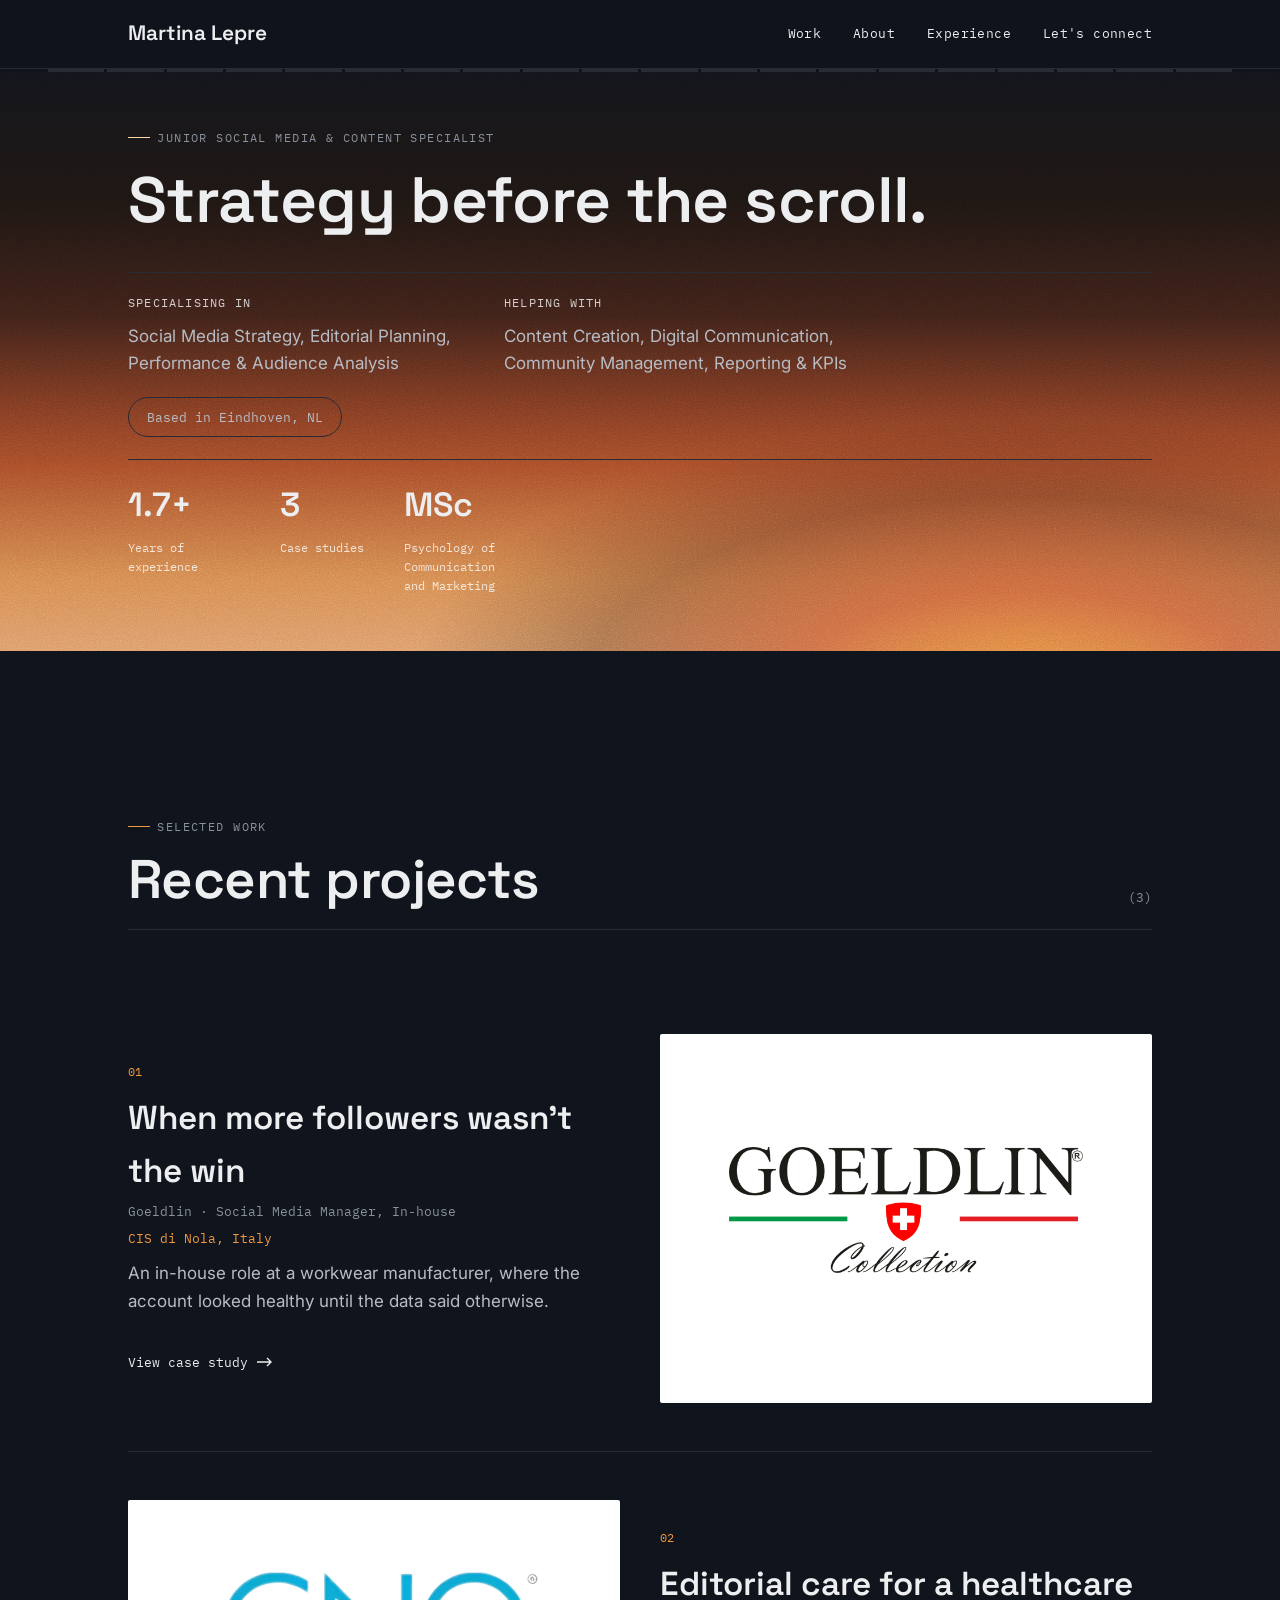
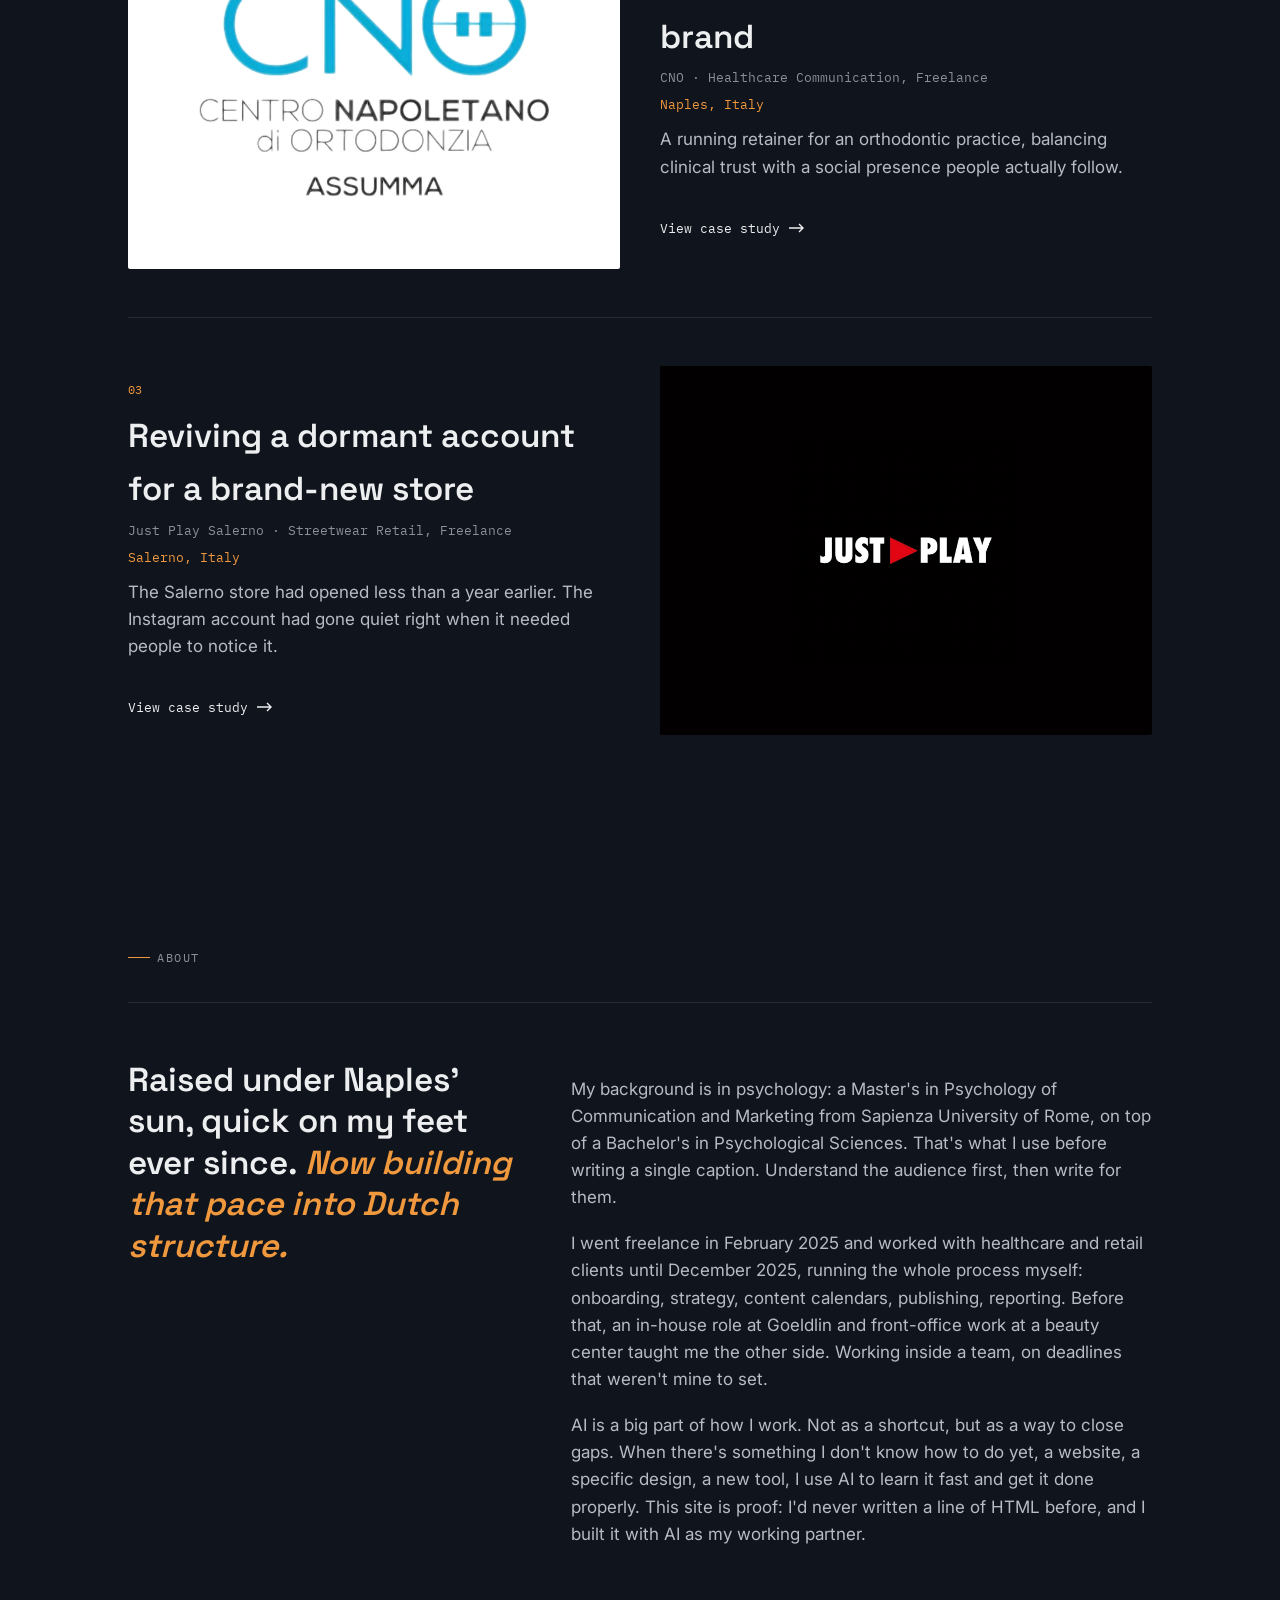
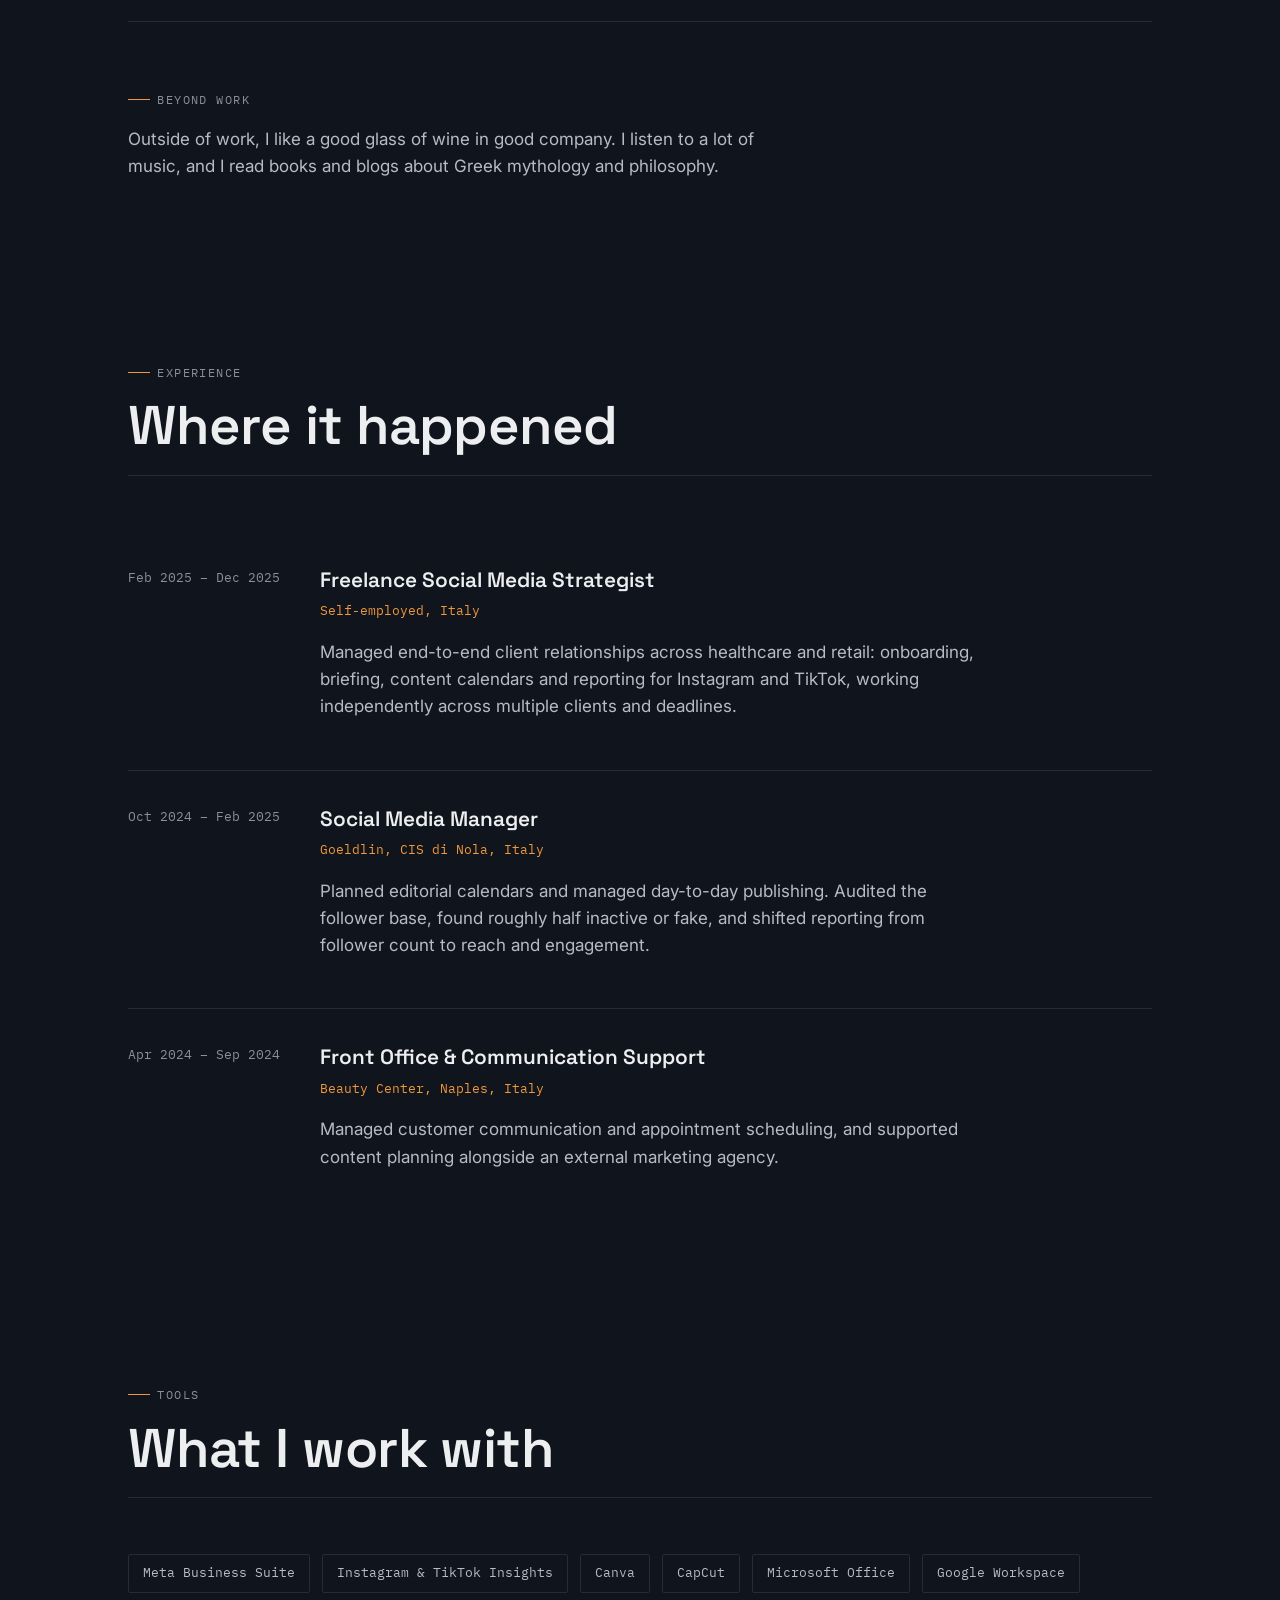
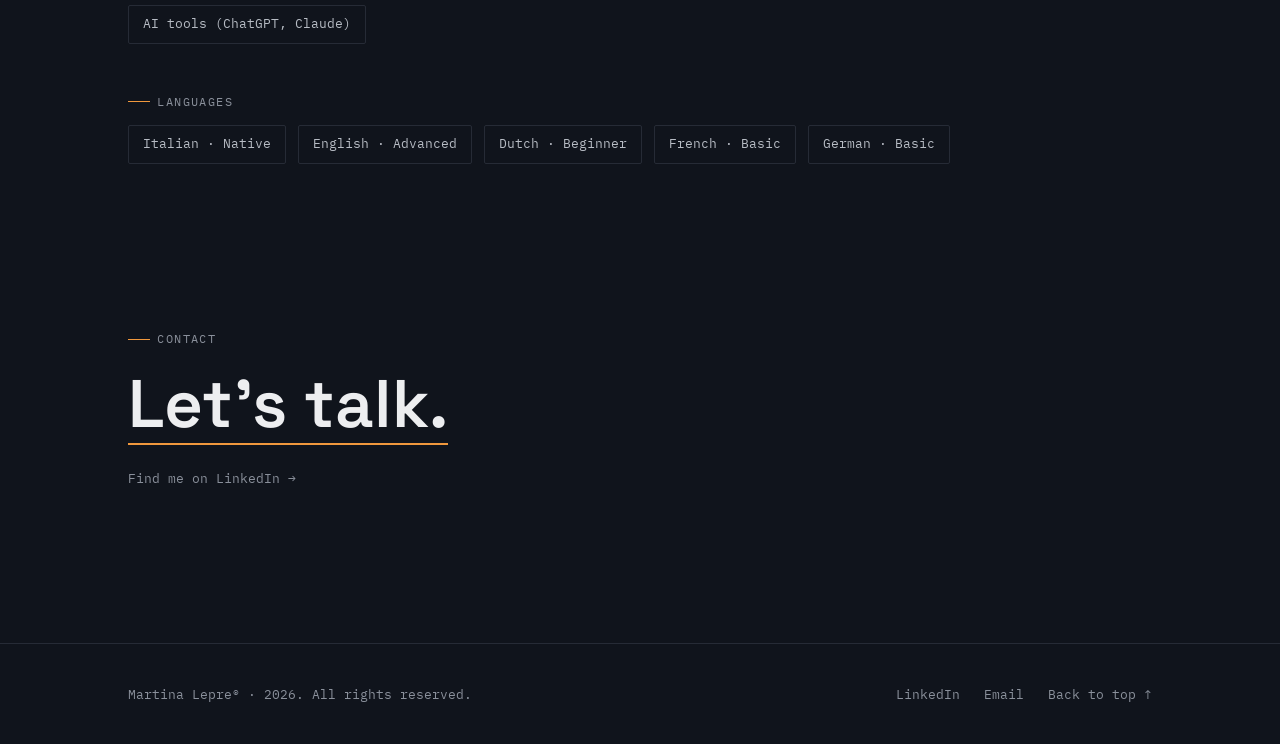
<file: index.html>
<!doctype html>
<html lang="en">
<head>
<meta charset="UTF-8">
<meta name="viewport" content="width=device-width, initial-scale=1">
<title>Martina Lepre · Junior Social Media & Content Specialist</title>
<meta name="description" content="Martina Lepre is a Junior Social Media & Content Specialist based in Eindhoven. Editorial planning, content strategy and audience analysis for healthcare and retail brands.">
<meta property="og:title" content="Martina Lepre · Junior Social Media & Content Specialist">
<meta property="og:description" content="Content that's planned like a system and written like a person.">
<meta property="og:type" content="website">
<link rel="stylesheet" href="css/style.css">
</head>
<body>

<nav class="nav" aria-label="Main">
  <div class="container">
      <a href="#hero" class="nav-name">Martina Lepre</a>
          <ul class="nav-links" id="navLinks">
                <li><a href="#work">Work</a></li>
                      <li><a href="#about">About</a></li>
                            <li><a href="#experience">Experience</a></li>
                                  <li><a href="mailto:martinalepre.smm@gmail.com">Let's connect</a></li>
                                      </ul>
                                          <button class="nav-toggle" aria-expanded="false" aria-controls="navLinks">Menu</button>
                                            </div>
                                            </nav>

                                            <div class="cadence" aria-hidden="true">
                                              <i></i><i></i><i></i><i></i><i></i><i></i><i></i><i></i><i></i><i></i>
                                                <i></i><i></i><i></i><i></i><i></i><i></i><i></i><i></i><i></i><i></i>
                                                </div>

                                                <main>


                                                    <header class="hero" id="hero">
                                                        <div class="container">
                                                              <p class="eyebrow reveal is-visible">Junior Social Media &amp; Content Specialist</p>
                                                                    <h1 class="display-xl reveal is-visible" style="margin-top:18px;">Strategy before the scroll.</h1>

                                                                          <div class="hero-divider reveal is-visible" style="margin-top:38px;"></div>

                                                                                <div class="hero-specs reveal is-visible">
                                                                                        <div class="spec-col">
                                                                                                  <p class="spec-label">Specialising in</p>
                                                                                                            <p class="spec-value">Social Media Strategy, Editorial Planning, Performance &amp; Audience Analysis</p>
                                                                                                                    </div>
                                                                                                                            <div class="spec-col">
                                                                                                                                      <p class="spec-label">Helping with</p>
                                                                                                                                                <p class="spec-value">Content Creation, Digital Communication, Community Management, Reporting &amp; KPIs</p>
                                                                                                                                                        </div>
                                                                                                                                                              </div>
                                                                                                                                                              
                                                                                                                                                                    <span class="hero-pill reveal is-visible">Based in Eindhoven, NL</span>
                                                                                                                                                                    
                                                                                                                                                                          <div class="hero-stats reveal is-visible">
                                                                                                                                                                                  <div class="stat"><span class="stat-num">1.7+</span><span class="stat-label">Years of experience</span></div>
                                                                                                                                                                                          <div class="stat"><span class="stat-num">3</span><span class="stat-label">Case studies</span></div>
                                                                                                                                                                                                  <div class="stat"><span class="stat-num">MSc</span><span class="stat-label">Psychology of Communication and Marketing</span></div>
                                                                                                                                                                                                        </div>
                                                                                                                                                                                                            </div>
                                                                                                                                                                                                              </header>
                                                                                                                                                                                                              
                                                                                                                                                                                                                <section id="work">
                                                                                                                                                                                                                    <div class="container">
                                                                                                                                                                                                                          <div class="section-head reveal">
                                                                                                                                                                                                                                  <div>
                                                                                                                                                                                                                                            <p class="eyebrow" style="margin-bottom:14px;">Selected Work</p>
                                                                                                                                                                                                                                                      <h2 class="display-lg">Recent projects</h2>
                                                                                                                                                                                                                                                              </div>
                                                                                                                                                                                                                                                                      <span class="section-count">(3)</span>
                                                                                                                                                                                                                                                                            </div>
                                                                                                                                                                                                                                                                            
                                                                                                                                                                                                                                                                                  <a href="work/goeldlin.html" class="work-row reveal">
                                                                                                                                                                                                                                                                                          <div class="work-visual on-white"><img src="images/logo-goeldlin.png" alt="Goeldlin logo"></div>
                                                                                                                                                                                                                                                                                                  <div>
                                                                                                                                                                                                                                                                                                            <span class="work-index">01</span>
                                                                                                                                                                                                                                                                                                                      <h3 class="work-title">When more followers wasn't the win</h3>
                                                                                                                                                                                                                                                                                                                                <span class="work-cat">Goeldlin · Social Media Manager, In-house</span>
                                                                                                                                                                                                                                                                                                                                          <span class="work-location">CIS di Nola, Italy</span>
                                                                                                                                                                                                                                                                                                                                                    <p class="work-desc">An in-house role at a workwear manufacturer, where the account looked healthy until the data said otherwise.</p>
                                                                                                                                                                                                                                                                                                                                                              <span class="work-arrow">View case study
                                                                                                                                                                                                                                                                                                                                                                          <svg width="16" height="10" viewBox="0 0 16 10" fill="none"><path d="M11 1L15 5L11 9M15 5H1" stroke="currentColor" stroke-width="1.4"/></svg>
                                                                                                                                                                                                                                                                                                                                                                                    </span>
                                                                                                                                                                                                                                                                                                                                                                                            </div>
                                                                                                                                                                                                                                                                                                                                                                                                  </a>
                                                                                                                                                                                                                                                                                                                                                                                                  
                                                                                                                                                                                                                                                                                                                                                                                                        <a href="work/cno.html" class="work-row reveal">
                                                                                                                                                                                                                                                                                                                                                                                                                <div class="work-visual on-white"><img src="images/logo-cno.png" alt="CNO logo"></div>
                                                                                                                                                                                                                                                                                                                                                                                                                        <div>
                                                                                                                                                                                                                                                                                                                                                                                                                                  <span class="work-index">02</span>
                                                                                                                                                                                                                                                                                                                                                                                                                                            <h3 class="work-title">Editorial care for a healthcare brand</h3>
                                                                                                                                                                                                                                                                                                                                                                                                                                                      <span class="work-cat">CNO · Healthcare Communication, Freelance</span>
                                                                                                                                                                                                                                                                                                                                                                                                                                                                <span class="work-location">Naples, Italy</span>
                                                                                                                                                                                                                                                                                                                                                                                                                                                                          <p class="work-desc">A running retainer for an orthodontic practice, balancing clinical trust with a social presence people actually follow.</p>
                                                                                                                                                                                                                                                                                                                                                                                                                                                                                    <span class="work-arrow">View case study
                                                                                                                                                                                                                                                                                                                                                                                                                                                                                                <svg width="16" height="10" viewBox="0 0 16 10" fill="none"><path d="M11 1L15 5L11 9M15 5H1" stroke="currentColor" stroke-width="1.4"/></svg>
                                                                                                                                                                                                                                                                                                                                                                                                                                                                                                          </span>
                                                                                                                                                                                                                                                                                                                                                                                                                                                                                                                  </div>
                                                                                                                                                                                                                                                                                                                                                                                                                                                                                                                        </a>
                                                                                                                                                                                                                                                                                                                                                                                                                                                                                                                        
                                                                                                                                                                                                                                                                                                                                                                                                                                                                                                                              <a href="work/just-play-salerno.html" class="work-row reveal">
                                                                                                                                                                                                                                                                                                                                                                                                                                                                                                                                      <div class="work-visual on-black"><img src="images/logo-justplay.png" alt="Just Play Salerno logo"></div>
                                                                                                                                                                                                                                                                                                                                                                                                                                                                                                                                              <div>
                                                                                                                                                                                                                                                                                                                                                                                                                                                                                                                                                        <span class="work-index">03</span>
                                                                                                                                                                                                                                                                                                                                                                                                                                                                                                                                                                  <h3 class="work-title">Reviving a dormant account for a brand-new store</h3>
                                                                                                                                                                                                                                                                                                                                                                                                                                                                                                                                                                            <span class="work-cat">Just Play Salerno · Streetwear Retail, Freelance</span>
                                                                                                                                                                                                                                                                                                                                                                                                                                                                                                                                                                                      <span class="work-location">Salerno, Italy</span>
                                                                                                                                                                                                                                                                                                                                                                                                                                                                                                                                                                                                <p class="work-desc">The Salerno store had opened less than a year earlier. The Instagram account had gone quiet right when it needed people to notice it.</p>
                                                                                                                                                                                                                                                                                                                                                                                                                                                                                                                                                                                                          <span class="work-arrow">View case study
                                                                                                                                                                                                                                                                                                                                                                                                                                                                                                                                                                                                                      <svg width="16" height="10" viewBox="0 0 16 10" fill="none"><path d="M11 1L15 5L11 9M15 5H1" stroke="currentColor" stroke-width="1.4"/></svg>
                                                                                                                                                                                                                                                                                                                                                                                                                                                                                                                                                                                                                                </span>
                                                                                                                                                                                                                                                                                                                                                                                                                                                                                                                                                                                                                                        </div>
                                                                                                                                                                                                                                                                                                                                                                                                                                                                                                                                                                                                                                              </a>
                                                                                                                                                                                                                                                                                                                                                                                                                                                                                                                                                                                                                                                  </div>
                                                                                                                                                                                                                                                                                                                                                                                                                                                                                                                                                                                                                                                    </section>
                                                                                                                                                                                                                                                                                                                                                                                                                                                                                                                                                                                                                                                    
                                                                                                                                                                                                                                                                                                                                                                                                                                                                                                                                                                                                                                                      <section id="about">
                                                                                                                                                                                                                                                                                                                                                                                                                                                                                                                                                                                                                                                          <div class="container">
                                                                                                                                                                                                                                                                                                                                                                                                                                                                                                                                                                                                                                                                <div class="section-head reveal">
                                                                                                                                                                                                                                                                                                                                                                                                                                                                                                                                                                                                                                                                        <div>
                                                                                                                                                                                                                                                                                                                                                                                                                                                                                                                                                                                                                                                                                  <p class="eyebrow" style="margin-bottom:14px;">About</p>
                                                                                                                                                                                                                                                                                                                                                                                                                                                                                                                                                                                                                                                                                          </div>
                                                                                                                                                                                                                                                                                                                                                                                                                                                                                                                                                                                                                                                                                                </div>
                                                                                                                                                                                                                                                                                                                                                                                                                                                                                                                                                                                                                                                                                                
                                                                                                                                                                                                                                                                                                                                                                                                                                                                                                                                                                                                                                                                                                      <div class="about-grid reveal">
                                                                                                                                                                                                                                                                                                                                                                                                                                                                                                                                                                                                                                                                                                              <div class="about-quote">Raised under Naples' sun, quick on my feet ever since. <em class="accent-text">Now building that pace into Dutch structure.</em></div>
                                                                                                                                                                                                                                                                                                                                                                                                                                                                                                                                                                                                                                                                                                                      <div class="about-body">
                                                                                                                                                                                                                                                                                                                                                                                                                                                                                                                                                                                                                                                                                                                                <p>My background is in psychology: a Master's in Psychology of Communication and Marketing from Sapienza University of Rome, on top of a Bachelor's in Psychological Sciences. That's what I use before writing a single caption. Understand the audience first, then write for them.</p>
                                                                                                                                                                                                                                                                                                                                                                                                                                                                                                                                                                                                                                                                                                                                          <p>I went freelance in February 2025 and worked with healthcare and retail clients until December 2025, running the whole process myself: onboarding, strategy, content calendars, publishing, reporting. Before that, an in-house role at Goeldlin and front-office work at a beauty center taught me the other side. Working inside a team, on deadlines that weren't mine to set.</p>
                                                                                                                                                                                                                                                                                                                                                                                                                                                                                                                                                                                                                                                                                                                                                    <p>AI is a big part of how I work. Not as a shortcut, but as a way to close gaps. When there's something I don't know how to do yet, a website, a specific design, a new tool, I use AI to learn it fast and get it done properly. This site is proof: I'd never written a line of HTML before, and I built it with AI as my working partner.</p>
                                                                                                                                                                                                                                                                                                                                                                                                                                                                                                                                                                                                                                                                                                                                                            </div>
                                                                                                                                                                                                                                                                                                                                                                                                                                                                                                                                                                                                                                                                                                                                                                  </div>
                                                                                                                                                                                                                                                                                                                                                                                                                                                                                                                                                                                                                                                                                                                                                                  
                                                                                                                                                                                                                                                                                                                                                                                                                                                                                                                                                                                                                                                                                                                                                                        <div class="beyond reveal">
                                                                                                                                                                                                                                                                                                                                                                                                                                                                                                                                                                                                                                                                                                                                                                                <p class="eyebrow" style="margin-bottom:14px;">Beyond work</p>
                                                                                                                                                                                                                                                                                                                                                                                                                                                                                                                                                                                                                                                                                                                                                                                        <div class="about-body">
                                                                                                                                                                                                                                                                                                                                                                                                                                                                                                                                                                                                                                                                                                                                                                                                  <p>Outside of work, I like a good glass of wine in good company. I listen to a lot of music, and I read books and blogs about Greek mythology and philosophy.</p>
                                                                                                                                                                                                                                                                                                                                                                                                                                                                                                                                                                                                                                                                                                                                                                                                          </div>
                                                                                                                                                                                                                                                                                                                                                                                                                                                                                                                                                                                                                                                                                                                                                                                                                </div>
                                                                                                                                                                                                                                                                                                                                                                                                                                                                                                                                                                                                                                                                                                                                                                                                                    </div>
                                                                                                                                                                                                                                                                                                                                                                                                                                                                                                                                                                                                                                                                                                                                                                                                                      </section>
                                                                                                                                                                                                                                                                                                                                                                                                                                                                                                                                                                                                                                                                                                                                                                                                                      
                                                                                                                                                                                                                                                                                                                                                                                                                                                                                                                                                                                                                                                                                                                                                                                                                        <section id="experience">
                                                                                                                                                                                                                                                                                                                                                                                                                                                                                                                                                                                                                                                                                                                                                                                                                            <div class="container">
                                                                                                                                                                                                                                                                                                                                                                                                                                                                                                                                                                                                                                                                                                                                                                                                                                  <div class="section-head reveal">
                                                                                                                                                                                                                                                                                                                                                                                                                                                                                                                                                                                                                                                                                                                                                                                                                                          <div>
                                                                                                                                                                                                                                                                                                                                                                                                                                                                                                                                                                                                                                                                                                                                                                                                                                                    <p class="eyebrow" style="margin-bottom:14px;">Experience</p>
                                                                                                                                                                                                                                                                                                                                                                                                                                                                                                                                                                                                                                                                                                                                                                                                                                                              <h2 class="display-lg">Where it happened</h2>
                                                                                                                                                                                                                                                                                                                                                                                                                                                                                                                                                                                                                                                                                                                                                                                                                                                                      </div>
                                                                                                                                                                                                                                                                                                                                                                                                                                                                                                                                                                                                                                                                                                                                                                                                                                                                            </div>
                                                                                                                                                                                                                                                                                                                                                                                                                                                                                                                                                                                                                                                                                                                                                                                                                                                                            
                                                                                                                                                                                                                                                                                                                                                                                                                                                                                                                                                                                                                                                                                                                                                                                                                                                                                  <div class="exp-row reveal">
                                                                                                                                                                                                                                                                                                                                                                                                                                                                                                                                                                                                                                                                                                                                                                                                                                                                                          <div class="exp-dates">Feb 2025 – Dec 2025</div>
                                                                                                                                                                                                                                                                                                                                                                                                                                                                                                                                                                                                                                                                                                                                                                                                                                                                                                  <div>
                                                                                                                                                                                                                                                                                                                                                                                                                                                                                                                                                                                                                                                                                                                                                                                                                                                                                                            <h3 class="exp-role">Freelance Social Media Strategist</h3>
                                                                                                                                                                                                                                                                                                                                                                                                                                                                                                                                                                                                                                                                                                                                                                                                                                                                                                                      <div class="exp-org">Self-employed, Italy</div>
                                                                                                                                                                                                                                                                                                                                                                                                                                                                                                                                                                                                                                                                                                                                                                                                                                                                                                                                <p class="exp-desc">Managed end-to-end client relationships across healthcare and retail: onboarding, briefing, content calendars and reporting for Instagram and TikTok, working independently across multiple clients and deadlines.</p>
                                                                                                                                                                                                                                                                                                                                                                                                                                                                                                                                                                                                                                                                                                                                                                                                                                                                                                                                        </div>
                                                                                                                                                                                                                                                                                                                                                                                                                                                                                                                                                                                                                                                                                                                                                                                                                                                                                                                                              </div>
                                                                                                                                                                                                                                                                                                                                                                                                                                                                                                                                                                                                                                                                                                                                                                                                                                                                                                                                              
                                                                                                                                                                                                                                                                                                                                                                                                                                                                                                                                                                                                                                                                                                                                                                                                                                                                                                                                                    <div class="exp-row reveal">
                                                                                                                                                                                                                                                                                                                                                                                                                                                                                                                                                                                                                                                                                                                                                                                                                                                                                                                                                            <div class="exp-dates">Oct 2024 – Feb 2025</div>
                                                                                                                                                                                                                                                                                                                                                                                                                                                                                                                                                                                                                                                                                                                                                                                                                                                                                                                                                                    <div>
                                                                                                                                                                                                                                                                                                                                                                                                                                                                                                                                                                                                                                                                                                                                                                                                                                                                                                                                                                              <h3 class="exp-role">Social Media Manager</h3>
                                                                                                                                                                                                                                                                                                                                                                                                                                                                                                                                                                                                                                                                                                                                                                                                                                                                                                                                                                                        <div class="exp-org">Goeldlin, CIS di Nola, Italy</div>
                                                                                                                                                                                                                                                                                                                                                                                                                                                                                                                                                                                                                                                                                                                                                                                                                                                                                                                                                                                                  <p class="exp-desc">Planned editorial calendars and managed day-to-day publishing. Audited the follower base, found roughly half inactive or fake, and shifted reporting from follower count to reach and engagement.</p>
                                                                                                                                                                                                                                                                                                                                                                                                                                                                                                                                                                                                                                                                                                                                                                                                                                                                                                                                                                                                          </div>
                                                                                                                                                                                                                                                                                                                                                                                                                                                                                                                                                                                                                                                                                                                                                                                                                                                                                                                                                                                                                </div>
                                                                                                                                                                                                                                                                                                                                                                                                                                                                                                                                                                                                                                                                                                                                                                                                                                                                                                                                                                                                                
                                                                                                                                                                                                                                                                                                                                                                                                                                                                                                                                                                                                                                                                                                                                                                                                                                                                                                                                                                                                                      <div class="exp-row reveal">
                                                                                                                                                                                                                                                                                                                                                                                                                                                                                                                                                                                                                                                                                                                                                                                                                                                                                                                                                                                                                              <div class="exp-dates">Apr 2024 – Sep 2024</div>
                                                                                                                                                                                                                                                                                                                                                                                                                                                                                                                                                                                                                                                                                                                                                                                                                                                                                                                                                                                                                                      <div>
                                                                                                                                                                                                                                                                                                                                                                                                                                                                                                                                                                                                                                                                                                                                                                                                                                                                                                                                                                                                                                                <h3 class="exp-role">Front Office &amp; Communication Support</h3>
                                                                                                                                                                                                                                                                                                                                                                                                                                                                                                                                                                                                                                                                                                                                                                                                                                                                                                                                                                                                                                                          <div class="exp-org">Beauty Center, Naples, Italy</div>
                                                                                                                                                                                                                                                                                                                                                                                                                                                                                                                                                                                                                                                                                                                                                                                                                                                                                                                                                                                                                                                                    <p class="exp-desc">Managed customer communication and appointment scheduling, and supported content planning alongside an external marketing agency.</p>
                                                                                                                                                                                                                                                                                                                                                                                                                                                                                                                                                                                                                                                                                                                                                                                                                                                                                                                                                                                                                                                                            </div>
                                                                                                                                                                                                                                                                                                                                                                                                                                                                                                                                                                                                                                                                                                                                                                                                                                                                                                                                                                                                                                                                                  </div>
                                                                                                                                                                                                                                                                                                                                                                                                                                                                                                                                                                                                                                                                                                                                                                                                                                                                                                                                                                                                                                                                                      </div>
                                                                                                                                                                                                                                                                                                                                                                                                                                                                                                                                                                                                                                                                                                                                                                                                                                                                                                                                                                                                                                                                                        </section>
                                                                                                                                                                                                                                                                                                                                                                                                                                                                                                                                                                                                                                                                                                                                                                                                                                                                                                                                                                                                                                                                                        
                                                                                                                                                                                                                                                                                                                                                                                                                                                                                                                                                                                                                                                                                                                                                                                                                                                                                                                                                                                                                                                                                          <section id="tools">
                                                                                                                                                                                                                                                                                                                                                                                                                                                                                                                                                                                                                                                                                                                                                                                                                                                                                                                                                                                                                                                                                              <div class="container">
                                                                                                                                                                                                                                                                                                                                                                                                                                                                                                                                                                                                                                                                                                                                                                                                                                                                                                                                                                                                                                                                                                    <div class="section-head reveal">
                                                                                                                                                                                                                                                                                                                                                                                                                                                                                                                                                                                                                                                                                                                                                                                                                                                                                                                                                                                                                                                                                                            <div>
                                                                                                                                                                                                                                                                                                                                                                                                                                                                                                                                                                                                                                                                                                                                                                                                                                                                                                                                                                                                                                                                                                                      <p class="eyebrow" style="margin-bottom:14px;">Tools</p>
                                                                                                                                                                                                                                                                                                                                                                                                                                                                                                                                                                                                                                                                                                                                                                                                                                                                                                                                                                                                                                                                                                                                <h2 class="display-lg">What I work with</h2>
                                                                                                                                                                                                                                                                                                                                                                                                                                                                                                                                                                                                                                                                                                                                                                                                                                                                                                                                                                                                                                                                                                                                        </div>
                                                                                                                                                                                                                                                                                                                                                                                                                                                                                                                                                                                                                                                                                                                                                                                                                                                                                                                                                                                                                                                                                                                                              </div>
                                                                                                                                                                                                                                                                                                                                                                                                                                                                                                                                                                                                                                                                                                                                                                                                                                                                                                                                                                                                                                                                                                                                                    <div class="tools-list reveal">
                                                                                                                                                                                                                                                                                                                                                                                                                                                                                                                                                                                                                                                                                                                                                                                                                                                                                                                                                                                                                                                                                                                                                            <span class="tool-chip">Meta Business Suite</span>
                                                                                                                                                                                                                                                                                                                                                                                                                                                                                                                                                                                                                                                                                                                                                                                                                                                                                                                                                                                                                                                                                                                                                                    <span class="tool-chip">Instagram &amp; TikTok Insights</span>
                                                                                                                                                                                                                                                                                                                                                                                                                                                                                                                                                                                                                                                                                                                                                                                                                                                                                                                                                                                                                                                                                                                                                                            <span class="tool-chip">Canva</span>
                                                                                                                                                                                                                                                                                                                                                                                                                                                                                                                                                                                                                                                                                                                                                                                                                                                                                                                                                                                                                                                                                                                                                                                    <span class="tool-chip">CapCut</span>
                                                                                                                                                                                                                                                                                                                                                                                                                                                                                                                                                                                                                                                                                                                                                                                                                                                                                                                                                                                                                                                                                                                                                                                            <span class="tool-chip">Microsoft Office</span>
                                                                                                                                                                                                                                                                                                                                                                                                                                                                                                                                                                                                                                                                                                                                                                                                                                                                                                                                                                                                                                                                                                                                                                                                    <span class="tool-chip">Google Workspace</span>
                                                                                                                                                                                                                                                                                                                                                                                                                                                                                                                                                                                                                                                                                                                                                                                                                                                                                                                                                                                                                                                                                                                                                                                                            <span class="tool-chip">AI tools (ChatGPT, Claude)</span>
                                                                                                                                                                                                                                                                                                                                                                                                                                                                                                                                                                                                                                                                                                                                                                                                                                                                                                                                                                                                                                                                                                                                                                                                                  </div>
                                                                                                                                                                                                                                                                                                                                                                                                                                                                                                                                                                                                                                                                                                                                                                                                                                                                                                                                                                                                                                                                                                                                                                                                                  
                                                                                                                                                                                                                                                                                                                                                                                                                                                                                                                                                                                                                                                                                                                                                                                                                                                                                                                                                                                                                                                                                                                                                                                                                        <p class="eyebrow reveal" style="margin-top:48px; margin-bottom:14px;">Languages</p>
                                                                                                                                                                                                                                                                                                                                                                                                                                                                                                                                                                                                                                                                                                                                                                                                                                                                                                                                                                                                                                                                                                                                                                                                                              <div class="tools-list reveal">
                                                                                                                                                                                                                                                                                                                                                                                                                                                                                                                                                                                                                                                                                                                                                                                                                                                                                                                                                                                                                                                                                                                                                                                                                                      <span class="tool-chip">Italian · Native</span>
                                                                                                                                                                                                                                                                                                                                                                                                                                                                                                                                                                                                                                                                                                                                                                                                                                                                                                                                                                                                                                                                                                                                                                                                                                              <span class="tool-chip">English · Advanced</span>
                                                                                                                                                                                                                                                                                                                                                                                                                                                                                                                                                                                                                                                                                                                                                                                                                                                                                                                                                                                                                                                                                                                                                                                                                                                      <span class="tool-chip">Dutch · Beginner</span>
                                                                                                                                                                                                                                                                                                                                                                                                                                                                                                                                                                                                                                                                                                                                                                                                                                                                                                                                                                                                                                                                                                                                                                                                                                                              <span class="tool-chip">French · Basic</span>
                                                                                                                                                                                                                                                                                                                                                                                                                                                                                                                                                                                                                                                                                                                                                                                                                                                                                                                                                                                                                                                                                                                                                                                                                                                                      <span class="tool-chip">German · Basic</span>
                                                                                                                                                                                                                                                                                                                                                                                                                                                                                                                                                                                                                                                                                                                                                                                                                                                                                                                                                                                                                                                                                                                                                                                                                                                                            </div>
                                                                                                                                                                                                                                                                                                                                                                                                                                                                                                                                                                                                                                                                                                                                                                                                                                                                                                                                                                                                                                                                                                                                                                                                                                                                                </div>
                                                                                                                                                                                                                                                                                                                                                                                                                                                                                                                                                                                                                                                                                                                                                                                                                                                                                                                                                                                                                                                                                                                                                                                                                                                                                  </section>
                                                                                                                                                                                                                                                                                                                                                                                                                                                                                                                                                                                                                                                                                                                                                                                                                                                                                                                                                                                                                                                                                                                                                                                                                                                                                  
                                                                                                                                                                                                                                                                                                                                                                                                                                                                                                                                                                                                                                                                                                                                                                                                                                                                                                                                                                                                                                                                                                                                                                                                                                                                                    <section id="contact">
                                                                                                                                                                                                                                                                                                                                                                                                                                                                                                                                                                                                                                                                                                                                                                                                                                                                                                                                                                                                                                                                                                                                                                                                                                                                                        <div class="container cta">
                                                                                                                                                                                                                                                                                                                                                                                                                                                                                                                                                                                                                                                                                                                                                                                                                                                                                                                                                                                                                                                                                                                                                                                                                                                                                              <p class="eyebrow reveal" style="margin-bottom:20px;">Contact</p>
                                                                                                                                                                                                                                                                                                                                                                                                                                                                                                                                                                                                                                                                                                                                                                                                                                                                                                                                                                                                                                                                                                                                                                                                                                                                                                    <a href="mailto:martinalepre.smm@gmail.com" class="cta-link reveal">Let's talk.</a>
                                                                                                                                                                                                                                                                                                                                                                                                                                                                                                                                                                                                                                                                                                                                                                                                                                                                                                                                                                                                                                                                                                                                                                                                                                                                                                          <div class="cta-sub reveal">
                                                                                                                                                                                                                                                                                                                                                                                                                                                                                                                                                                                                                                                                                                                                                                                                                                                                                                                                                                                                                                                                                                                                                                                                                                                                                                                  <a href="https://www.linkedin.com/in/martina-lepre-69aa9328b/" target="_blank" rel="noopener">Find me on LinkedIn →</a>
                                                                                                                                                                                                                                                                                                                                                                                                                                                                                                                                                                                                                                                                                                                                                                                                                                                                                                                                                                                                                                                                                                                                                                                                                                                                                                                        </div>
                                                                                                                                                                                                                                                                                                                                                                                                                                                                                                                                                                                                                                                                                                                                                                                                                                                                                                                                                                                                                                                                                                                                                                                                                                                                                                                            </div>
                                                                                                                                                                                                                                                                                                                                                                                                                                                                                                                                                                                                                                                                                                                                                                                                                                                                                                                                                                                                                                                                                                                                                                                                                                                                                                                              </section>
                                                                                                                                                                                                                                                                                                                                                                                                                                                                                                                                                                                                                                                                                                                                                                                                                                                                                                                                                                                                                                                                                                                                                                                                                                                                                                                              
                                                                                                                                                                                                                                                                                                                                                                                                                                                                                                                                                                                                                                                                                                                                                                                                                                                                                                                                                                                                                                                                                                                                                                                                                                                                                                                              </main>
                                                                                                                                                                                                                                                                                                                                                                                                                                                                                                                                                                                                                                                                                                                                                                                                                                                                                                                                                                                                                                                                                                                                                                                                                                                                                                                              
                                                                                                                                                                                                                                                                                                                                                                                                                                                                                                                                                                                                                                                                                                                                                                                                                                                                                                                                                                                                                                                                                                                                                                                                                                                                                                                              <footer>
                                                                                                                                                                                                                                                                                                                                                                                                                                                                                                                                                                                                                                                                                                                                                                                                                                                                                                                                                                                                                                                                                                                                                                                                                                                                                                                                <div class="container footer-row">
                                                                                                                                                                                                                                                                                                                                                                                                                                                                                                                                                                                                                                                                                                                                                                                                                                                                                                                                                                                                                                                                                                                                                                                                                                                                                                                                    <div>Martina Lepre® · <span data-year>2026</span>. All rights reserved.</div>
                                                                                                                                                                                                                                                                                                                                                                                                                                                                                                                                                                                                                                                                                                                                                                                                                                                                                                                                                                                                                                                                                                                                                                                                                                                                                                                                        <div class="footer-links">
                                                                                                                                                                                                                                                                                                                                                                                                                                                                                                                                                                                                                                                                                                                                                                                                                                                                                                                                                                                                                                                                                                                                                                                                                                                                                                                                              <a href="https://www.linkedin.com/in/martina-lepre-69aa9328b/" target="_blank" rel="noopener">LinkedIn</a>
                                                                                                                                                                                                                                                                                                                                                                                                                                                                                                                                                                                                                                                                                                                                                                                                                                                                                                                                                                                                                                                                                                                                                                                                                                                                                                                                                    <a href="mailto:martinalepre.smm@gmail.com">Email</a>
                                                                                                                                                                                                                                                                                                                                                                                                                                                                                                                                                                                                                                                                                                                                                                                                                                                                                                                                                                                                                                                                                                                                                                                                                                                                                                                                                          <span class="back-top">Back to top ↑</span>
                                                                                                                                                                                                                                                                                                                                                                                                                                                                                                                                                                                                                                                                                                                                                                                                                                                                                                                                                                                                                                                                                                                                                                                                                                                                                                                                                              </div>
                                                                                                                                                                                                                                                                                                                                                                                                                                                                                                                                                                                                                                                                                                                                                                                                                                                                                                                                                                                                                                                                                                                                                                                                                                                                                                                                                                </div>
                                                                                                                                                                                                                                                                                                                                                                                                                                                                                                                                                                                                                                                                                                                                                                                                                                                                                                                                                                                                                                                                                                                                                                                                                                                                                                                                                                </footer>
                                                                                                                                                                                                                                                                                                                                                                                                                                                                                                                                                                                                                                                                                                                                                                                                                                                                                                                                                                                                                                                                                                                                                                                                                                                                                                                                                                
                                                                                                                                                                                                                                                                                                                                                                                                                                                                                                                                                                                                                                                                                                                                                                                                                                                                                                                                                                                                                                                                                                                                                                                                                                                                                                                                                                <script src="js/main.js"></script>
                                                                                                                                                                                                                                                                                                                                                                                                                                                                                                                                                                                                                                                                                                                                                                                                                                                                                                                                                                                                                                                                                                                                                                                                                                                                                                                                                                </body>
                                                                                                                                                                                                                                                                                                                                                                                                                                                                                                                                                                                                                                                                                                                                                                                                                                                                                                                                                                                                                                                                                                                                                                                                                                                                                                                                                                </html>
</file>
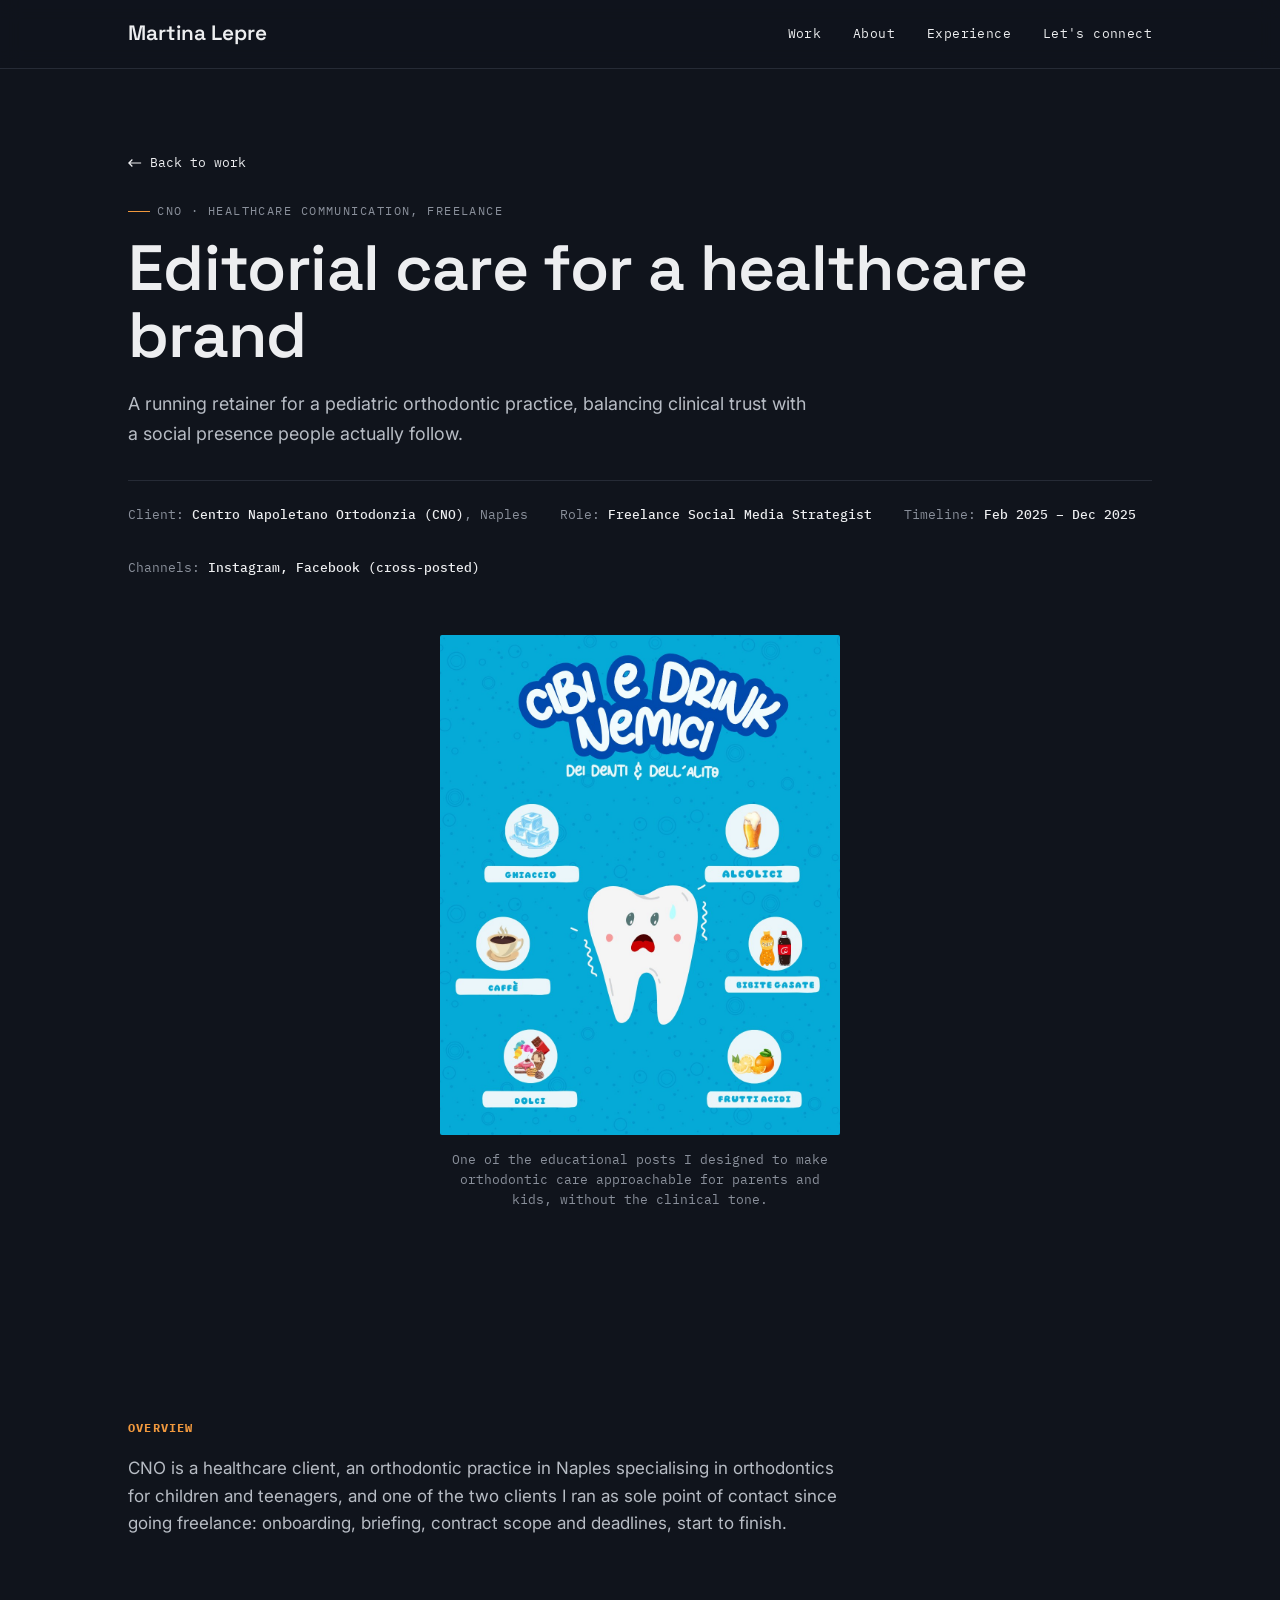
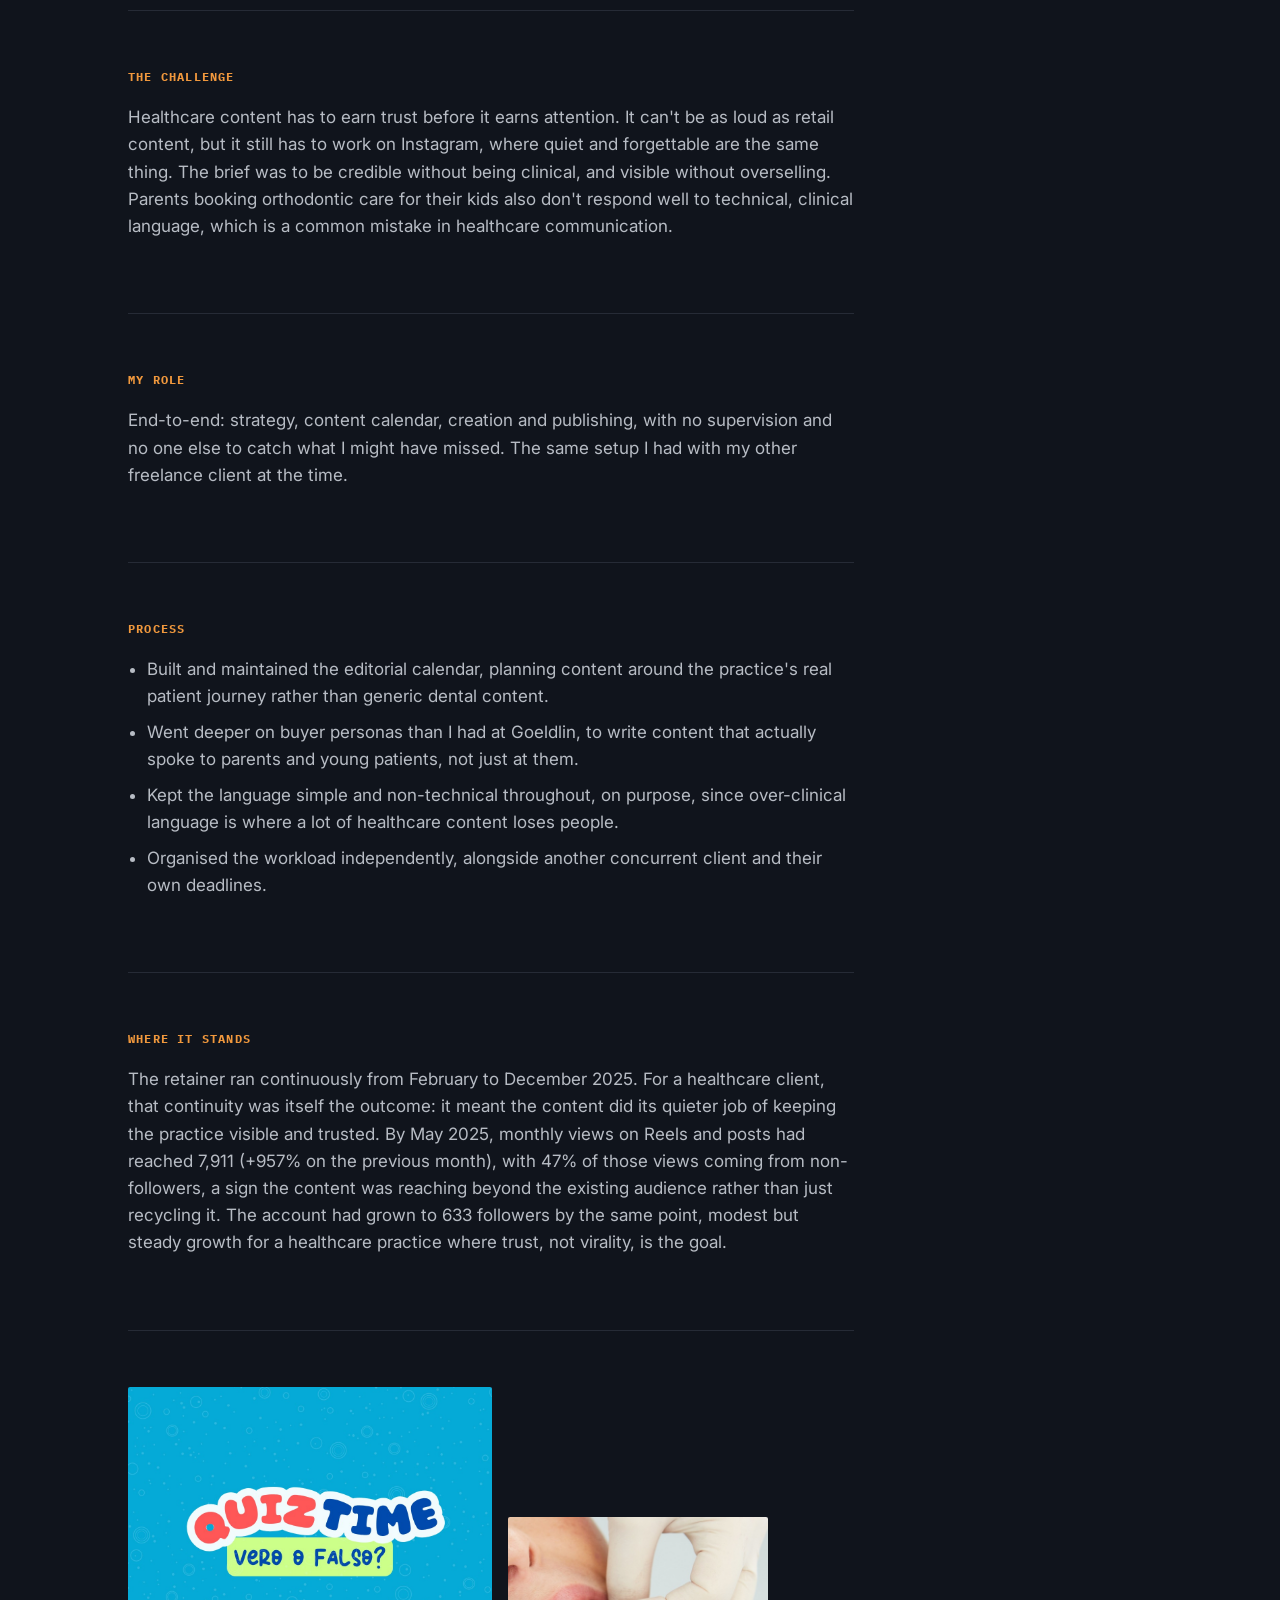
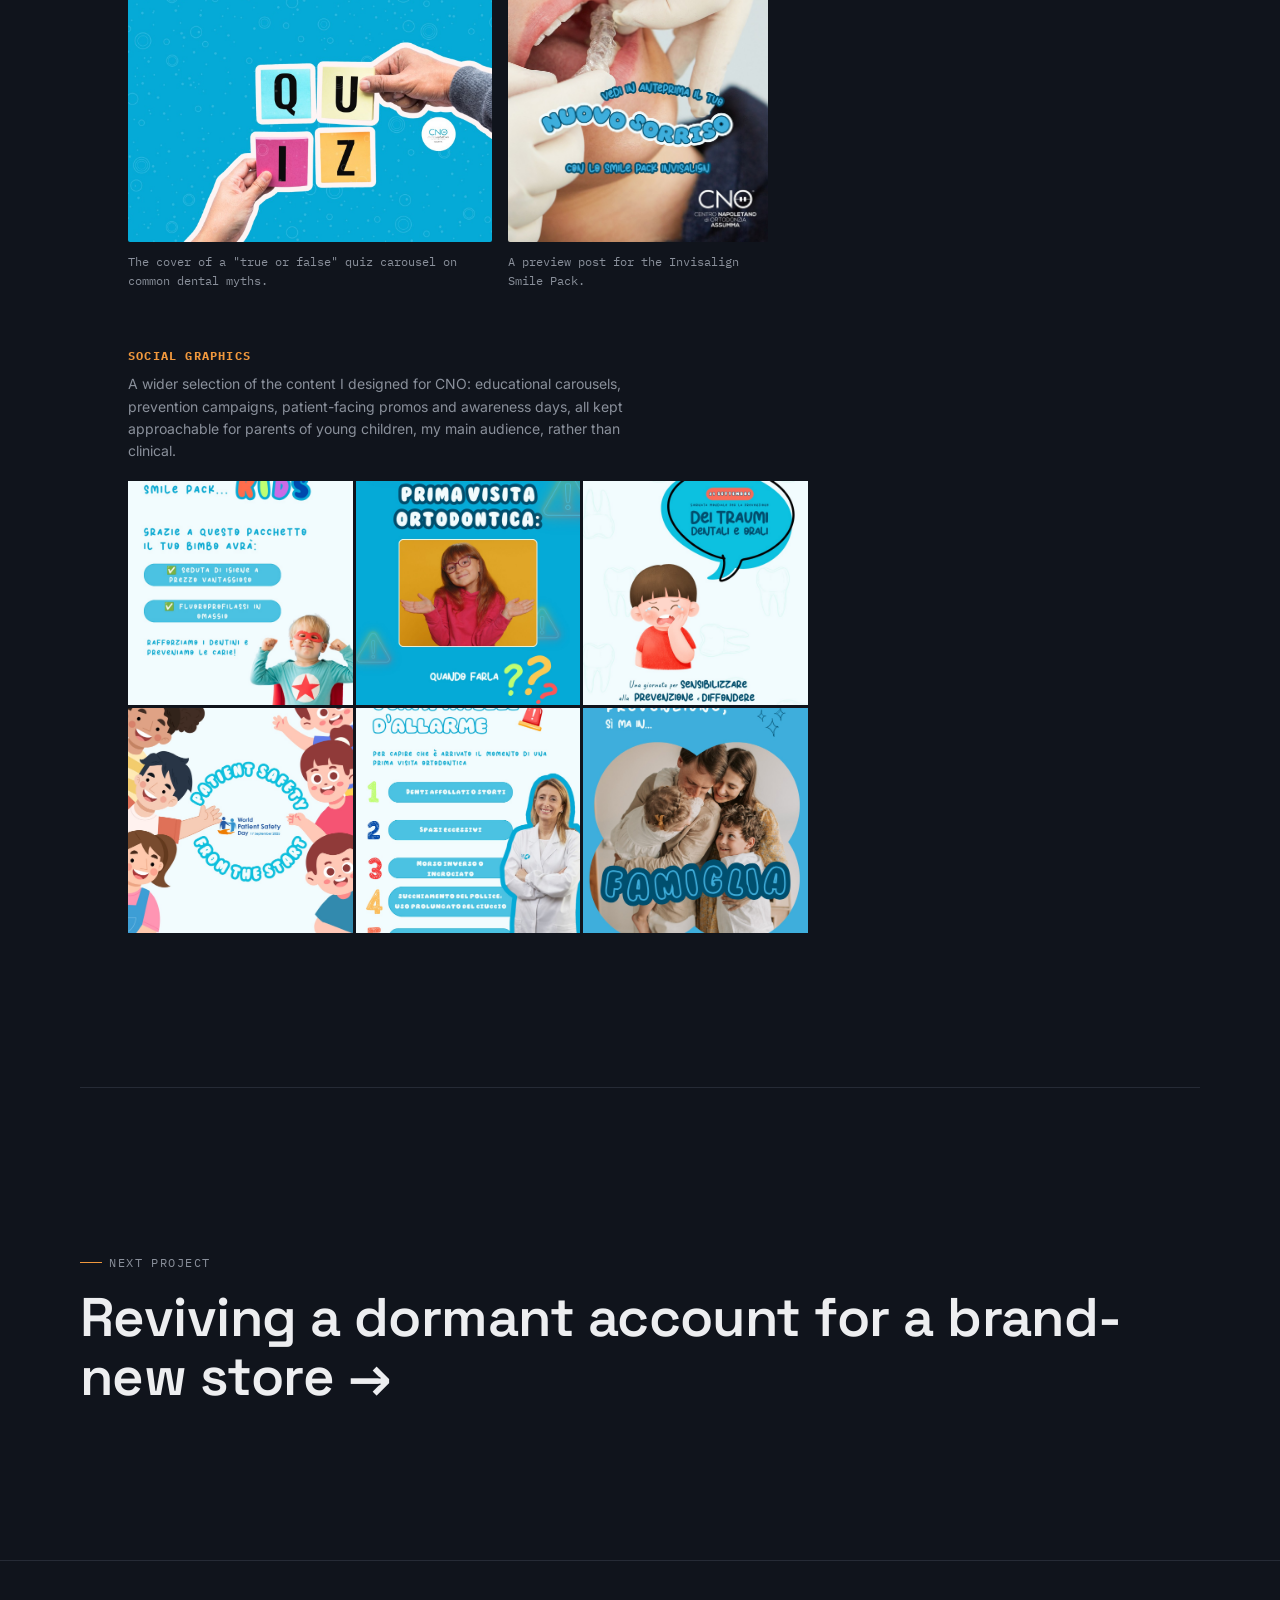
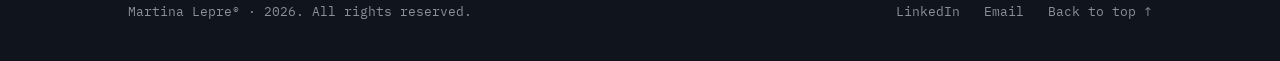
<file: cno.html>
<!doctype html>
<html lang="en">
<head>
<meta charset="UTF-8">
<meta name="viewport" content="width=device-width, initial-scale=1">
<title>CNO · Martina Lepre</title>
<meta name="description" content="Case study: ongoing content and editorial planning for CNO, an orthodontic healthcare practice in Naples.">
<link rel="stylesheet" href="../css/style.css">
</head>
<body>

<nav class="nav" aria-label="Main">
  <div class="container">
    <a href="../index.html" class="nav-name">Martina Lepre</a>
    <ul class="nav-links" id="navLinks">
      <li><a href="../index.html#work">Work</a></li>
      <li><a href="../index.html#about">About</a></li>
      <li><a href="../index.html#experience">Experience</a></li>
      <li><a href="mailto:martinalepre.smm@gmail.com">Let's connect</a></li>
    </ul>
    <button class="nav-toggle" aria-expanded="false" aria-controls="navLinks">Menu</button>
  </div>
</nav>

<main>
  <header class="cs-hero">
    <div class="container">
      <a href="../index.html#work" class="back-link reveal is-visible">
        <svg width="14" height="10" viewBox="0 0 16 10" fill="none"><path d="M5 1L1 5L5 9M1 5H15" stroke="currentColor" stroke-width="1.4"/></svg>
        Back to work
      </a>
      <p class="eyebrow reveal is-visible" style="margin-top:20px;">CNO · Healthcare Communication, Freelance</p>
      <h1 class="display-xl reveal is-visible" style="margin-top:14px;">Editorial care for a healthcare brand</h1>
      <p class="lede reveal is-visible" style="margin-top:20px;">A running retainer for a pediatric orthodontic practice, balancing clinical trust with a social presence people actually follow.</p>

      <div class="cs-meta reveal is-visible">
        <div>Client: <strong>Centro Napoletano Ortodonzia (CNO)</strong>, Naples</div>
        <div>Role: <strong>Freelance Social Media Strategist</strong></div>
        <div>Timeline: <strong>Feb 2025 – Dec 2025</strong></div>
        <div>Channels: <strong>Instagram, Facebook (cross-posted)</strong></div>
      </div>
    </div>
    <div class="container">
      <div class="cs-feature reveal">
        <img src="../images/cno-graphic-2.jpg" alt="CNO educational graphic: foods and drinks that harm teeth and breath">
        <p class="cs-feature-cap">One of the educational posts I designed to make orthodontic care approachable for parents and kids, without the clinical tone.</p>
      </div>
    </div>
  </header>

  <section>
    <div class="container">
      <div class="cs-block reveal">
        <h2>Overview</h2>
        <p>CNO is a healthcare client, an orthodontic practice in Naples specialising in orthodontics for children and teenagers, and one of the two clients I ran as sole point of contact since going freelance: onboarding, briefing, contract scope and deadlines, start to finish.</p>
      </div>

      <div class="cs-block reveal">
        <h2>The Challenge</h2>
        <p>Healthcare content has to earn trust before it earns attention. It can't be as loud as retail content, but it still has to work on Instagram, where quiet and forgettable are the same thing. The brief was to be credible without being clinical, and visible without overselling. Parents booking orthodontic care for their kids also don't respond well to technical, clinical language, which is a common mistake in healthcare communication.</p>
      </div>

      <div class="cs-block reveal">
        <h2>My Role</h2>
        <p>End-to-end: strategy, content calendar, creation and publishing, with no supervision and no one else to catch what I might have missed. The same setup I had with my other freelance client at the time.</p>
      </div>

      <div class="cs-block reveal">
        <h2>Process</h2>
        <ul>
          <li>Built and maintained the editorial calendar, planning content around the practice's real patient journey rather than generic dental content.</li>
          <li>Went deeper on buyer personas than I had at Goeldlin, to write content that actually spoke to parents and young patients, not just at them.</li>
          <li>Kept the language simple and non-technical throughout, on purpose, since over-clinical language is where a lot of healthcare content loses people.</li>
          <li>Organised the workload independently, alongside another concurrent client and their own deadlines.</li>
        </ul>
      </div>


      <div class="cs-block reveal">
        <h2>Where it stands</h2>
        <p>The retainer ran continuously from February to December 2025. For a healthcare client, that continuity was itself the outcome: it meant the content did its quieter job of keeping the practice visible and trusted. By May 2025, monthly views on Reels and posts had reached 7,911 (+957% on the previous month), with 47% of those views coming from non-followers, a sign the content was reaching beyond the existing audience rather than just recycling it. The account had grown to 633 followers by the same point, modest but steady growth for a healthcare practice where trust, not virality, is the goal.</p>
      </div>

      <div class="cs-duo reveal">
        <figure>
          <img src="../images/cno-orig-quiztime.jpg" alt="CNO Instagram carousel cover: dental myths quiz, true or false">
          <figcaption>The cover of a "true or false" quiz carousel on common dental myths.</figcaption>
        </figure>
        <figure>
          <img src="../images/cno-orig-invisalign.jpg" alt="CNO graphic previewing a patient's new smile with Invisalign">
          <figcaption>A preview post for the Invisalign Smile Pack.</figcaption>
        </figure>
      </div>

      <div class="cs-graphics reveal">
        <h2>Social graphics</h2>
        <p class="cs-graphics-note">A wider selection of the content I designed for CNO: educational carousels, prevention campaigns, patient-facing promos and awareness days, all kept approachable for parents of young children, my main audience, rather than clinical.</p>
        <div class="cs-graphics-editorial">
          <img src="../images/cno-orig-smilepackkids.jpg" alt="CNO graphic: Smile Pack Kids promotional offer">
          <img src="../images/cno-orig-primavisita.jpg" alt="CNO graphic: when to book a first orthodontic visit">
          <img src="../images/cno-orig-21settembre.jpg" alt="CNO graphic: World Dental Trauma Day, 21 September">
          <img src="../images/cno-orig-patientsafety.jpg" alt="CNO graphic: World Patient Safety Day, 17 September">
          <img src="../images/cno-orig-campanelli.jpg" alt="CNO graphic: 5 warning signs it's time for a first orthodontic visit">
          <img src="../images/cno-orig-smilepackfamily.jpg" alt="CNO carousel cover: Smile Pack Family prevention offer">
        </div>
      </div>
    </div>
  </section>

  <div class="container cs-next reveal">
    <p class="eyebrow">Next project</p>
    <a href="just-play-salerno.html" class="display-lg">Reviving a dormant account for a brand-new store →</a>
  </div>
</main>

<footer>
  <div class="container footer-row">
    <div>Martina Lepre® · <span data-year>2026</span>. All rights reserved.</div>
    <div class="footer-links">
      <a href="https://www.linkedin.com/in/martina-lepre-69aa9328b/" target="_blank" rel="noopener">LinkedIn</a>
      <a href="mailto:martinalepre.smm@gmail.com">Email</a>
      <span class="back-top">Back to top ↑</span>
    </div>
  </div>
</footer>

<script src="../js/main.js"></script>
</body>
</html>
</file>
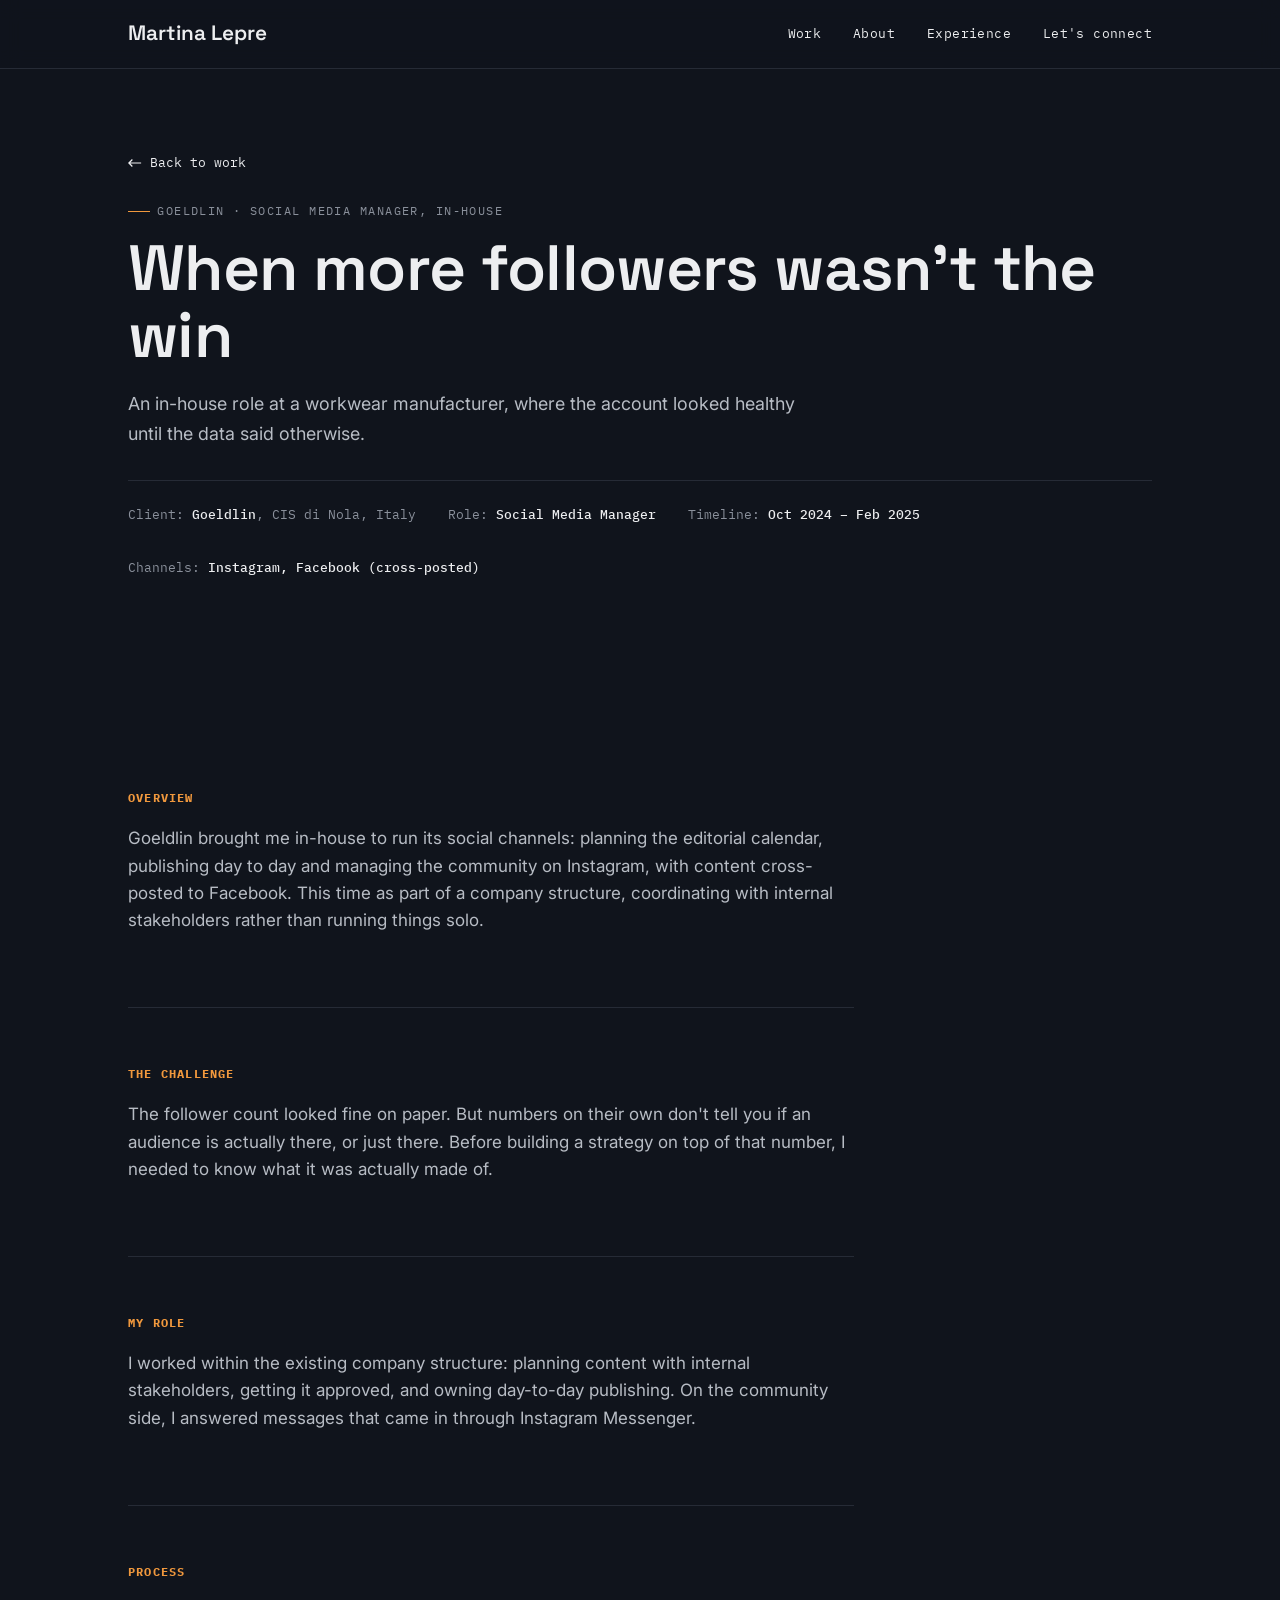
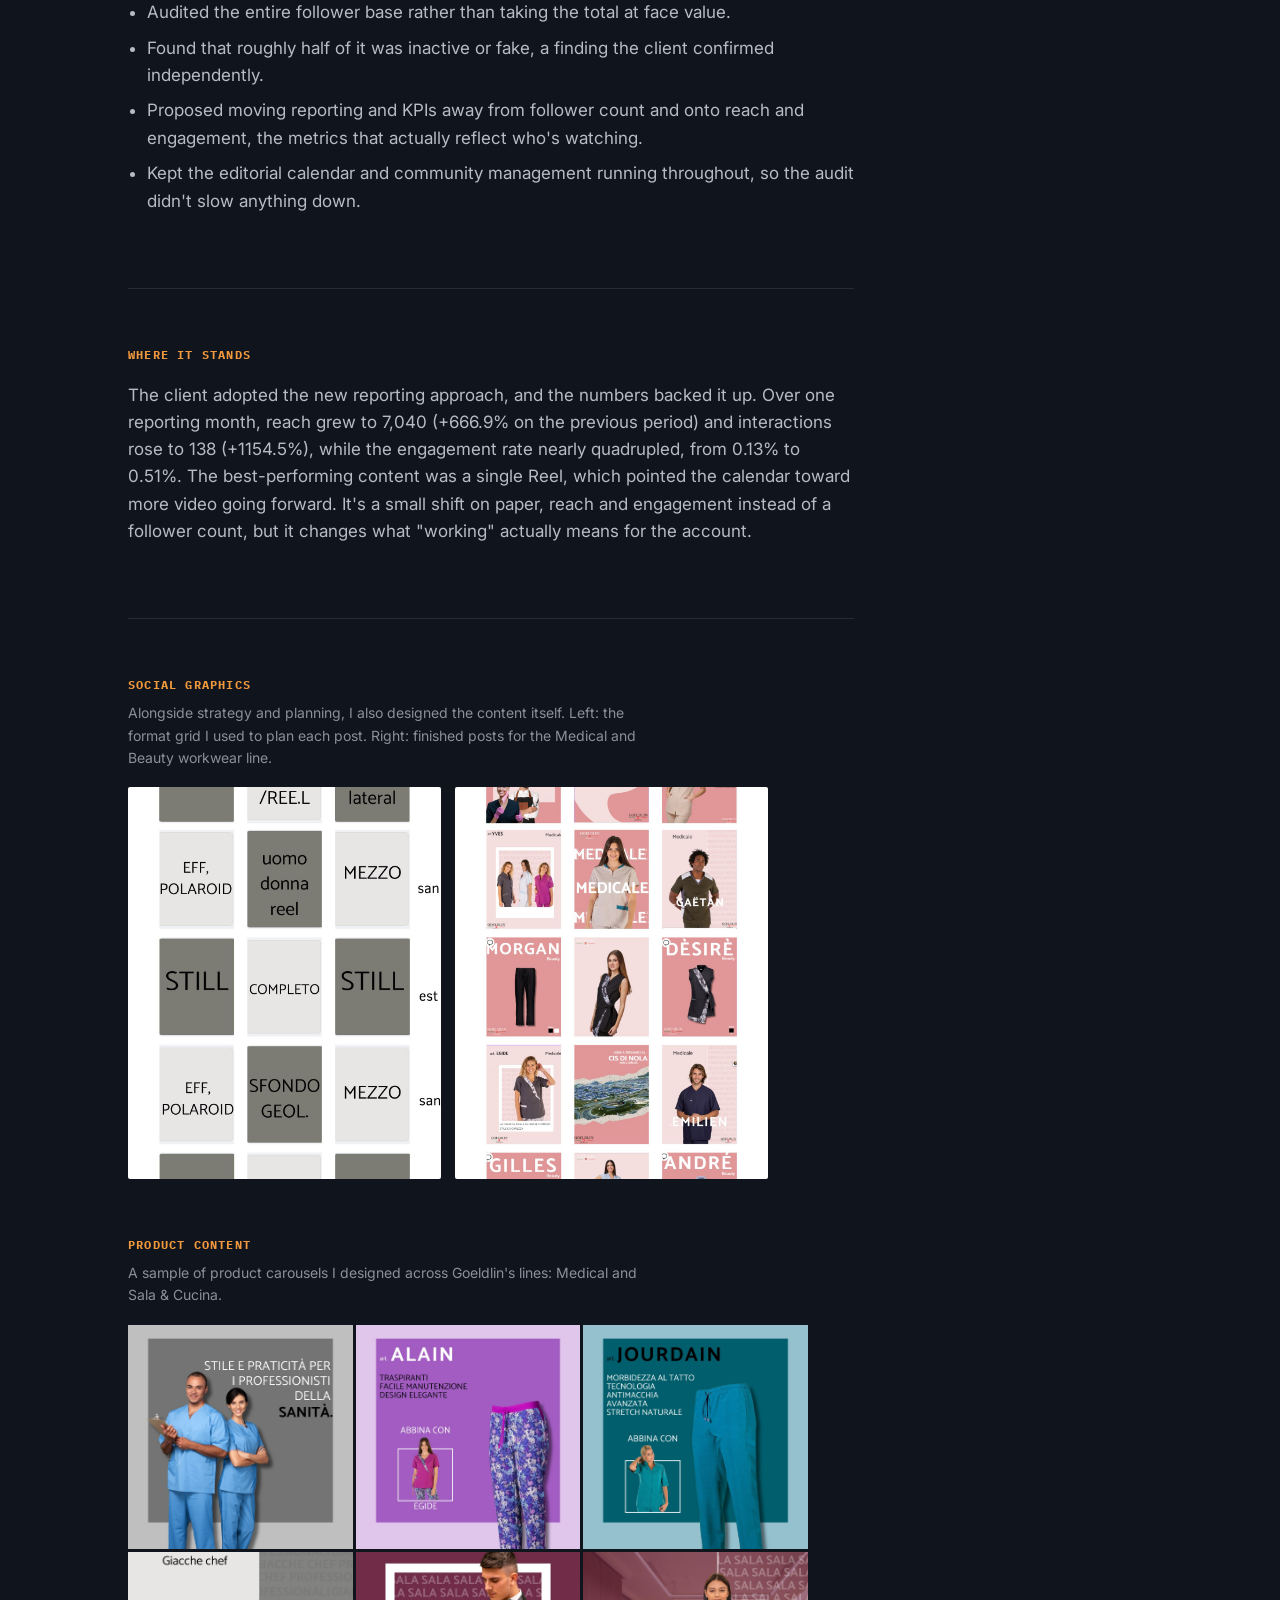
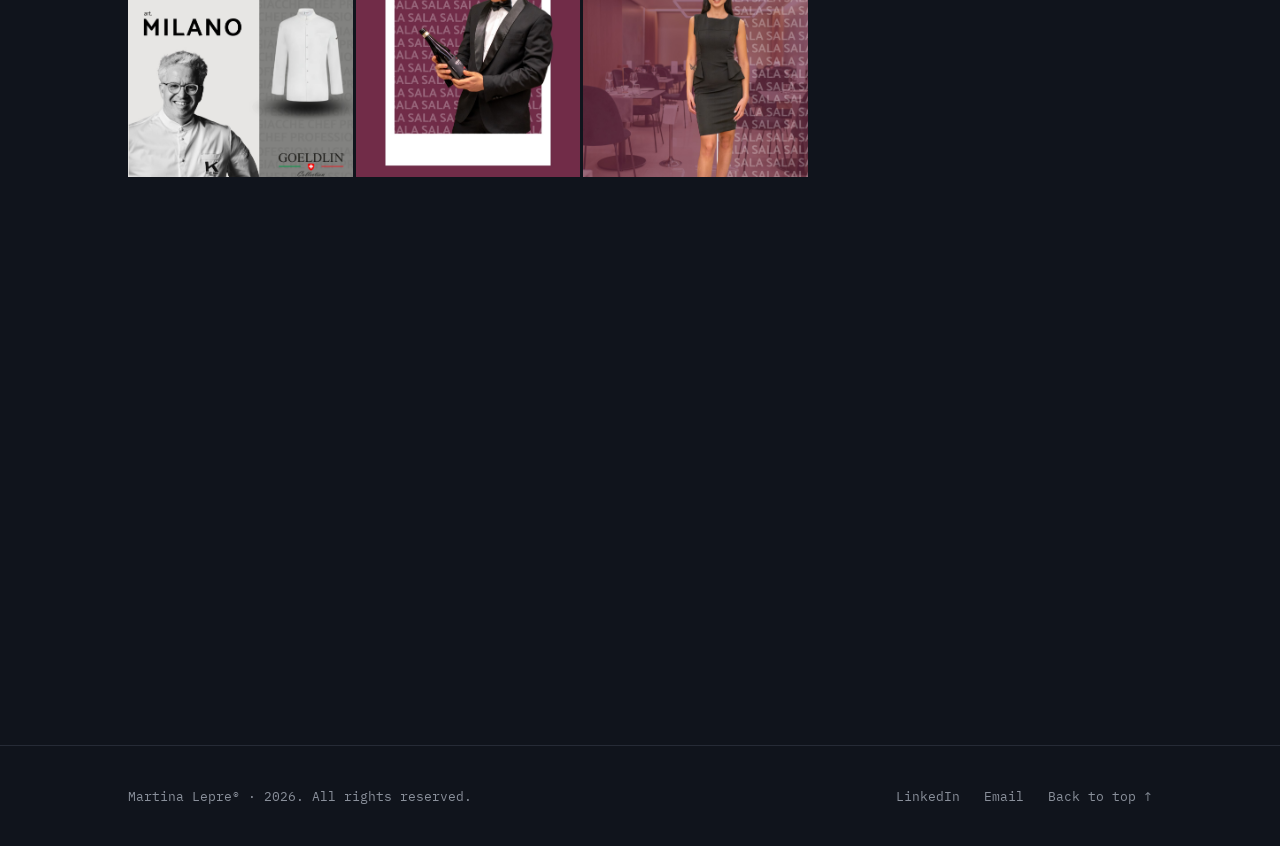
<file: goeldlin.html>
<!doctype html>
<html lang="en">
<head>
<meta charset="UTF-8">
<meta name="viewport" content="width=device-width, initial-scale=1">
<title>Goeldlin · Martina Lepre</title>
<meta name="description" content="Case study: auditing the follower base at Goeldlin and shifting reporting from follower count to real reach and engagement.">
<link rel="stylesheet" href="../css/style.css">
</head>
<body>

<nav class="nav" aria-label="Main">
  <div class="container">
    <a href="../index.html" class="nav-name">Martina Lepre</a>
    <ul class="nav-links" id="navLinks">
      <li><a href="../index.html#work">Work</a></li>
      <li><a href="../index.html#about">About</a></li>
      <li><a href="../index.html#experience">Experience</a></li>
      <li><a href="mailto:martinalepre.smm@gmail.com">Let's connect</a></li>
    </ul>
    <button class="nav-toggle" aria-expanded="false" aria-controls="navLinks">Menu</button>
  </div>
</nav>

<main>
  <header class="cs-hero">
    <div class="container">
      <a href="../index.html#work" class="back-link reveal is-visible">
        <svg width="14" height="10" viewBox="0 0 16 10" fill="none"><path d="M5 1L1 5L5 9M1 5H15" stroke="currentColor" stroke-width="1.4"/></svg>
        Back to work
      </a>
      <p class="eyebrow reveal is-visible" style="margin-top:20px;">Goeldlin · Social Media Manager, In-house</p>
      <h1 class="display-xl reveal is-visible" style="margin-top:14px;">When more followers wasn't the win</h1>
      <p class="lede reveal is-visible" style="margin-top:20px;">An in-house role at a workwear manufacturer, where the account looked healthy until the data said otherwise.</p>

      <div class="cs-meta reveal is-visible">
        <div>Client: <strong>Goeldlin</strong>, CIS di Nola, Italy</div>
        <div>Role: <strong>Social Media Manager</strong></div>
        <div>Timeline: <strong>Oct 2024 – Feb 2025</strong></div>
        <div>Channels: <strong>Instagram, Facebook (cross-posted)</strong></div>
      </div>
    </div>
  </header>

  <section>
    <div class="container">
      <div class="cs-block reveal">
        <h2>Overview</h2>
        <p>Goeldlin brought me in-house to run its social channels: planning the editorial calendar, publishing day to day and managing the community on Instagram, with content cross-posted to Facebook. This time as part of a company structure, coordinating with internal stakeholders rather than running things solo.</p>
      </div>

      <div class="cs-block reveal">
        <h2>The Challenge</h2>
        <p>The follower count looked fine on paper. But numbers on their own don't tell you if an audience is actually there, or just there. Before building a strategy on top of that number, I needed to know what it was actually made of.</p>
      </div>

      <div class="cs-block reveal">
        <h2>My Role</h2>
        <p>I worked within the existing company structure: planning content with internal stakeholders, getting it approved, and owning day-to-day publishing. On the community side, I answered messages that came in through Instagram Messenger.</p>
      </div>

      <div class="cs-block reveal">
        <h2>Process</h2>
        <ul>
          <li>Audited the entire follower base rather than taking the total at face value.</li>
          <li>Found that roughly half of it was inactive or fake, a finding the client confirmed independently.</li>
          <li>Proposed moving reporting and KPIs away from follower count and onto reach and engagement, the metrics that actually reflect who's watching.</li>
          <li>Kept the editorial calendar and community management running throughout, so the audit didn't slow anything down.</li>
        </ul>
      </div>

      <div class="cs-block reveal">
        <h2>Where it stands</h2>
        <p>The client adopted the new reporting approach, and the numbers backed it up. Over one reporting month, reach grew to 7,040 (+666.9% on the previous period) and interactions rose to 138 (+1154.5%), while the engagement rate nearly quadrupled, from 0.13% to 0.51%. The best-performing content was a single Reel, which pointed the calendar toward more video going forward. It's a small shift on paper, reach and engagement instead of a follower count, but it changes what "working" actually means for the account.</p>
      </div>

      <div class="cs-graphics reveal">
        <h2>Social graphics</h2>
        <p class="cs-graphics-note">Alongside strategy and planning, I also designed the content itself. Left: the format grid I used to plan each post. Right: finished posts for the Medical and Beauty workwear line.</p>
        <div class="cs-graphics-grid">
          <img src="../images/goeldlin-photo-3.jpg" alt="Content-format planning grid used to structure Goeldlin's Instagram calendar">
          <img src="../images/goeldlin-photo-4.jpg" alt="Finished Instagram posts for Goeldlin's Medical and Beauty workwear line">
        </div>
      </div>

      <div class="cs-graphics reveal">
        <h2>Product content</h2>
        <p class="cs-graphics-note">A sample of product carousels I designed across Goeldlin's lines: Medical and Sala &amp; Cucina.</p>
        <div class="cs-graphics-editorial">
          <img src="../images/goeldlin-orig-cover.jpg" alt="Goeldlin carousel cover: style and practicality for healthcare professionals">
          <img src="../images/goeldlin-orig-alain.jpg" alt="Goeldlin Medical line: art. Alain trousers">
          <img src="../images/goeldlin-orig-jourdain.jpg" alt="Goeldlin Medical line: art. Jourdain trousers">
          <img src="../images/goeldlin-orig-giaccachef.jpg" alt="Goeldlin Sala &amp; Cucina line: Milano chef jacket">
          <img src="../images/goeldlin-orig-sala-cameriere.jpg" alt="Goeldlin Sala &amp; Cucina line: waiter uniform">
          <img src="../images/goeldlin-orig-sala-hostess.jpg" alt="Goeldlin Sala &amp; Cucina line: dining-room hostess outfit">
        </div>
      </div>
    </div>
  </section>

  <div class="container cs-next reveal">
    <p class="eyebrow">Next project</p>
    <a href="cno.html" class="display-lg">Editorial care for a healthcare brand →</a>
  </div>
</main>

<footer>
  <div class="container footer-row">
    <div>Martina Lepre® · <span data-year>2026</span>. All rights reserved.</div>
    <div class="footer-links">
      <a href="https://www.linkedin.com/in/martina-lepre-69aa9328b/" target="_blank" rel="noopener">LinkedIn</a>
      <a href="mailto:martinalepre.smm@gmail.com">Email</a>
      <span class="back-top">Back to top ↑</span>
    </div>
  </div>
</footer>

<script src="../js/main.js"></script>
</body>
</html>
</file>
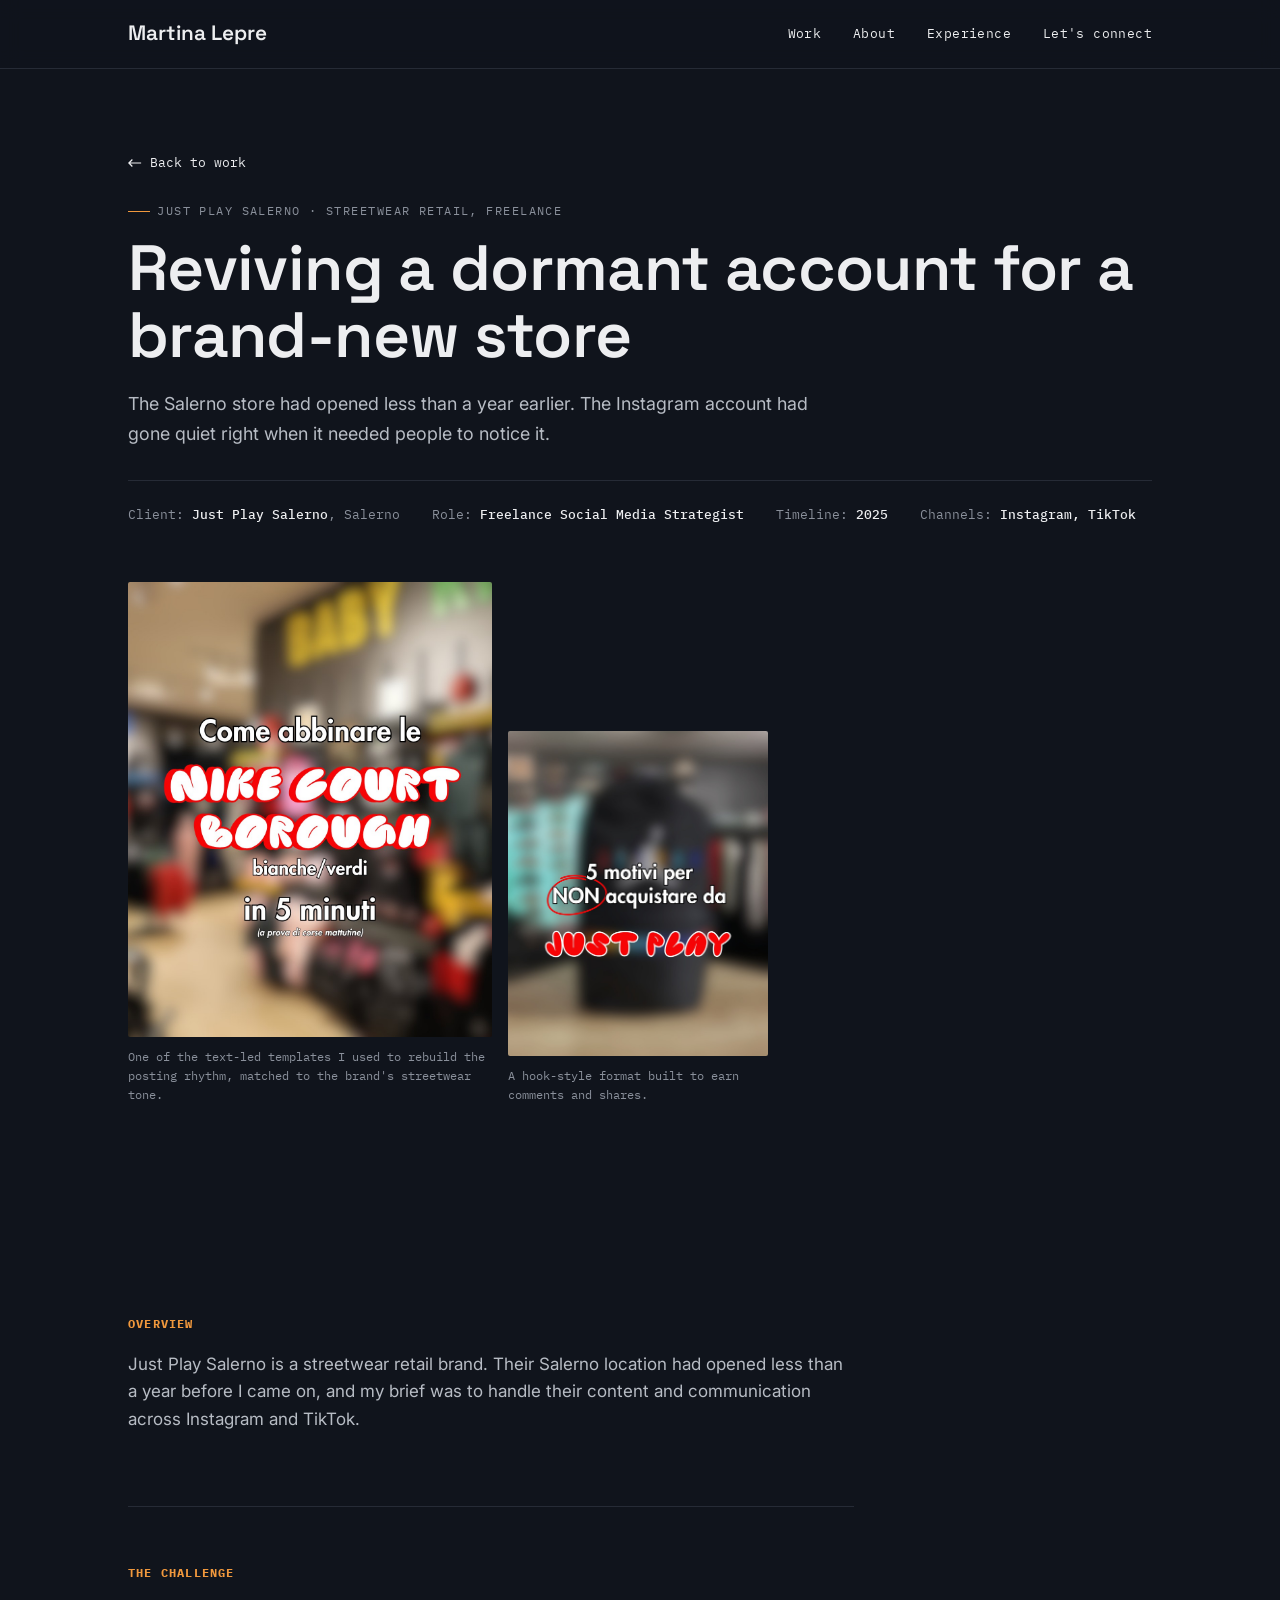
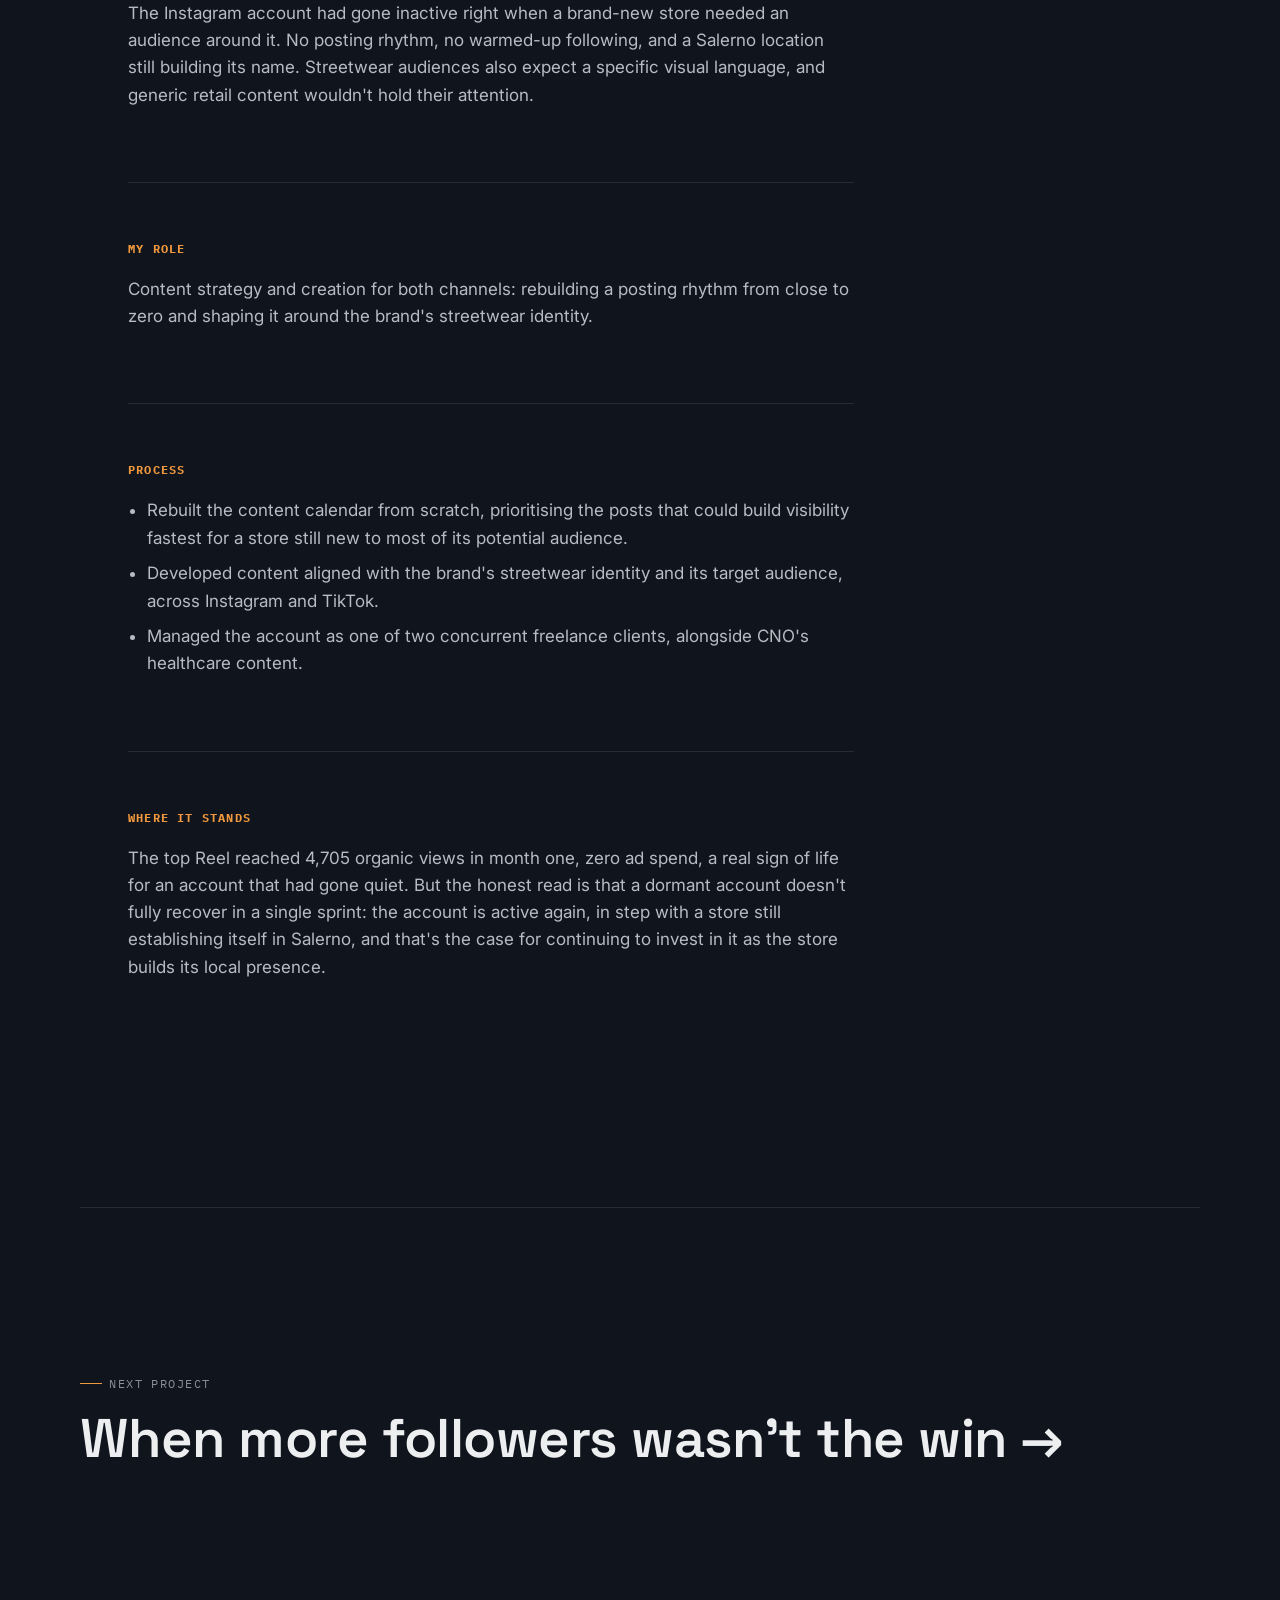
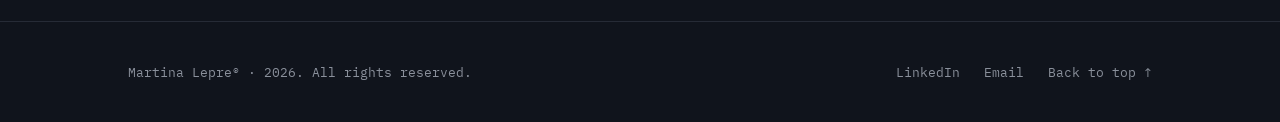
<file: just-play-salerno.html>
<!doctype html>
<html lang="en">
<head>
<meta charset="UTF-8">
<meta name="viewport" content="width=device-width, initial-scale=1">
<title>Just Play Salerno · Martina Lepre</title>
<meta name="description" content="Case study: reviving a dormant Instagram account for streetwear retailer Just Play Salerno around a brand-new store in Salerno.">
<link rel="stylesheet" href="../css/style.css">
</head>
<body>

<nav class="nav" aria-label="Main">
  <div class="container">
    <a href="../index.html" class="nav-name">Martina Lepre</a>
    <ul class="nav-links" id="navLinks">
      <li><a href="../index.html#work">Work</a></li>
      <li><a href="../index.html#about">About</a></li>
      <li><a href="../index.html#experience">Experience</a></li>
      <li><a href="mailto:martinalepre.smm@gmail.com">Let's connect</a></li>
    </ul>
    <button class="nav-toggle" aria-expanded="false" aria-controls="navLinks">Menu</button>
  </div>
</nav>

<main>
  <header class="cs-hero">
    <div class="container">
      <a href="../index.html#work" class="back-link reveal is-visible">
        <svg width="14" height="10" viewBox="0 0 16 10" fill="none"><path d="M5 1L1 5L5 9M1 5H15" stroke="currentColor" stroke-width="1.4"/></svg>
        Back to work
      </a>
      <p class="eyebrow reveal is-visible" style="margin-top:20px;">Just Play Salerno · Streetwear Retail, Freelance</p>
      <h1 class="display-xl reveal is-visible" style="margin-top:14px;">Reviving a dormant account for a brand-new store</h1>
      <p class="lede reveal is-visible" style="margin-top:20px;">The Salerno store had opened less than a year earlier. The Instagram account had gone quiet right when it needed people to notice it.</p>

      <div class="cs-meta reveal is-visible">
        <div>Client: <strong>Just Play Salerno</strong>, Salerno</div>
        <div>Role: <strong>Freelance Social Media Strategist</strong></div>
        <div>Timeline: <strong>2025</strong></div>
        <div>Channels: <strong>Instagram, TikTok</strong></div>
      </div>
    </div>
    <div class="container">
      <div class="cs-duo reveal">
        <figure>
          <img src="../images/justplay-graphic-1.jpg" alt="Just Play Salerno graphic: how to style the Nike Court Borough sneakers">
          <figcaption>One of the text-led templates I used to rebuild the posting rhythm, matched to the brand's streetwear tone.</figcaption>
        </figure>
        <figure>
          <img src="../images/justplay-graphic-2.jpg" alt="Just Play Salerno graphic: 5 reasons not to buy from Just Play, a text-led hook format">
          <figcaption>A hook-style format built to earn comments and shares.</figcaption>
        </figure>
      </div>
    </div>
  </header>

  <section>
    <div class="container">
      <div class="cs-block reveal">
        <h2>Overview</h2>
        <p>Just Play Salerno is a streetwear retail brand. Their Salerno location had opened less than a year before I came on, and my brief was to handle their content and communication across Instagram and TikTok.</p>
      </div>

      <div class="cs-block reveal">
        <h2>The Challenge</h2>
        <p>The Instagram account had gone inactive right when a brand-new store needed an audience around it. No posting rhythm, no warmed-up following, and a Salerno location still building its name. Streetwear audiences also expect a specific visual language, and generic retail content wouldn't hold their attention.</p>
      </div>

      <div class="cs-block reveal">
        <h2>My Role</h2>
        <p>Content strategy and creation for both channels: rebuilding a posting rhythm from close to zero and shaping it around the brand's streetwear identity.</p>
      </div>

      <div class="cs-block reveal">
        <h2>Process</h2>
        <ul>
          <li>Rebuilt the content calendar from scratch, prioritising the posts that could build visibility fastest for a store still new to most of its potential audience.</li>
          <li>Developed content aligned with the brand's streetwear identity and its target audience, across Instagram and TikTok.</li>
          <li>Managed the account as one of two concurrent freelance clients, alongside CNO's healthcare content.</li>
        </ul>
      </div>


      <div class="cs-block reveal">
        <h2>Where it stands</h2>
        <p>The top Reel reached 4,705 organic views in month one, zero ad spend, a real sign of life for an account that had gone quiet. But the honest read is that a dormant account doesn't fully recover in a single sprint: the account is active again, in step with a store still establishing itself in Salerno, and that's the case for continuing to invest in it as the store builds its local presence.</p>
      </div>

    </div>
  </section>

  <div class="container cs-next reveal">
    <p class="eyebrow">Next project</p>
    <a href="goeldlin.html" class="display-lg">When more followers wasn't the win →</a>
  </div>
</main>

<footer>
  <div class="container footer-row">
    <div>Martina Lepre® · <span data-year>2026</span>. All rights reserved.</div>
    <div class="footer-links">
      <a href="https://www.linkedin.com/in/martina-lepre-69aa9328b/" target="_blank" rel="noopener">LinkedIn</a>
      <a href="mailto:martinalepre.smm@gmail.com">Email</a>
      <span class="back-top">Back to top ↑</span>
    </div>
  </div>
</footer>

<script src="../js/main.js"></script>
</body>
</html>
</file>
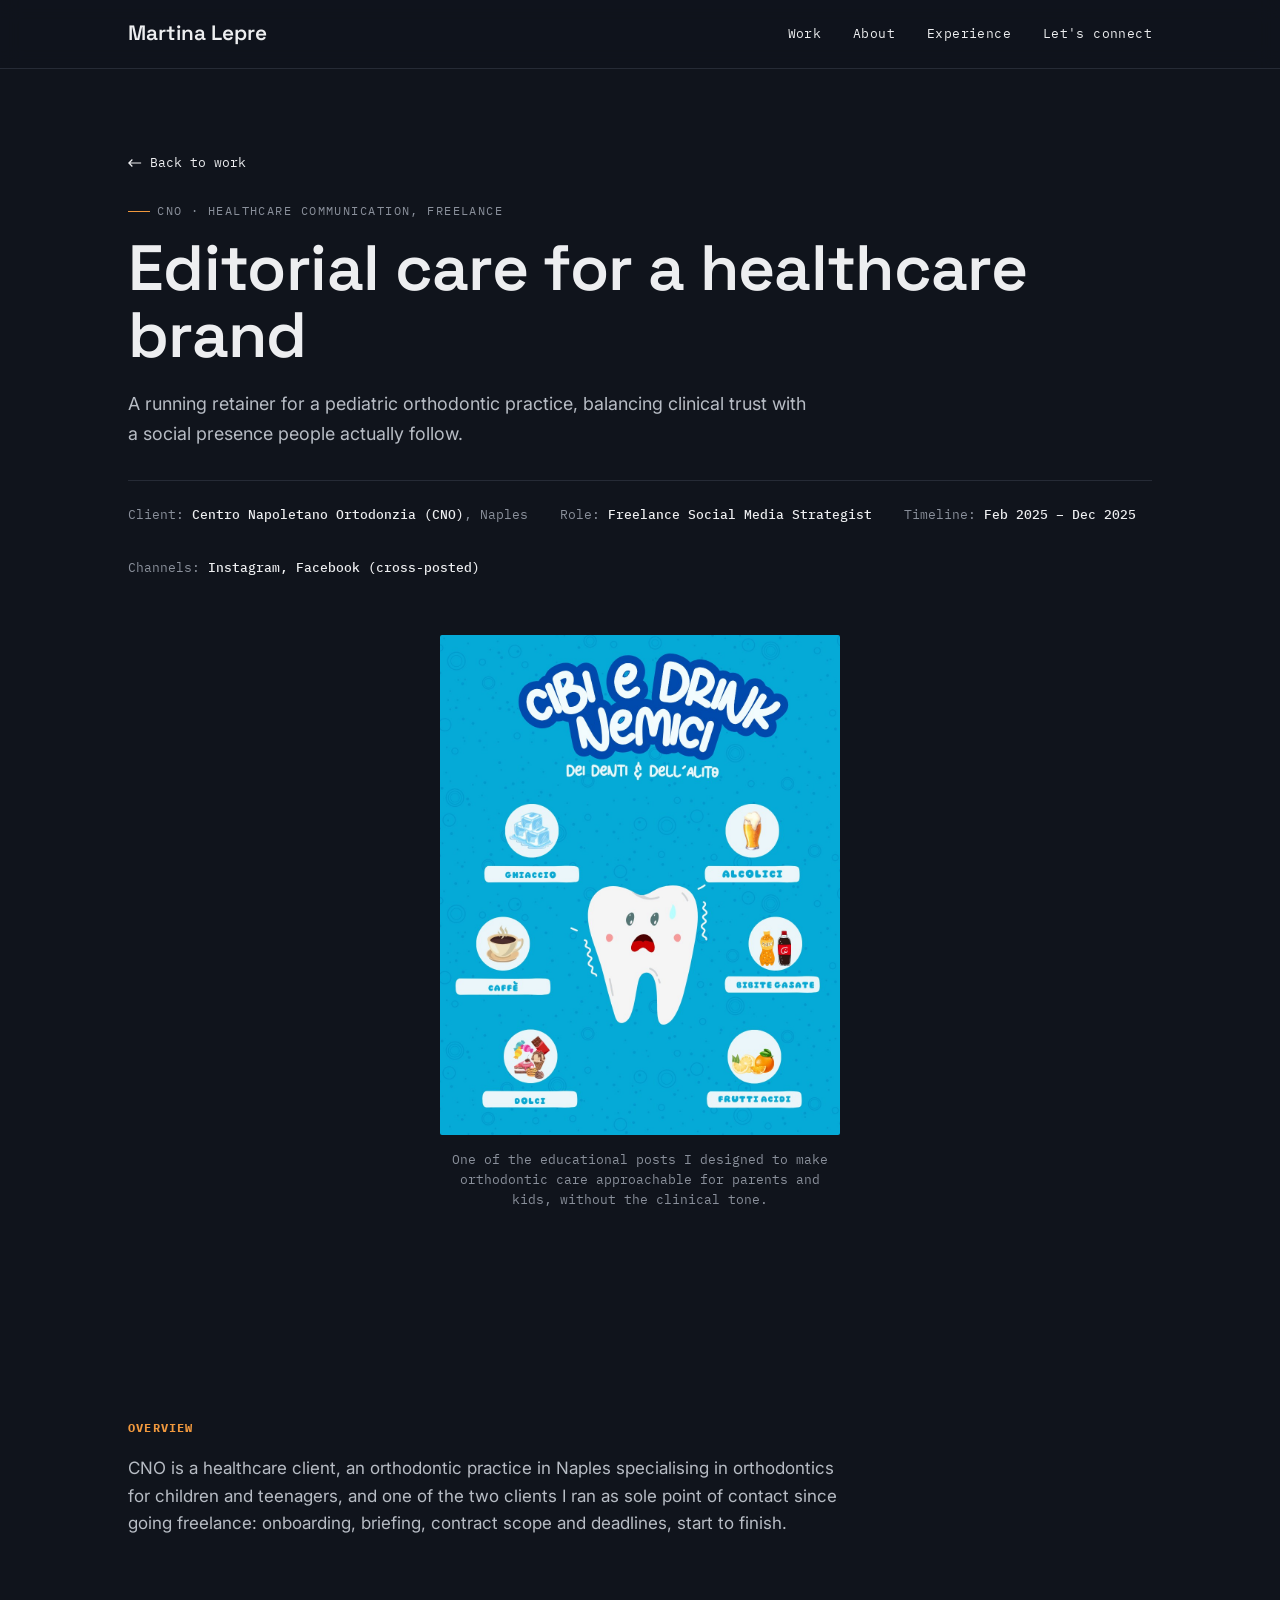
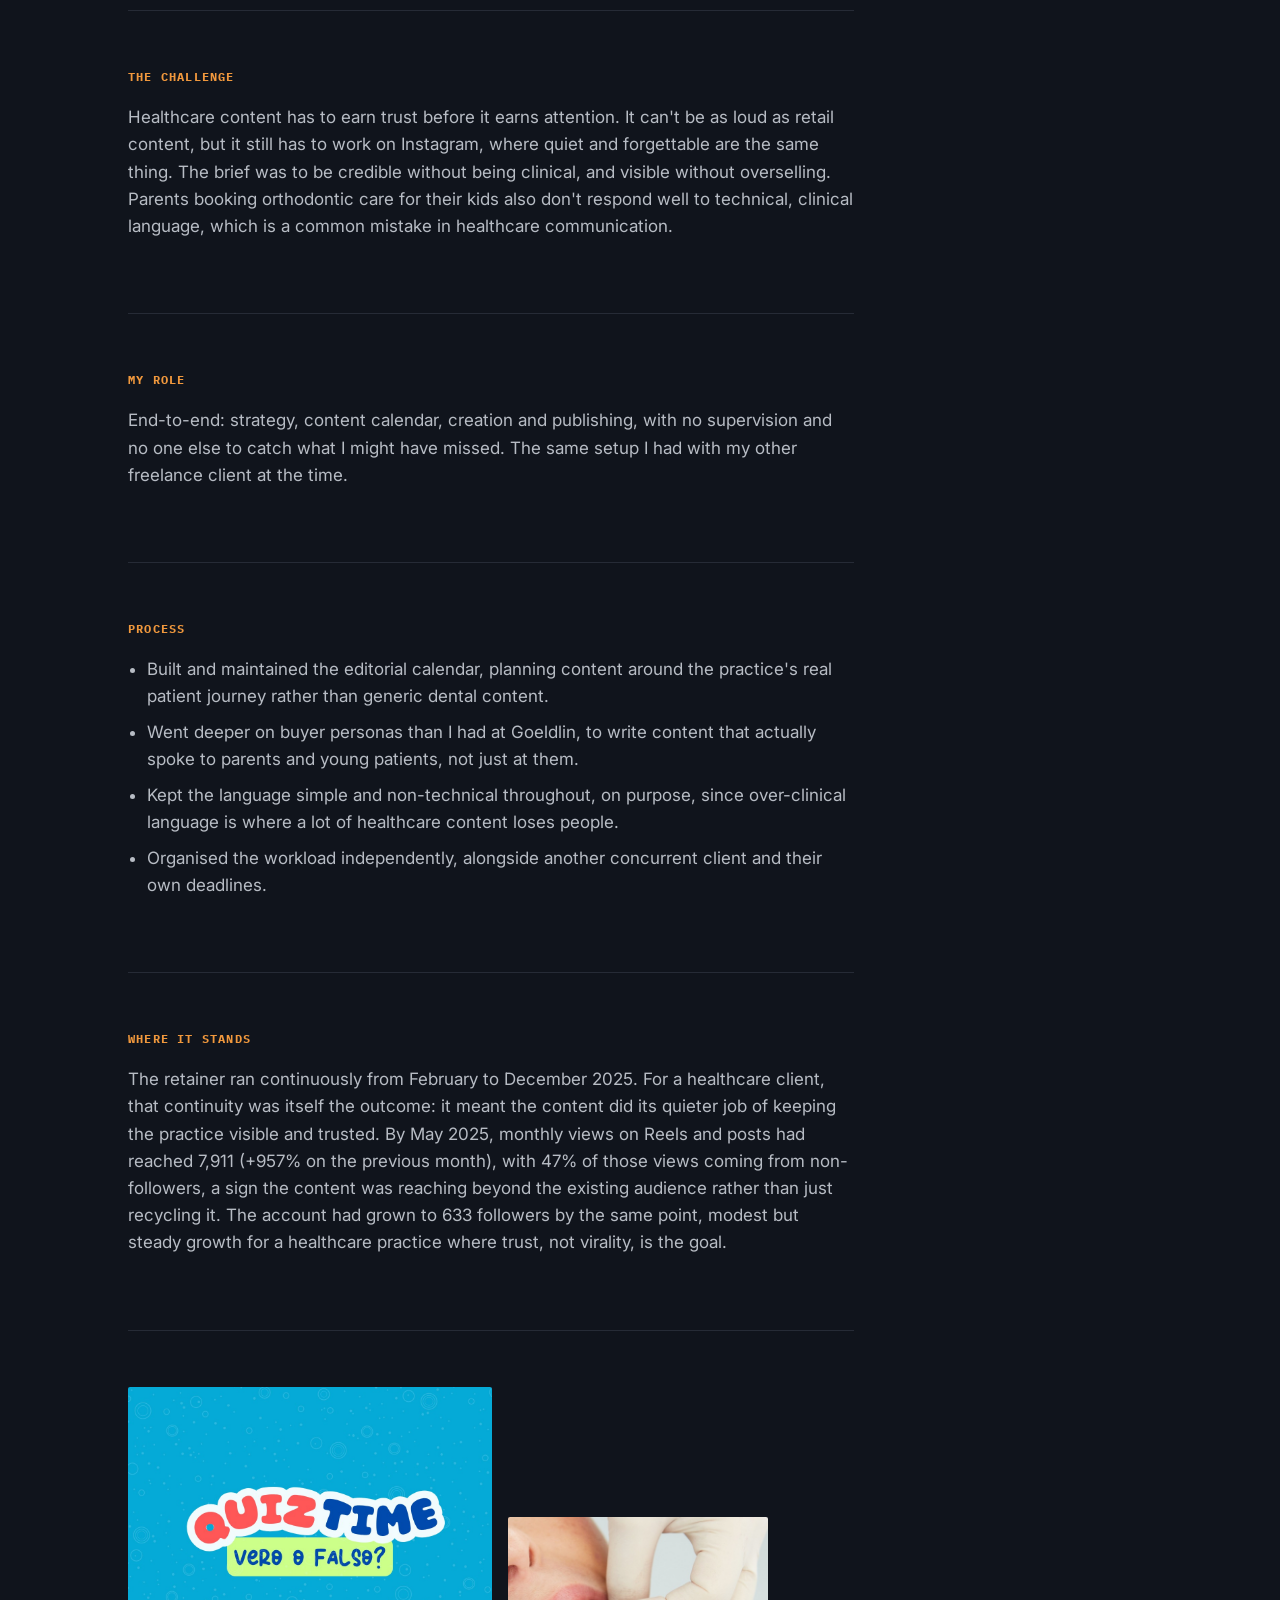
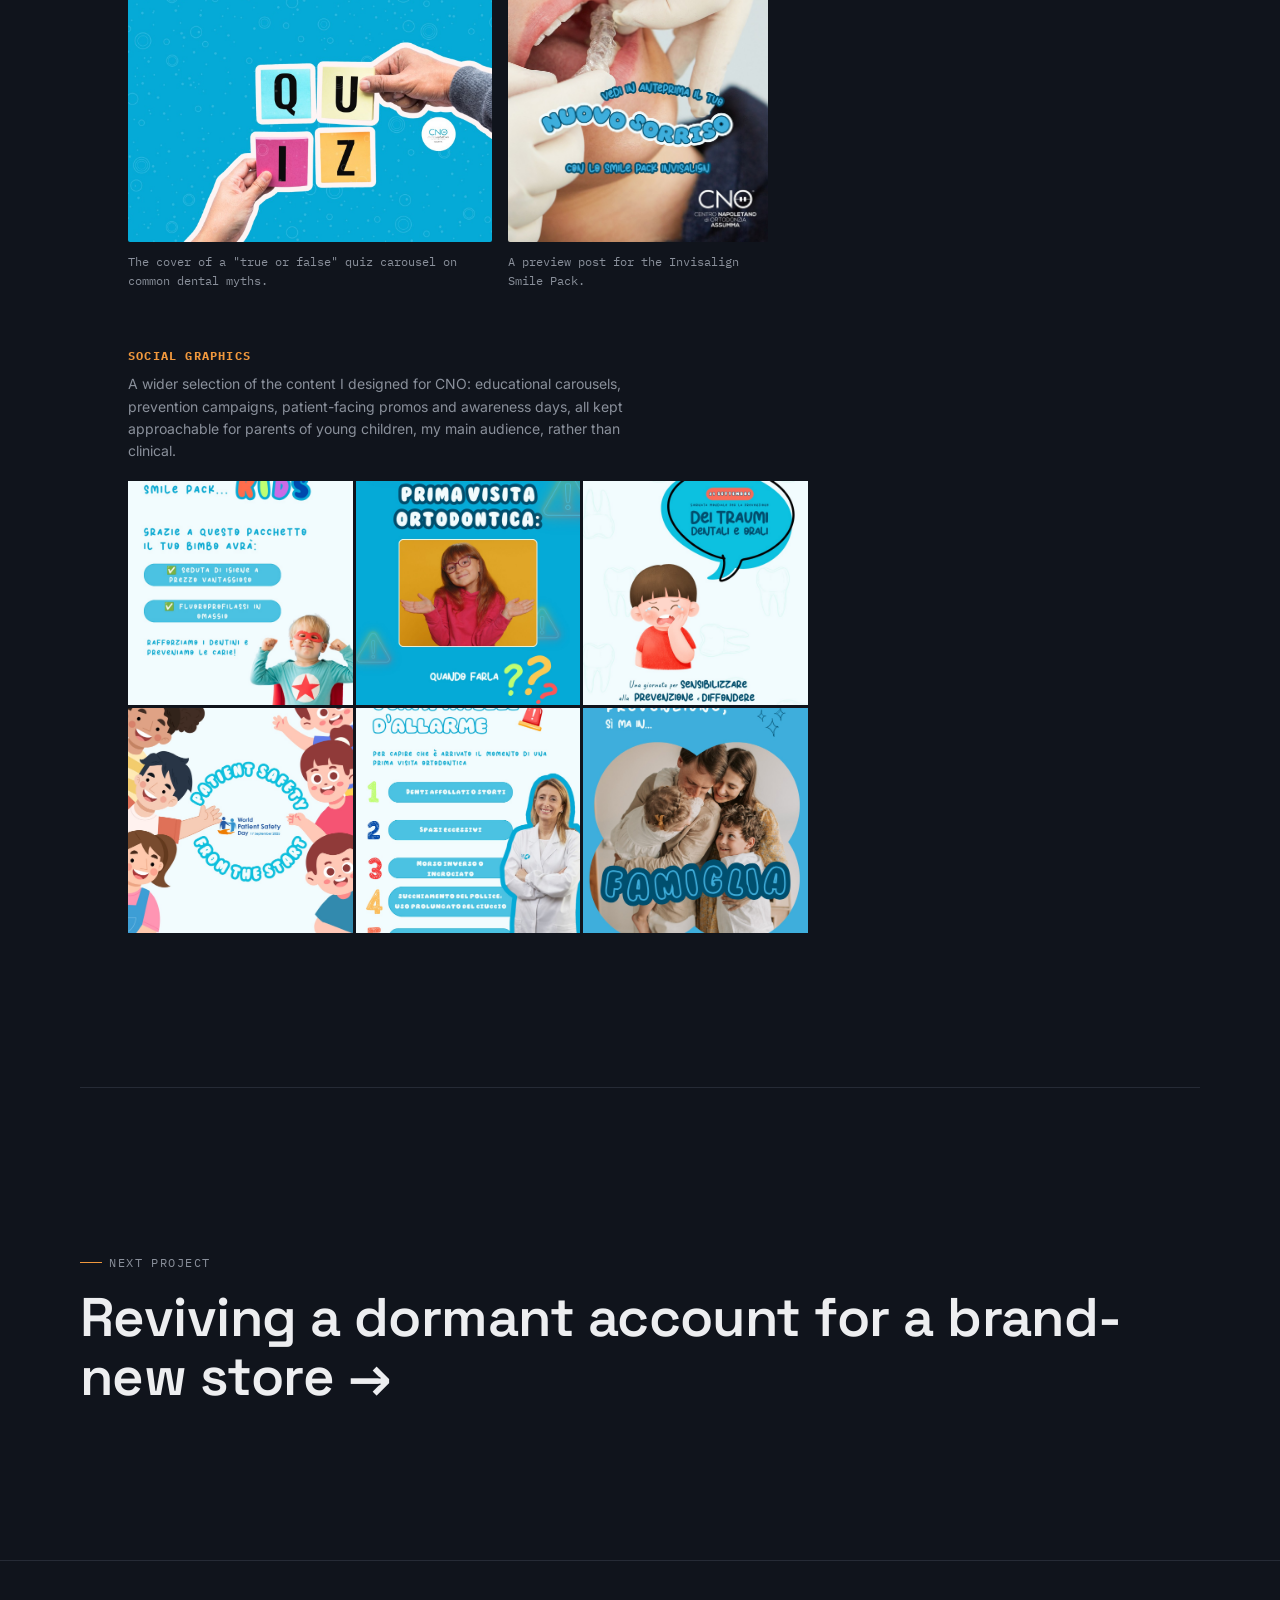
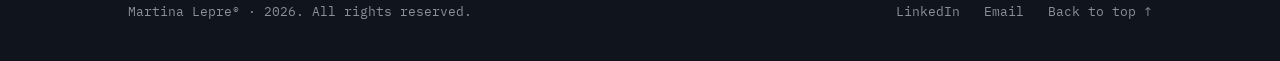
<file: work/cno.html>
<!doctype html>
<html lang="en">
<head>
<meta charset="UTF-8">
<meta name="viewport" content="width=device-width, initial-scale=1">
<title>CNO · Martina Lepre</title>
<meta name="description" content="Case study: ongoing content and editorial planning for CNO, an orthodontic healthcare practice in Naples.">
<link rel="stylesheet" href="../css/style.css">
</head>
<body>

<nav class="nav" aria-label="Main">
  <div class="container">
      <a href="../index.html" class="nav-name">Martina Lepre</a>
          <ul class="nav-links" id="navLinks">
                <li><a href="../index.html#work">Work</a></li>
                      <li><a href="../index.html#about">About</a></li>
                            <li><a href="../index.html#experience">Experience</a></li>
                                  <li><a href="mailto:martinalepre.smm@gmail.com">Let's connect</a></li>
                                      </ul>
                                          <button class="nav-toggle" aria-expanded="false" aria-controls="navLinks">Menu</button>
                                            </div>
                                            </nav>

                                            <main>
                                              <header class="cs-hero">
                                                  <div class="container">
                                                        <a href="../index.html#work" class="back-link reveal is-visible">
                                                                <svg width="14" height="10" viewBox="0 0 16 10" fill="none"><path d="M5 1L1 5L5 9M1 5H15" stroke="currentColor" stroke-width="1.4"/></svg>
                                                                        Back to work
                                                                              </a>
                                                                                    <p class="eyebrow reveal is-visible" style="margin-top:20px;">CNO · Healthcare Communication, Freelance</p>
                                                                                          <h1 class="display-xl reveal is-visible" style="margin-top:14px;">Editorial care for a healthcare brand</h1>
                                                                                                <p class="lede reveal is-visible" style="margin-top:20px;">A running retainer for a pediatric orthodontic practice, balancing clinical trust with a social presence people actually follow.</p>

                                                                                                      <div class="cs-meta reveal is-visible">
                                                                                                              <div>Client: <strong>Centro Napoletano Ortodonzia (CNO)</strong>, Naples</div>
                                                                                                                      <div>Role: <strong>Freelance Social Media Strategist</strong></div>
                                                                                                                              <div>Timeline: <strong>Feb 2025 – Dec 2025</strong></div>
                                                                                                                                      <div>Channels: <strong>Instagram, Facebook (cross-posted)</strong></div>
                                                                                                                                            </div>
                                                                                                                                                </div>
                                                                                                                                                    <div class="container">
                                                                                                                                                          <div class="cs-feature reveal">
                                                                                                                                                                  <img src="../images/cno-graphic-2.jpg" alt="CNO educational graphic: foods and drinks that harm teeth and breath">
                                                                                                                                                                          <p class="cs-feature-cap">One of the educational posts I designed to make orthodontic care approachable for parents and kids, without the clinical tone.</p>
                                                                                                                                                                                </div>
                                                                                                                                                                                    </div>
                                                                                                                                                                                      </header>
                                                                                                                                                                                      
                                                                                                                                                                                        <section>
                                                                                                                                                                                            <div class="container">
                                                                                                                                                                                                  <div class="cs-block reveal">
                                                                                                                                                                                                          <h2>Overview</h2>
                                                                                                                                                                                                                  <p>CNO is a healthcare client, an orthodontic practice in Naples specialising in orthodontics for children and teenagers, and one of the two clients I ran as sole point of contact since going freelance: onboarding, briefing, contract scope and deadlines, start to finish.</p>
                                                                                                                                                                                                                        </div>
                                                                                                                                                                                                                        
                                                                                                                                                                                                                              <div class="cs-block reveal">
                                                                                                                                                                                                                                      <h2>The Challenge</h2>
                                                                                                                                                                                                                                              <p>Healthcare content has to earn trust before it earns attention. It can't be as loud as retail content, but it still has to work on Instagram, where quiet and forgettable are the same thing. The brief was to be credible without being clinical, and visible without overselling. Parents booking orthodontic care for their kids also don't respond well to technical, clinical language, which is a common mistake in healthcare communication.</p>
                                                                                                                                                                                                                                                    </div>
                                                                                                                                                                                                                                                    
                                                                                                                                                                                                                                                          <div class="cs-block reveal">
                                                                                                                                                                                                                                                                  <h2>My Role</h2>
                                                                                                                                                                                                                                                                          <p>End-to-end: strategy, content calendar, creation and publishing, with no supervision and no one else to catch what I might have missed. The same setup I had with my other freelance client at the time.</p>
                                                                                                                                                                                                                                                                                </div>
                                                                                                                                                                                                                                                                                
                                                                                                                                                                                                                                                                                      <div class="cs-block reveal">
                                                                                                                                                                                                                                                                                              <h2>Process</h2>
                                                                                                                                                                                                                                                                                                      <ul>
                                                                                                                                                                                                                                                                                                                <li>Built and maintained the editorial calendar, planning content around the practice's real patient journey rather than generic dental content.</li>
                                                                                                                                                                                                                                                                                                                          <li>Went deeper on buyer personas than I had at Goeldlin, to write content that actually spoke to parents and young patients, not just at them.</li>
                                                                                                                                                                                                                                                                                                                                    <li>Kept the language simple and non-technical throughout, on purpose, since over-clinical language is where a lot of healthcare content loses people.</li>
                                                                                                                                                                                                                                                                                                                                              <li>Organised the workload independently, alongside another concurrent client and their own deadlines.</li>
                                                                                                                                                                                                                                                                                                                                                      </ul>
                                                                                                                                                                                                                                                                                                                                                            </div>
                                                                                                                                                                                                                                                                                                                                                            
                                                                                                                                                                                                                                                                                                                                                            
                                                                                                                                                                                                                                                                                                                                                                  <div class="cs-block reveal">
                                                                                                                                                                                                                                                                                                                                                                          <h2>Where it stands</h2>
                                                                                                                                                                                                                                                                                                                                                                                  <p>The retainer ran continuously from February to December 2025. For a healthcare client, that continuity was itself the outcome: it meant the content did its quieter job of keeping the practice visible and trusted. By May 2025, monthly views on Reels and posts had reached 7,911 (+957% on the previous month), with 47% of those views coming from non-followers, a sign the content was reaching beyond the existing audience rather than just recycling it. The account had grown to 633 followers by the same point, modest but steady growth for a healthcare practice where trust, not virality, is the goal.</p>
                                                                                                                                                                                                                                                                                                                                                                                        </div>
                                                                                                                                                                                                                                                                                                                                                                                        
                                                                                                                                                                                                                                                                                                                                                                                              <div class="cs-duo reveal">
                                                                                                                                                                                                                                                                                                                                                                                                      <figure>
                                                                                                                                                                                                                                                                                                                                                                                                                <img src="../images/cno-orig-quiztime.jpg" alt="CNO Instagram carousel cover: dental myths quiz, true or false">
                                                                                                                                                                                                                                                                                                                                                                                                                          <figcaption>The cover of a "true or false" quiz carousel on common dental myths.</figcaption>
                                                                                                                                                                                                                                                                                                                                                                                                                                  </figure>
                                                                                                                                                                                                                                                                                                                                                                                                                                          <figure>
                                                                                                                                                                                                                                                                                                                                                                                                                                                    <img src="../images/cno-orig-invisalign.jpg" alt="CNO graphic previewing a patient's new smile with Invisalign">
                                                                                                                                                                                                                                                                                                                                                                                                                                                              <figcaption>A preview post for the Invisalign Smile Pack.</figcaption>
                                                                                                                                                                                                                                                                                                                                                                                                                                                                      </figure>
                                                                                                                                                                                                                                                                                                                                                                                                                                                                            </div>
                                                                                                                                                                                                                                                                                                                                                                                                                                                                            
                                                                                                                                                                                                                                                                                                                                                                                                                                                                                  <div class="cs-graphics reveal">
                                                                                                                                                                                                                                                                                                                                                                                                                                                                                          <h2>Social graphics</h2>
                                                                                                                                                                                                                                                                                                                                                                                                                                                                                                  <p class="cs-graphics-note">A wider selection of the content I designed for CNO: educational carousels, prevention campaigns, patient-facing promos and awareness days, all kept approachable for parents of young children, my main audience, rather than clinical.</p>
                                                                                                                                                                                                                                                                                                                                                                                                                                                                                                          <div class="cs-graphics-editorial">
                                                                                                                                                                                                                                                                                                                                                                                                                                                                                                                    <img src="../images/cno-orig-smilepackkids.jpg" alt="CNO graphic: Smile Pack Kids promotional offer">
                                                                                                                                                                                                                                                                                                                                                                                                                                                                                                                              <img src="../images/cno-orig-primavisita.jpg" alt="CNO graphic: when to book a first orthodontic visit">
                                                                                                                                                                                                                                                                                                                                                                                                                                                                                                                                        <img src="../images/cno-orig-21settembre.jpg" alt="CNO graphic: World Dental Trauma Day, 21 September">
                                                                                                                                                                                                                                                                                                                                                                                                                                                                                                                                                  <img src="../images/cno-orig-patientsafety.jpg" alt="CNO graphic: World Patient Safety Day, 17 September">
                                                                                                                                                                                                                                                                                                                                                                                                                                                                                                                                                            <img src="../images/cno-orig-campanelli.jpg" alt="CNO graphic: 5 warning signs it's time for a first orthodontic visit">
                                                                                                                                                                                                                                                                                                                                                                                                                                                                                                                                                                      <img src="../images/cno-orig-smilepackfamily.jpg" alt="CNO carousel cover: Smile Pack Family prevention offer">
                                                                                                                                                                                                                                                                                                                                                                                                                                                                                                                                                                              </div>
                                                                                                                                                                                                                                                                                                                                                                                                                                                                                                                                                                                    </div>
                                                                                                                                                                                                                                                                                                                                                                                                                                                                                                                                                                                        </div>
                                                                                                                                                                                                                                                                                                                                                                                                                                                                                                                                                                                          </section>
                                                                                                                                                                                                                                                                                                                                                                                                                                                                                                                                                                                          
                                                                                                                                                                                                                                                                                                                                                                                                                                                                                                                                                                                            <div class="container cs-next reveal">
                                                                                                                                                                                                                                                                                                                                                                                                                                                                                                                                                                                                <p class="eyebrow">Next project</p>
                                                                                                                                                                                                                                                                                                                                                                                                                                                                                                                                                                                                    <a href="just-play-salerno.html" class="display-lg">Reviving a dormant account for a brand-new store →</a>
                                                                                                                                                                                                                                                                                                                                                                                                                                                                                                                                                                                                      </div>
                                                                                                                                                                                                                                                                                                                                                                                                                                                                                                                                                                                                      </main>
                                                                                                                                                                                                                                                                                                                                                                                                                                                                                                                                                                                                      
                                                                                                                                                                                                                                                                                                                                                                                                                                                                                                                                                                                                      <footer>
                                                                                                                                                                                                                                                                                                                                                                                                                                                                                                                                                                                                        <div class="container footer-row">
                                                                                                                                                                                                                                                                                                                                                                                                                                                                                                                                                                                                            <div>Martina Lepre® · <span data-year>2026</span>. All rights reserved.</div>
                                                                                                                                                                                                                                                                                                                                                                                                                                                                                                                                                                                                                <div class="footer-links">
                                                                                                                                                                                                                                                                                                                                                                                                                                                                                                                                                                                                                      <a href="https://www.linkedin.com/in/martina-lepre-69aa9328b/" target="_blank" rel="noopener">LinkedIn</a>
                                                                                                                                                                                                                                                                                                                                                                                                                                                                                                                                                                                                                            <a href="mailto:martinalepre.smm@gmail.com">Email</a>
                                                                                                                                                                                                                                                                                                                                                                                                                                                                                                                                                                                                                                  <span class="back-top">Back to top ↑</span>
                                                                                                                                                                                                                                                                                                                                                                                                                                                                                                                                                                                                                                      </div>
                                                                                                                                                                                                                                                                                                                                                                                                                                                                                                                                                                                                                                        </div>
                                                                                                                                                                                                                                                                                                                                                                                                                                                                                                                                                                                                                                        </footer>
                                                                                                                                                                                                                                                                                                                                                                                                                                                                                                                                                                                                                                        
                                                                                                                                                                                                                                                                                                                                                                                                                                                                                                                                                                                                                                        <script src="../js/main.js"></script>
                                                                                                                                                                                                                                                                                                                                                                                                                                                                                                                                                                                                                                        </body>
                                                                                                                                                                                                                                                                                                                                                                                                                                                                                                                                                                                                                                        </html>
</file>
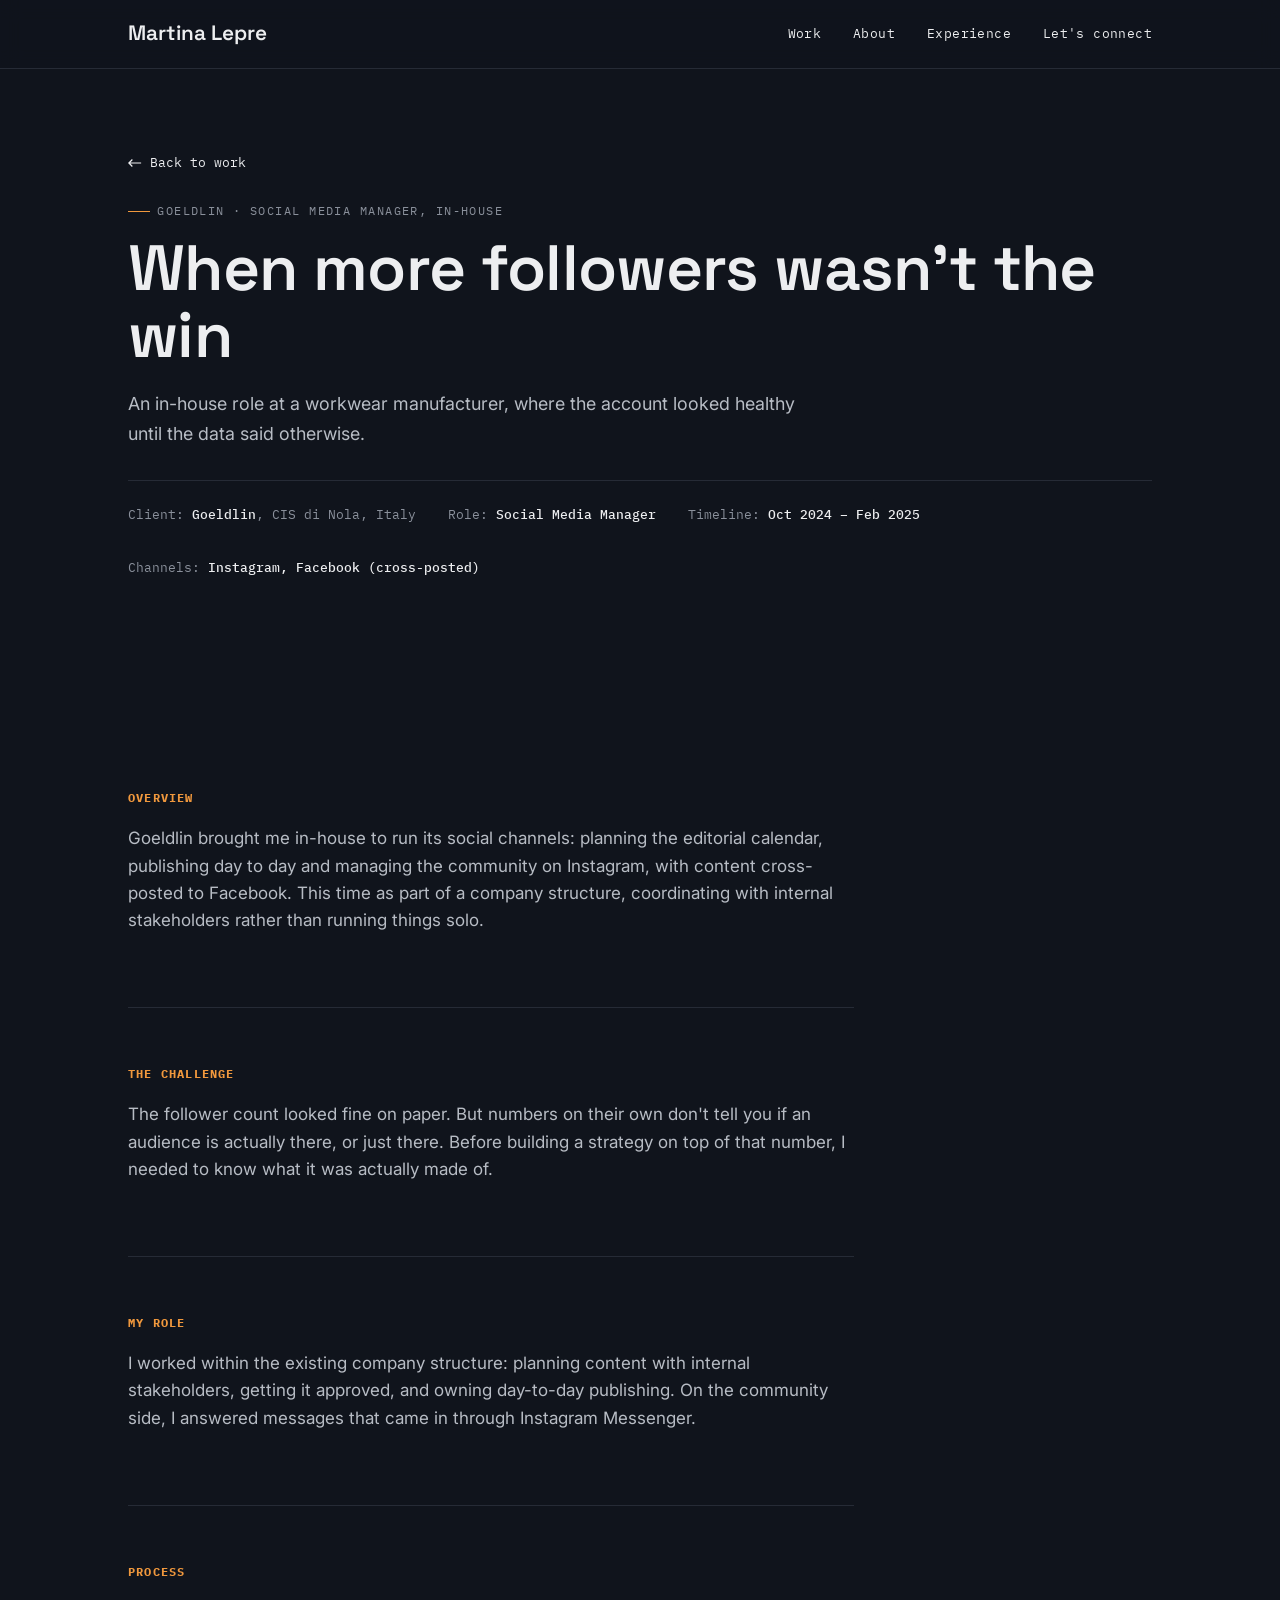
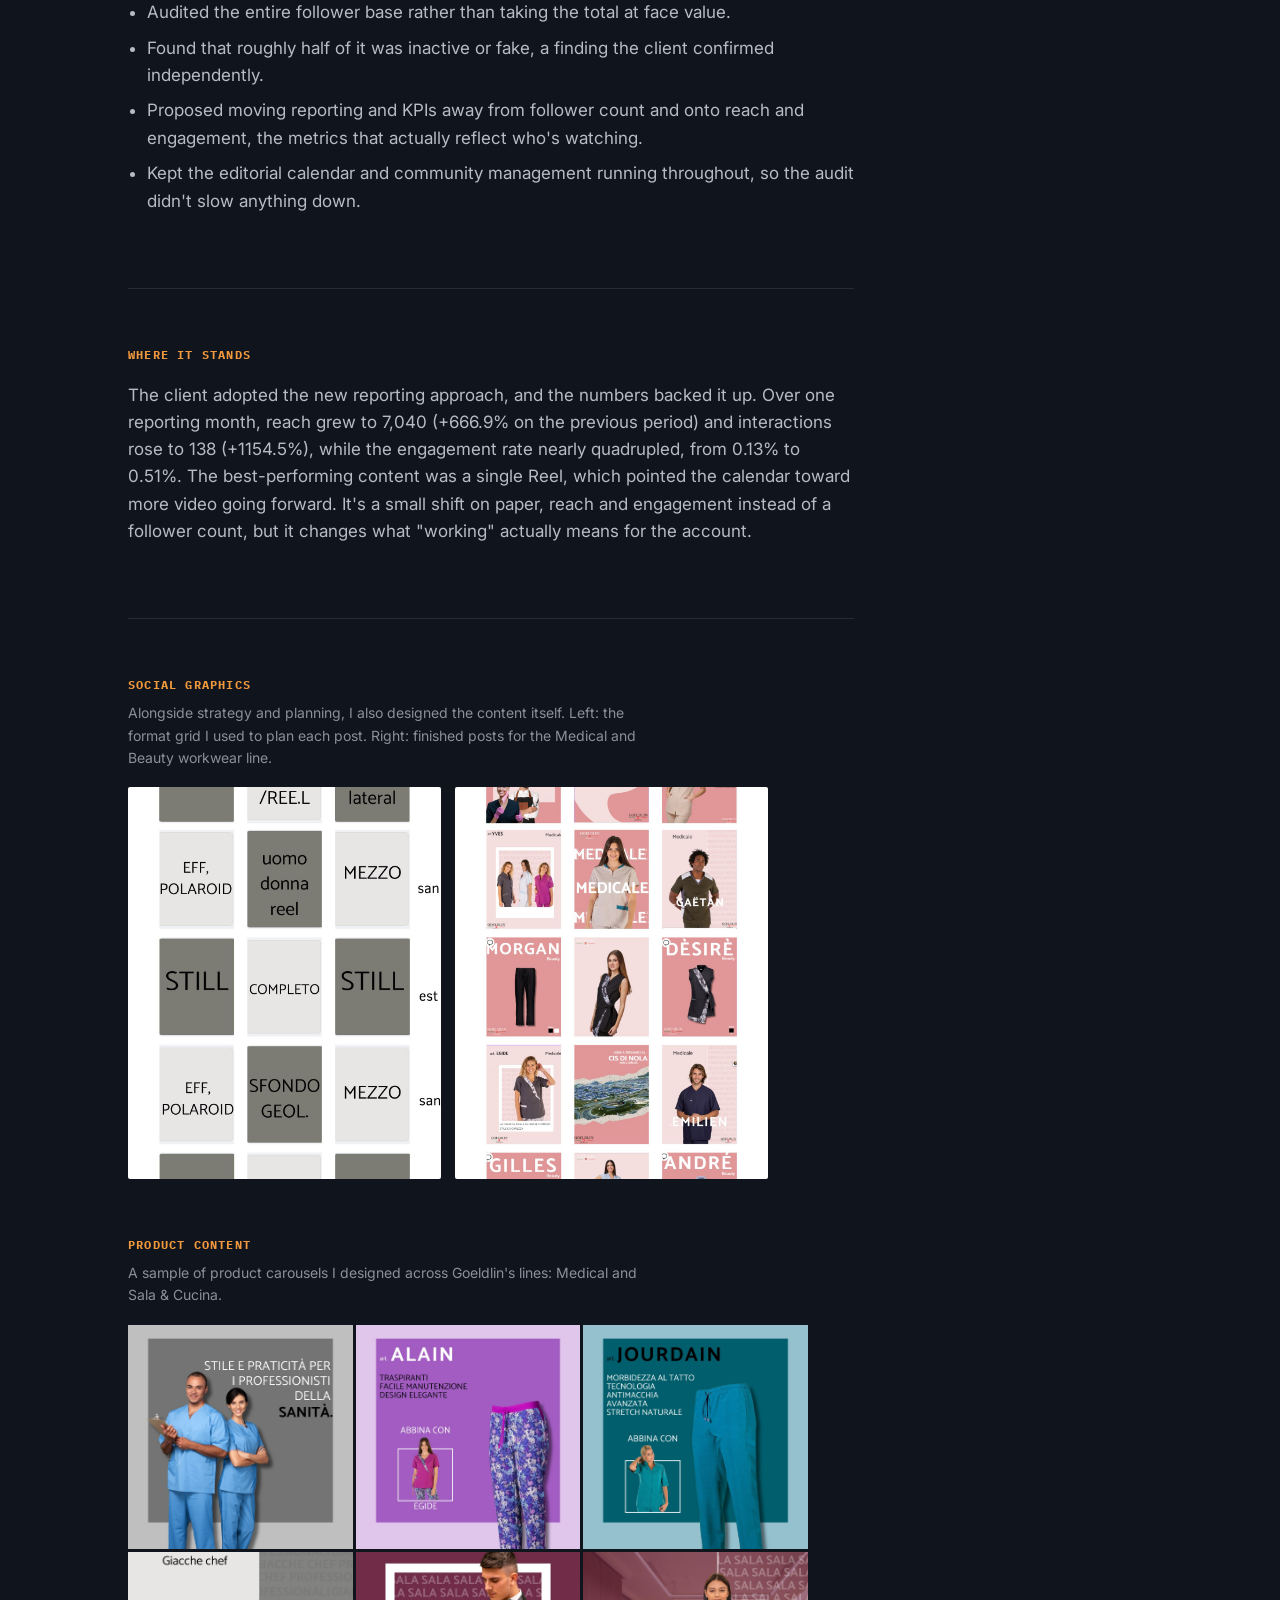
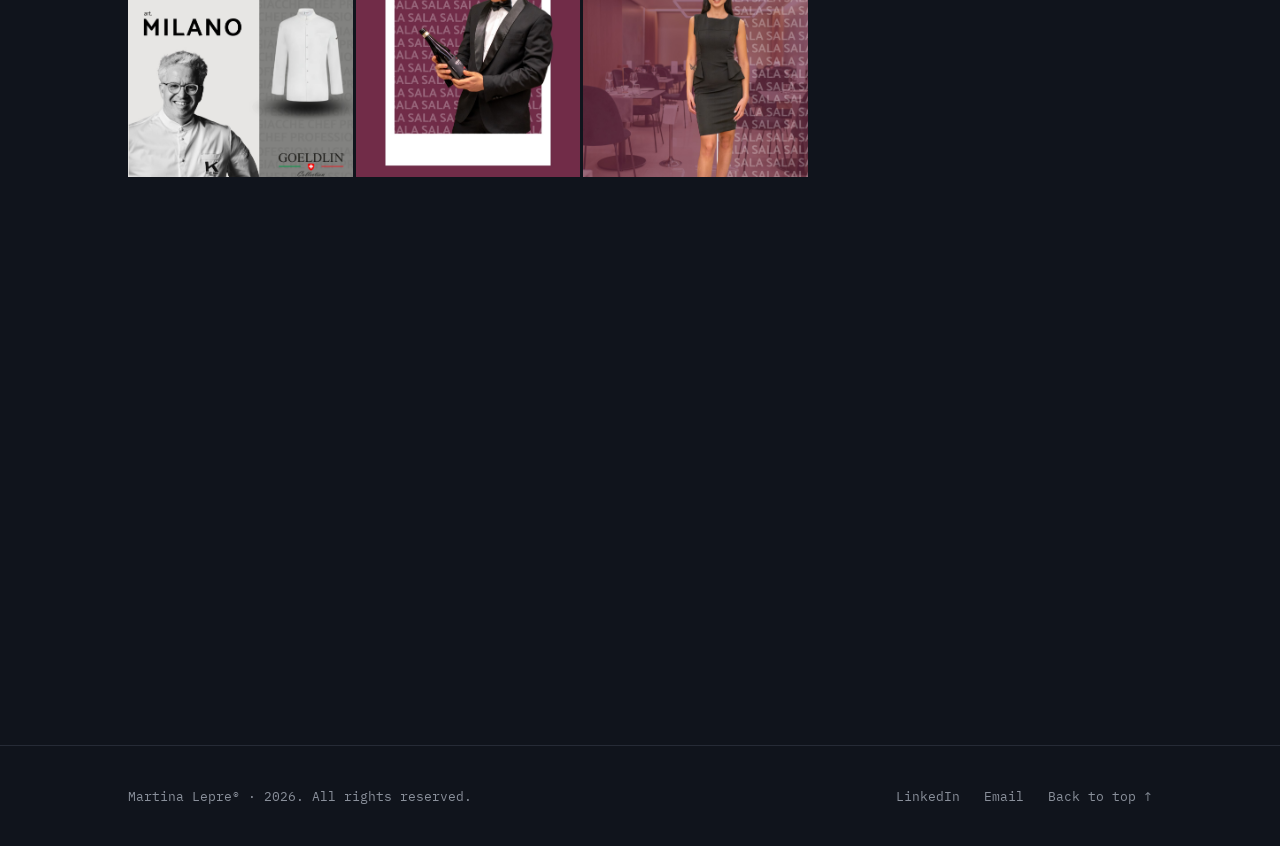
<file: work/goeldlin.html>
<!doctype html>
<html lang="en">
<head>
<meta charset="UTF-8">
<meta name="viewport" content="width=device-width, initial-scale=1">
<title>Goeldlin · Martina Lepre</title>
<meta name="description" content="Case study: auditing the follower base at Goeldlin and shifting reporting from follower count to real reach and engagement.">
<link rel="stylesheet" href="../css/style.css">
</head>
<body>

<nav class="nav" aria-label="Main">
  <div class="container">
      <a href="../index.html" class="nav-name">Martina Lepre</a>
          <ul class="nav-links" id="navLinks">
                <li><a href="../index.html#work">Work</a></li>
                      <li><a href="../index.html#about">About</a></li>
                            <li><a href="../index.html#experience">Experience</a></li>
                                  <li><a href="mailto:martinalepre.smm@gmail.com">Let's connect</a></li>
                                      </ul>
                                          <button class="nav-toggle" aria-expanded="false" aria-controls="navLinks">Menu</button>
                                            </div>
                                            </nav>

                                            <main>
                                              <header class="cs-hero">
                                                  <div class="container">
                                                        <a href="../index.html#work" class="back-link reveal is-visible">
                                                                <svg width="14" height="10" viewBox="0 0 16 10" fill="none"><path d="M5 1L1 5L5 9M1 5H15" stroke="currentColor" stroke-width="1.4"/></svg>
                                                                        Back to work
                                                                              </a>
                                                                                    <p class="eyebrow reveal is-visible" style="margin-top:20px;">Goeldlin · Social Media Manager, In-house</p>
                                                                                          <h1 class="display-xl reveal is-visible" style="margin-top:14px;">When more followers wasn't the win</h1>
                                                                                                <p class="lede reveal is-visible" style="margin-top:20px;">An in-house role at a workwear manufacturer, where the account looked healthy until the data said otherwise.</p>

                                                                                                      <div class="cs-meta reveal is-visible">
                                                                                                              <div>Client: <strong>Goeldlin</strong>, CIS di Nola, Italy</div>
                                                                                                                      <div>Role: <strong>Social Media Manager</strong></div>
                                                                                                                              <div>Timeline: <strong>Oct 2024 – Feb 2025</strong></div>
                                                                                                                                      <div>Channels: <strong>Instagram, Facebook (cross-posted)</strong></div>
                                                                                                                                            </div>
                                                                                                                                                </div>
                                                                                                                                                  </header>
                                                                                                                                                  
                                                                                                                                                    <section>
                                                                                                                                                        <div class="container">
                                                                                                                                                              <div class="cs-block reveal">
                                                                                                                                                                      <h2>Overview</h2>
                                                                                                                                                                              <p>Goeldlin brought me in-house to run its social channels: planning the editorial calendar, publishing day to day and managing the community on Instagram, with content cross-posted to Facebook. This time as part of a company structure, coordinating with internal stakeholders rather than running things solo.</p>
                                                                                                                                                                                    </div>
                                                                                                                                                                                    
                                                                                                                                                                                          <div class="cs-block reveal">
                                                                                                                                                                                                  <h2>The Challenge</h2>
                                                                                                                                                                                                          <p>The follower count looked fine on paper. But numbers on their own don't tell you if an audience is actually there, or just there. Before building a strategy on top of that number, I needed to know what it was actually made of.</p>
                                                                                                                                                                                                                </div>
                                                                                                                                                                                                                
                                                                                                                                                                                                                      <div class="cs-block reveal">
                                                                                                                                                                                                                              <h2>My Role</h2>
                                                                                                                                                                                                                                      <p>I worked within the existing company structure: planning content with internal stakeholders, getting it approved, and owning day-to-day publishing. On the community side, I answered messages that came in through Instagram Messenger.</p>
                                                                                                                                                                                                                                            </div>
                                                                                                                                                                                                                                            
                                                                                                                                                                                                                                                  <div class="cs-block reveal">
                                                                                                                                                                                                                                                          <h2>Process</h2>
                                                                                                                                                                                                                                                                  <ul>
                                                                                                                                                                                                                                                                            <li>Audited the entire follower base rather than taking the total at face value.</li>
                                                                                                                                                                                                                                                                                      <li>Found that roughly half of it was inactive or fake, a finding the client confirmed independently.</li>
                                                                                                                                                                                                                                                                                                <li>Proposed moving reporting and KPIs away from follower count and onto reach and engagement, the metrics that actually reflect who's watching.</li>
                                                                                                                                                                                                                                                                                                          <li>Kept the editorial calendar and community management running throughout, so the audit didn't slow anything down.</li>
                                                                                                                                                                                                                                                                                                                  </ul>
                                                                                                                                                                                                                                                                                                                        </div>
                                                                                                                                                                                                                                                                                                                        
                                                                                                                                                                                                                                                                                                                              <div class="cs-block reveal">
                                                                                                                                                                                                                                                                                                                                      <h2>Where it stands</h2>
                                                                                                                                                                                                                                                                                                                                              <p>The client adopted the new reporting approach, and the numbers backed it up. Over one reporting month, reach grew to 7,040 (+666.9% on the previous period) and interactions rose to 138 (+1154.5%), while the engagement rate nearly quadrupled, from 0.13% to 0.51%. The best-performing content was a single Reel, which pointed the calendar toward more video going forward. It's a small shift on paper, reach and engagement instead of a follower count, but it changes what "working" actually means for the account.</p>
                                                                                                                                                                                                                                                                                                                                                    </div>
                                                                                                                                                                                                                                                                                                                                                    
                                                                                                                                                                                                                                                                                                                                                          <div class="cs-graphics reveal">
                                                                                                                                                                                                                                                                                                                                                                  <h2>Social graphics</h2>
                                                                                                                                                                                                                                                                                                                                                                          <p class="cs-graphics-note">Alongside strategy and planning, I also designed the content itself. Left: the format grid I used to plan each post. Right: finished posts for the Medical and Beauty workwear line.</p>
                                                                                                                                                                                                                                                                                                                                                                                  <div class="cs-graphics-grid">
                                                                                                                                                                                                                                                                                                                                                                                            <img src="../images/goeldlin-photo-3.jpg" alt="Content-format planning grid used to structure Goeldlin's Instagram calendar">
                                                                                                                                                                                                                                                                                                                                                                                                      <img src="../images/goeldlin-photo-4.jpg" alt="Finished Instagram posts for Goeldlin's Medical and Beauty workwear line">
                                                                                                                                                                                                                                                                                                                                                                                                              </div>
                                                                                                                                                                                                                                                                                                                                                                                                                    </div>
                                                                                                                                                                                                                                                                                                                                                                                                                    
                                                                                                                                                                                                                                                                                                                                                                                                                          <div class="cs-graphics reveal">
                                                                                                                                                                                                                                                                                                                                                                                                                                  <h2>Product content</h2>
                                                                                                                                                                                                                                                                                                                                                                                                                                          <p class="cs-graphics-note">A sample of product carousels I designed across Goeldlin's lines: Medical and Sala &amp; Cucina.</p>
                                                                                                                                                                                                                                                                                                                                                                                                                                                  <div class="cs-graphics-editorial">
                                                                                                                                                                                                                                                                                                                                                                                                                                                            <img src="../images/goeldlin-orig-cover.jpg" alt="Goeldlin carousel cover: style and practicality for healthcare professionals">
                                                                                                                                                                                                                                                                                                                                                                                                                                                                      <img src="../images/goeldlin-orig-alain.jpg" alt="Goeldlin Medical line: art. Alain trousers">
                                                                                                                                                                                                                                                                                                                                                                                                                                                                                <img src="../images/goeldlin-orig-jourdain.jpg" alt="Goeldlin Medical line: art. Jourdain trousers">
                                                                                                                                                                                                                                                                                                                                                                                                                                                                                          <img src="../images/goeldlin-orig-giaccachef.jpg" alt="Goeldlin Sala &amp; Cucina line: Milano chef jacket">
                                                                                                                                                                                                                                                                                                                                                                                                                                                                                                    <img src="../images/goeldlin-orig-sala-cameriere.jpg" alt="Goeldlin Sala &amp; Cucina line: waiter uniform">
                                                                                                                                                                                                                                                                                                                                                                                                                                                                                                              <img src="../images/goeldlin-orig-sala-hostess.jpg" alt="Goeldlin Sala &amp; Cucina line: dining-room hostess outfit">
                                                                                                                                                                                                                                                                                                                                                                                                                                                                                                                      </div>
                                                                                                                                                                                                                                                                                                                                                                                                                                                                                                                            </div>
                                                                                                                                                                                                                                                                                                                                                                                                                                                                                                                                </div>
                                                                                                                                                                                                                                                                                                                                                                                                                                                                                                                                  </section>
                                                                                                                                                                                                                                                                                                                                                                                                                                                                                                                                  
                                                                                                                                                                                                                                                                                                                                                                                                                                                                                                                                    <div class="container cs-next reveal">
                                                                                                                                                                                                                                                                                                                                                                                                                                                                                                                                        <p class="eyebrow">Next project</p>
                                                                                                                                                                                                                                                                                                                                                                                                                                                                                                                                            <a href="cno.html" class="display-lg">Editorial care for a healthcare brand →</a>
                                                                                                                                                                                                                                                                                                                                                                                                                                                                                                                                              </div>
                                                                                                                                                                                                                                                                                                                                                                                                                                                                                                                                              </main>
                                                                                                                                                                                                                                                                                                                                                                                                                                                                                                                                              
                                                                                                                                                                                                                                                                                                                                                                                                                                                                                                                                              <footer>
                                                                                                                                                                                                                                                                                                                                                                                                                                                                                                                                                <div class="container footer-row">
                                                                                                                                                                                                                                                                                                                                                                                                                                                                                                                                                    <div>Martina Lepre® · <span data-year>2026</span>. All rights reserved.</div>
                                                                                                                                                                                                                                                                                                                                                                                                                                                                                                                                                        <div class="footer-links">
                                                                                                                                                                                                                                                                                                                                                                                                                                                                                                                                                              <a href="https://www.linkedin.com/in/martina-lepre-69aa9328b/" target="_blank" rel="noopener">LinkedIn</a>
                                                                                                                                                                                                                                                                                                                                                                                                                                                                                                                                                                    <a href="mailto:martinalepre.smm@gmail.com">Email</a>
                                                                                                                                                                                                                                                                                                                                                                                                                                                                                                                                                                          <span class="back-top">Back to top ↑</span>
                                                                                                                                                                                                                                                                                                                                                                                                                                                                                                                                                                              </div>
                                                                                                                                                                                                                                                                                                                                                                                                                                                                                                                                                                                </div>
                                                                                                                                                                                                                                                                                                                                                                                                                                                                                                                                                                                </footer>
                                                                                                                                                                                                                                                                                                                                                                                                                                                                                                                                                                                
                                                                                                                                                                                                                                                                                                                                                                                                                                                                                                                                                                                <script src="../js/main.js"></script>
                                                                                                                                                                                                                                                                                                                                                                                                                                                                                                                                                                                </body>
                                                                                                                                                                                                                                                                                                                                                                                                                                                                                                                                                                                </html>
</file>
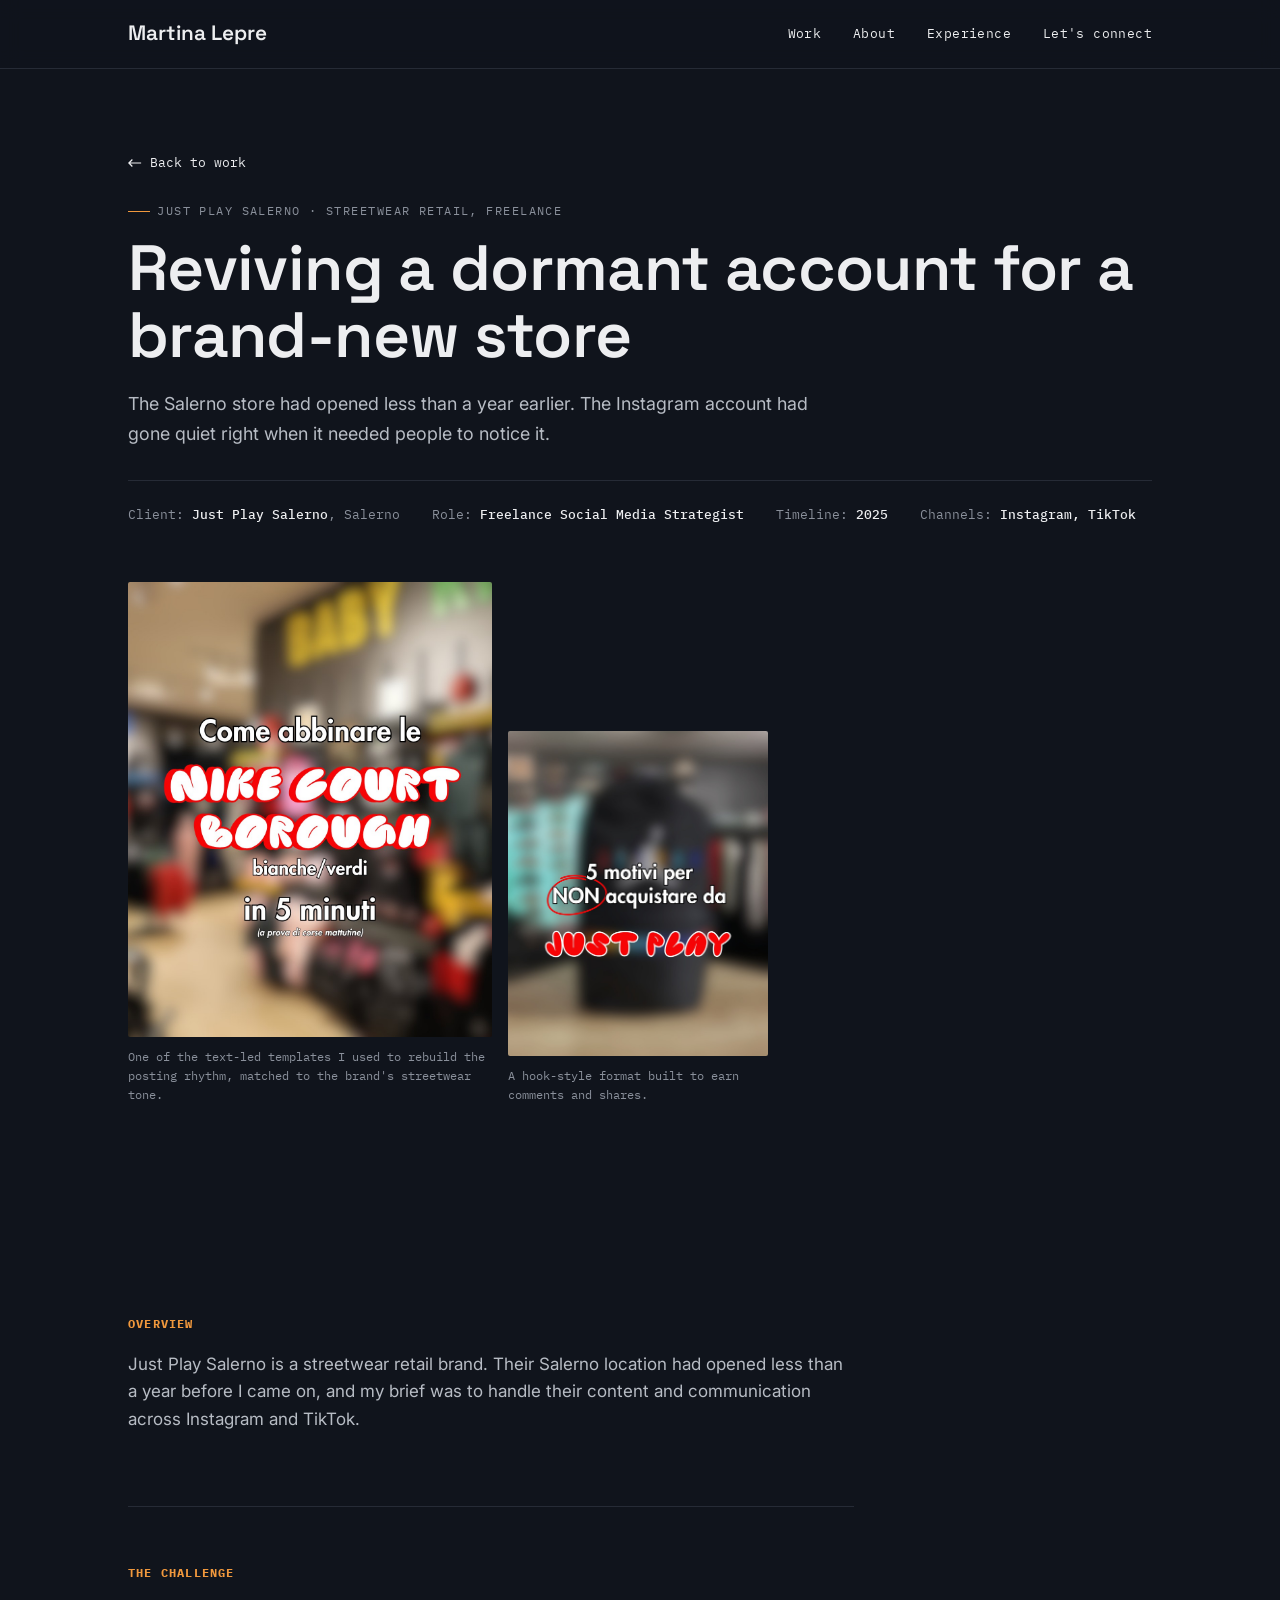
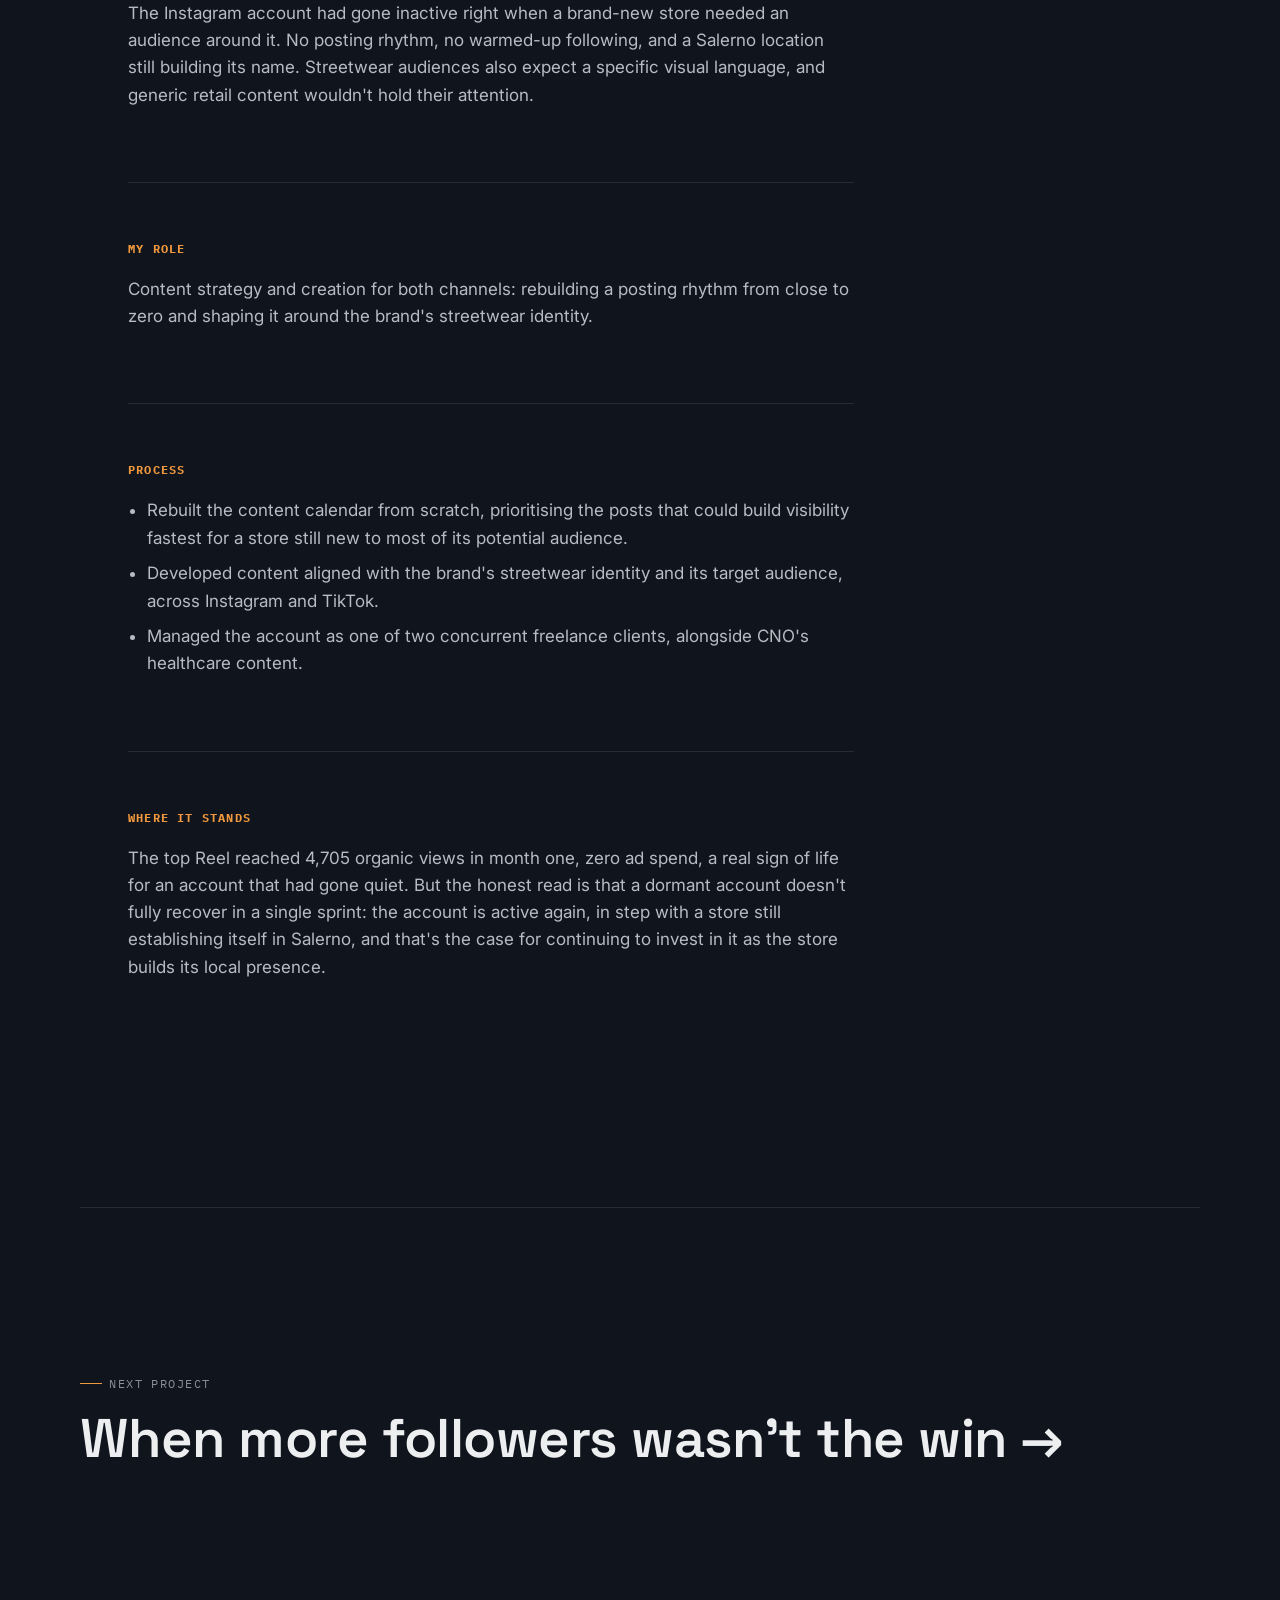
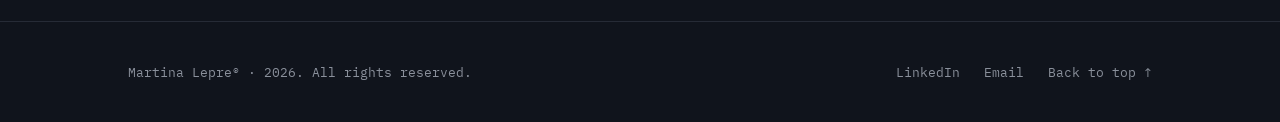
<file: work/just-play-salerno.html>
<!doctype html>
<html lang="en">
<head>
<meta charset="UTF-8">
<meta name="viewport" content="width=device-width, initial-scale=1">
<title>Just Play Salerno · Martina Lepre</title>
<meta name="description" content="Case study: reviving a dormant Instagram account for streetwear retailer Just Play Salerno around a brand-new store in Salerno.">
<link rel="stylesheet" href="../css/style.css">
</head>
<body>

<nav class="nav" aria-label="Main">
  <div class="container">
      <a href="../index.html" class="nav-name">Martina Lepre</a>
          <ul class="nav-links" id="navLinks">
                <li><a href="../index.html#work">Work</a></li>
                      <li><a href="../index.html#about">About</a></li>
                            <li><a href="../index.html#experience">Experience</a></li>
                                  <li><a href="mailto:martinalepre.smm@gmail.com">Let's connect</a></li>
                                      </ul>
                                          <button class="nav-toggle" aria-expanded="false" aria-controls="navLinks">Menu</button>
                                            </div>
                                            </nav>

                                            <main>
                                              <header class="cs-hero">
                                                  <div class="container">
                                                        <a href="../index.html#work" class="back-link reveal is-visible">
                                                                <svg width="14" height="10" viewBox="0 0 16 10" fill="none"><path d="M5 1L1 5L5 9M1 5H15" stroke="currentColor" stroke-width="1.4"/></svg>
                                                                        Back to work
                                                                              </a>
                                                                                    <p class="eyebrow reveal is-visible" style="margin-top:20px;">Just Play Salerno · Streetwear Retail, Freelance</p>
                                                                                          <h1 class="display-xl reveal is-visible" style="margin-top:14px;">Reviving a dormant account for a brand-new store</h1>
                                                                                                <p class="lede reveal is-visible" style="margin-top:20px;">The Salerno store had opened less than a year earlier. The Instagram account had gone quiet right when it needed people to notice it.</p>

                                                                                                      <div class="cs-meta reveal is-visible">
                                                                                                              <div>Client: <strong>Just Play Salerno</strong>, Salerno</div>
                                                                                                                      <div>Role: <strong>Freelance Social Media Strategist</strong></div>
                                                                                                                              <div>Timeline: <strong>2025</strong></div>
                                                                                                                                      <div>Channels: <strong>Instagram, TikTok</strong></div>
                                                                                                                                            </div>
                                                                                                                                                </div>
                                                                                                                                                    <div class="container">
                                                                                                                                                          <div class="cs-duo reveal">
                                                                                                                                                                  <figure>
                                                                                                                                                                            <img src="../images/justplay-graphic-1.jpg" alt="Just Play Salerno graphic: how to style the Nike Court Borough sneakers">
                                                                                                                                                                                      <figcaption>One of the text-led templates I used to rebuild the posting rhythm, matched to the brand's streetwear tone.</figcaption>
                                                                                                                                                                                              </figure>
                                                                                                                                                                                                      <figure>
                                                                                                                                                                                                                <img src="../images/justplay-graphic-2.jpg" alt="Just Play Salerno graphic: 5 reasons not to buy from Just Play, a text-led hook format">
                                                                                                                                                                                                                          <figcaption>A hook-style format built to earn comments and shares.</figcaption>
                                                                                                                                                                                                                                  </figure>
                                                                                                                                                                                                                                        </div>
                                                                                                                                                                                                                                            </div>
                                                                                                                                                                                                                                              </header>
                                                                                                                                                                                                                                              
                                                                                                                                                                                                                                                <section>
                                                                                                                                                                                                                                                    <div class="container">
                                                                                                                                                                                                                                                          <div class="cs-block reveal">
                                                                                                                                                                                                                                                                  <h2>Overview</h2>
                                                                                                                                                                                                                                                                          <p>Just Play Salerno is a streetwear retail brand. Their Salerno location had opened less than a year before I came on, and my brief was to handle their content and communication across Instagram and TikTok.</p>
                                                                                                                                                                                                                                                                                </div>
                                                                                                                                                                                                                                                                                
                                                                                                                                                                                                                                                                                      <div class="cs-block reveal">
                                                                                                                                                                                                                                                                                              <h2>The Challenge</h2>
                                                                                                                                                                                                                                                                                                      <p>The Instagram account had gone inactive right when a brand-new store needed an audience around it. No posting rhythm, no warmed-up following, and a Salerno location still building its name. Streetwear audiences also expect a specific visual language, and generic retail content wouldn't hold their attention.</p>
                                                                                                                                                                                                                                                                                                            </div>
                                                                                                                                                                                                                                                                                                            
                                                                                                                                                                                                                                                                                                                  <div class="cs-block reveal">
                                                                                                                                                                                                                                                                                                                          <h2>My Role</h2>
                                                                                                                                                                                                                                                                                                                                  <p>Content strategy and creation for both channels: rebuilding a posting rhythm from close to zero and shaping it around the brand's streetwear identity.</p>
                                                                                                                                                                                                                                                                                                                                        </div>
                                                                                                                                                                                                                                                                                                                                        
                                                                                                                                                                                                                                                                                                                                              <div class="cs-block reveal">
                                                                                                                                                                                                                                                                                                                                                      <h2>Process</h2>
                                                                                                                                                                                                                                                                                                                                                              <ul>
                                                                                                                                                                                                                                                                                                                                                                        <li>Rebuilt the content calendar from scratch, prioritising the posts that could build visibility fastest for a store still new to most of its potential audience.</li>
                                                                                                                                                                                                                                                                                                                                                                                  <li>Developed content aligned with the brand's streetwear identity and its target audience, across Instagram and TikTok.</li>
                                                                                                                                                                                                                                                                                                                                                                                            <li>Managed the account as one of two concurrent freelance clients, alongside CNO's healthcare content.</li>
                                                                                                                                                                                                                                                                                                                                                                                                    </ul>
                                                                                                                                                                                                                                                                                                                                                                                                          </div>
                                                                                                                                                                                                                                                                                                                                                                                                          
                                                                                                                                                                                                                                                                                                                                                                                                          
                                                                                                                                                                                                                                                                                                                                                                                                                <div class="cs-block reveal">
                                                                                                                                                                                                                                                                                                                                                                                                                        <h2>Where it stands</h2>
                                                                                                                                                                                                                                                                                                                                                                                                                                <p>The top Reel reached 4,705 organic views in month one, zero ad spend, a real sign of life for an account that had gone quiet. But the honest read is that a dormant account doesn't fully recover in a single sprint: the account is active again, in step with a store still establishing itself in Salerno, and that's the case for continuing to invest in it as the store builds its local presence.</p>
                                                                                                                                                                                                                                                                                                                                                                                                                                      </div>
                                                                                                                                                                                                                                                                                                                                                                                                                                      
                                                                                                                                                                                                                                                                                                                                                                                                                                          </div>
                                                                                                                                                                                                                                                                                                                                                                                                                                            </section>
                                                                                                                                                                                                                                                                                                                                                                                                                                            
                                                                                                                                                                                                                                                                                                                                                                                                                                              <div class="container cs-next reveal">
                                                                                                                                                                                                                                                                                                                                                                                                                                                  <p class="eyebrow">Next project</p>
                                                                                                                                                                                                                                                                                                                                                                                                                                                      <a href="goeldlin.html" class="display-lg">When more followers wasn't the win →</a>
                                                                                                                                                                                                                                                                                                                                                                                                                                                        </div>
                                                                                                                                                                                                                                                                                                                                                                                                                                                        </main>
                                                                                                                                                                                                                                                                                                                                                                                                                                                        
                                                                                                                                                                                                                                                                                                                                                                                                                                                        <footer>
                                                                                                                                                                                                                                                                                                                                                                                                                                                          <div class="container footer-row">
                                                                                                                                                                                                                                                                                                                                                                                                                                                              <div>Martina Lepre® · <span data-year>2026</span>. All rights reserved.</div>
                                                                                                                                                                                                                                                                                                                                                                                                                                                                  <div class="footer-links">
                                                                                                                                                                                                                                                                                                                                                                                                                                                                        <a href="https://www.linkedin.com/in/martina-lepre-69aa9328b/" target="_blank" rel="noopener">LinkedIn</a>
                                                                                                                                                                                                                                                                                                                                                                                                                                                                              <a href="mailto:martinalepre.smm@gmail.com">Email</a>
                                                                                                                                                                                                                                                                                                                                                                                                                                                                                    <span class="back-top">Back to top ↑</span>
                                                                                                                                                                                                                                                                                                                                                                                                                                                                                        </div>
                                                                                                                                                                                                                                                                                                                                                                                                                                                                                          </div>
                                                                                                                                                                                                                                                                                                                                                                                                                                                                                          </footer>
                                                                                                                                                                                                                                                                                                                                                                                                                                                                                          
                                                                                                                                                                                                                                                                                                                                                                                                                                                                                          <script src="../js/main.js"></script>
                                                                                                                                                                                                                                                                                                                                                                                                                                                                                          </body>
                                                                                                                                                                                                                                                                                                                                                                                                                                                                                          </html>
</file>
<file: css/style.css>
/* =========================================================
   MARTINA LEPRE — PORTFOLIO
   Token system: Ink / Paper / Signal Coral / Moss / Grey
   Display: Fraunces · Body: Inter · Data/Mono: IBM Plex Mono
   ========================================================= */

@import url('https://fonts.googleapis.com/css2?family=Space+Grotesk:wght@500;600;700&family=Inter:wght@400;500;600&family=IBM+Plex+Mono:wght@400;500&display=swap');

:root{
  --ink:        #EDEEF0;
  --ink-soft:   #B7BCC4;
  --paper:      #10141C;
  --paper-raised: #171C26;
  --coral:      #F0983D;
  --moss:       #F0983D;
  --grey:       #8A909B;
  --line:       #262B36;

  --font-display: 'Space Grotesk', sans-serif;
  --font-body: 'Inter', -apple-system, BlinkMacSystemFont, sans-serif;
  --font-mono: 'IBM Plex Mono', 'Courier New', monospace;

  --container: 1120px;
  --gap-section: clamp(72px, 12vw, 168px);
  --gap-block: clamp(32px, 5vw, 56px);

  --ease: cubic-bezier(.22,.61,.36,1);
  --dur: .7s;
}

@media (prefers-reduced-motion: reduce){
  :root{ --dur: 0s; }
  html{ scroll-behavior: auto !important; }
}

*, *::before, *::after{ box-sizing: border-box; }
html{ scroll-behavior: smooth; }

body{
  margin: 0;
  background: var(--paper);
  color: var(--ink);
  font-family: var(--font-body);
  font-size: 17px;
  line-height: 1.6;
  -webkit-font-smoothing: antialiased;
}

img{ max-width: 100%; display: block; }
a{ color: inherit; text-decoration: none; }

::selection{ background: var(--coral); color: var(--paper-raised); }

.container{
  max-width: var(--container);
  margin: 0 auto;
  padding: 0 clamp(20px, 5vw, 48px);
}

/* -------------------- Typography -------------------- */

.eyebrow{
  font-family: var(--font-mono);
  font-size: 12px;
  letter-spacing: .12em;
  text-transform: uppercase;
  color: var(--grey);
  display: flex;
  align-items: center;
  gap: .6em;
}
.eyebrow::before{
  content: '';
  width: 22px;
  height: 1px;
  background: var(--coral);
  display: inline-block;
}

.display-xl{
  font-family: var(--font-display);
  font-weight: 600;
  font-size: clamp(2.2rem, 5vw, 4rem);
  line-height: 1.05;
  letter-spacing: -.01em;
  margin: 0;
}
.display-lg{
  font-family: var(--font-display);
  font-weight: 600;
  font-size: clamp(2rem, 4.4vw, 3.4rem);
  line-height: 1.08;
  letter-spacing: -.01em;
  margin: 0;
}
.display-md{
  font-family: var(--font-display);
  font-weight: 600;
  font-size: clamp(1.5rem, 2.6vw, 2rem);
  line-height: 1.2;
  margin: 0;
}

.mono-data{
  font-family: var(--font-mono);
  font-size: 13px;
  letter-spacing: .02em;
  color: var(--grey);
}

.lede{
  font-size: clamp(1.05rem, 1.4vw, 1.25rem);
  line-height: 1.65;
  color: var(--ink-soft);
  max-width: 62ch;
}

/* -------------------- Nav -------------------- */

.nav{
  position: sticky;
  top: 0;
  z-index: 40;
  background: rgba(16,20,28,.86);
  backdrop-filter: blur(10px);
  border-bottom: 1px solid var(--line);
}
.nav .container{
  display: flex;
  align-items: center;
  justify-content: space-between;
  height: 68px;
}
.nav-name{
  font-family: var(--font-display);
  font-weight: 600;
  font-size: 1.3rem;
}
.nav-links{
  display: flex;
  gap: 32px;
  list-style: none;
  margin: 0; padding: 0;
  font-family: var(--font-mono);
  font-size: 13px;
  letter-spacing: .03em;
}
.nav-links a{
  position: relative;
  padding-bottom: 3px;
}
.nav-links a::after{
  content:'';
  position:absolute; left:0; right:100%; bottom:0;
  height:1px; background: var(--coral);
  transition: right var(--dur) var(--ease);
}
.nav-links a:hover::after,
.nav-links a:focus-visible::after{ right: 0; }

.nav-toggle{
  display:none;
  background:none; border:none; cursor:pointer;
  font-family: var(--font-mono); font-size: 13px;
  color: var(--ink);
}

/* cadence bar — signature scroll device */
.cadence{
  position: sticky;
  top: 68px;
  z-index: 39;
  height: 3px;
  display: flex;
  gap: 3px;
  padding: 0 clamp(20px,5vw,48px);
  background: var(--paper);
}
.cadence i{
  flex: 1;
  background: var(--line);
  transition: background var(--dur) var(--ease);
}
.cadence i.lit{ background: var(--coral); }

/* -------------------- Hero -------------------- */

.hero{
  position: relative;
  padding-top: clamp(28px, 4vw, 44px);
  padding-bottom: clamp(40px, 5vw, 56px);
  overflow: hidden;
  background:
    radial-gradient(62% 62% at 80% 108%, rgba(240,152,61,.92) 0%, rgba(196,80,48,.62) 30%, rgba(60,32,24,.30) 56%, rgba(18,20,26,0) 78%),
    linear-gradient(180deg,
      #12141A 0%,
      #1C1512 22%,
      #3C2018 42%,
      #A34A28 68%,
      #D4864F 88%,
      #DC9868 100%
    );
}
.hero::after{
  content: '';
  position: absolute;
  inset: 0;
  pointer-events: none;
  opacity: .5;
  mix-blend-mode: overlay;
  background-image: url("data:image/svg+xml;utf8,<svg xmlns='http://www.w3.org/2000/svg' width='160' height='160'><filter id='n'><feTurbulence type='fractalNoise' baseFrequency='0.85' numOctaves='2' stitchTiles='stitch'/><feColorMatrix type='saturate' values='0'/></filter><rect width='100%25' height='100%25' filter='url(%23n)'/></svg>");
}
.hero .container{ position: relative; z-index: 1; }
.hero .spec-label,
.hero .stat-label,
.hero-pill{
  color: rgba(255,255,255,.78);
}
.hero .eyebrow::before{ background: #FFD9A8; }
.hero-divider{ background: rgba(255,255,255,.22); }
.hero-pill{ border-color: rgba(255,255,255,.35); }
.hero-stats{ border-top-color: rgba(255,255,255,.22); }
.hero .eyebrow{ margin-bottom: 20px; }
.hero-tags{
  margin-top: 24px;
  display:flex;
  flex-wrap:wrap;
  gap: 10px 28px;
}
.hero-tags .tag-group{
  font-family: var(--font-mono);
  font-size: 12.5px;
  color: var(--grey);
}
.hero-tags .tag-group b{
  color: var(--ink);
  font-weight: 500;
}
.hero-meta{
  margin-top: 48px;
  display:flex;
  flex-wrap:wrap;
  gap: 28px 40px;
  font-family: var(--font-mono);
  font-size: 13px;
  color: var(--grey);
  border-top: 1px solid var(--line);
  padding-top: 20px;
}
.hero-meta strong{ color: var(--ink); font-weight: 500; }

.hero-divider{
  height: 1px;
  background: var(--line);
  margin: 22px 0 20px;
}

.hero-specs{
  display: grid;
  grid-template-columns: 1fr 1fr;
  gap: 32px;
  max-width: 720px;
}
.spec-label{
  font-family: var(--font-mono);
  font-size: 12px;
  letter-spacing: .1em;
  text-transform: uppercase;
  color: var(--grey);
  margin: 0 0 10px;
}
.spec-value{ margin: 0; color: var(--ink-soft); }
.spec-list{ margin: 0; padding-left: 1.1em; color: var(--ink-soft); }
.spec-list li + li{ margin-top: .35em; }

.hero-pill{
  display: inline-block;
  margin-top: 20px;
  padding: 9px 18px;
  border: 1px solid var(--line);
  border-radius: 999px;
  font-family: var(--font-mono);
  font-size: 12.5px;
  color: var(--ink-soft);
}

.hero-stats{
  display: flex;
  flex-wrap: wrap;
  gap: 40px;
  margin-top: 22px;
  padding-top: 18px;
  border-top: 1px solid var(--line);
}
.stat{ display: flex; flex-direction: column; gap: 6px; }
.stat-num{
  font-family: var(--font-display);
  font-weight: 600;
  font-size: clamp(1.6rem, 3vw, 2.1rem);
  color: var(--ink);
}
.stat-label{
  font-family: var(--font-mono);
  font-size: 12px;
  color: var(--grey);
  max-width: 16ch;
}

@media (max-width: 640px){
  .hero-specs{ grid-template-columns: 1fr; gap: 24px; }
}

/* -------------------- Section scaffolding -------------------- */

section{ padding: var(--gap-section) 0 0; }
section:last-of-type{ padding-bottom: var(--gap-section); }

.section-head{
  display:flex;
  justify-content: space-between;
  align-items: flex-end;
  gap: 24px;
  margin-bottom: var(--gap-block);
  border-bottom: 1px solid var(--line);
  padding-bottom: 20px;
}
.section-count{ font-family: var(--font-mono); font-size: 13px; color: var(--grey); }

.reveal{
  opacity: 0;
  transform: translateY(24px);
  transition: opacity var(--dur) var(--ease), transform var(--dur) var(--ease);
}
.reveal.is-visible{ opacity: 1; transform: translateY(0); }

/* -------------------- Work rows -------------------- */

.work-row{
  display: grid;
  grid-template-columns: 1fr 1fr;
  gap: 40px;
  align-items: center;
  padding: 48px 0;
  border-bottom: 1px solid var(--line);
  text-decoration: none;
  color: inherit;
}
.work-row:last-child{ border-bottom: none; }
.work-row:nth-child(even) .work-visual{ order: 2; }

.work-visual{
  position: relative;
  overflow: hidden;
  border-radius: 2px;
  aspect-ratio: 4/3;
  display: flex;
  align-items: center;
  justify-content: center;
  padding: 14%;
}
.work-visual.on-white{ background: #FFFFFF; }
.work-visual.on-black{ background: #020001; }
.work-logo{
  position: absolute;
  top: 16px;
  left: 16px;
  z-index: 2;
  background: rgba(255,255,255,.94);
  border-radius: 6px;
  padding: 8px 10px;
  display: flex;
  align-items: center;
  box-shadow: 0 4px 14px rgba(0,0,0,.25);
}
.work-logo img{
  height: 22px;
  width: auto;
  max-width: 100px;
  object-fit: contain;
  display: block;
}
.work-visual img{
  width: 100%; height: 100%; object-fit: contain;
  transition: transform 1s var(--ease);
}
.work-row:hover .work-visual img{ transform: scale(1.06); }

.work-index{ font-family: var(--font-mono); font-size: 12px; color: var(--coral); margin-bottom: 10px; display:block; }
.work-cat{ font-family: var(--font-mono); font-size: 12.5px; color: var(--grey); margin-top: 10px; }
.work-location{ font-family: var(--font-mono); font-size: 12.5px; color: var(--coral); margin-top: 4px; display: block; }
.work-title{
  font-family: var(--font-display);
  font-size: clamp(1.5rem, 2.6vw, 2.15rem);
  font-weight: 600;
  margin: 0;
  transition: color var(--dur) var(--ease);
}
.work-row:hover .work-title{ color: var(--coral); }
.work-desc{ margin-top: 12px; color: var(--ink-soft); max-width: 46ch; }
.work-arrow{
  display:inline-flex; align-items:center; gap:8px;
  margin-top: 20px; font-family: var(--font-mono); font-size: 12.5px;
}
.work-arrow svg{ transition: transform var(--dur) var(--ease); }
.work-row:hover .work-arrow svg{ transform: translateX(6px); }

.view-all{
  display:inline-block;
  margin-top: var(--gap-block);
  font-family: var(--font-mono);
  font-size: 13px;
  border-bottom: 1px solid var(--coral);
  padding-bottom: 2px;
}

/* -------------------- About -------------------- */

.about-grid{
  display: grid;
  grid-template-columns: .8fr 1.2fr;
  gap: 56px;
}
.about-quote{
  font-family: var(--font-display);
  font-size: clamp(1.6rem, 2.6vw, 2.1rem);
  line-height: 1.25;
  font-weight: 600;
  position: relative;
}
.about-quote .accent-text{
  color: var(--coral);
  font-style: italic;
}
.about-body p{ color: var(--ink-soft); max-width: 58ch; }
.about-body p + p{ margin-top: 1.1em; }

.beyond{
  margin-top: var(--gap-block);
  padding-top: var(--gap-block);
  border-top: 1px solid var(--line);
}
.slot{
  border: 1px dashed var(--grey);
  border-radius: 2px;
  padding: 22px 24px;
  margin-top: 16px;
  background: rgba(255,255,255,.03);
}
.slot .slot-label{
  font-family: var(--font-mono);
  font-size: 11px;
  letter-spacing: .08em;
  text-transform: uppercase;
  color: var(--coral);
  display:block;
  margin-bottom: 8px;
}
.slot p{ color: var(--grey); font-style: italic; margin: 0; }

/* -------------------- Experience -------------------- */

.exp-row{
  display: grid;
  grid-template-columns: 160px 1fr;
  gap: 32px;
  padding: 32px 0;
  border-bottom: 1px solid var(--line);
}
.exp-row:last-child{ border-bottom: none; }
.exp-dates{ font-family: var(--font-mono); font-size: 13px; color: var(--grey); padding-top: 4px; }
.exp-role{ font-family: var(--font-display); font-size: 1.3rem; font-weight: 600; margin: 0 0 4px; }
.exp-org{ font-family: var(--font-mono); font-size: 13px; color: var(--moss); margin-bottom: 12px; }
.exp-desc{ color: var(--ink-soft); max-width: 60ch; }

/* -------------------- Tools -------------------- */

.tools-list{
  display:flex; flex-wrap:wrap; gap: 12px;
}
.tool-chip{
  font-family: var(--font-mono);
  font-size: 13px;
  padding: 8px 14px;
  border: 1px solid var(--line);
  border-radius: 2px;
  color: var(--ink-soft);
}

/* -------------------- CTA -------------------- */

.cta{
  text-align: left;
}
.cta-link{
  display:inline-block;
  font-family: var(--font-display);
  font-weight: 600;
  font-size: clamp(2rem, 6vw, 4.2rem);
  line-height: 1.05;
  border-bottom: 2px solid var(--coral);
  padding-bottom: .05em;
  transition: color var(--dur) var(--ease);
}
.cta-link:hover{ color: var(--coral); }
.cta-sub{ margin-top: 24px; color: var(--grey); font-family: var(--font-mono); font-size: 13px; }

/* -------------------- Footer -------------------- */

footer{
  border-top: 1px solid var(--line);
  padding: 40px 0;
}
.footer-row{
  display:flex; justify-content: space-between; align-items:center;
  flex-wrap: wrap; gap: 16px;
  font-family: var(--font-mono); font-size: 12.5px; color: var(--grey);
}
.footer-links{ display:flex; gap: 24px; }
.footer-links a:hover{ color: var(--coral); }
.back-top{ cursor: pointer; }

/* -------------------- Case study page -------------------- */

.cs-hero{ padding-top: clamp(48px,8vw,80px); }
.cs-meta{
  display:flex; flex-wrap:wrap; gap: 32px;
  margin-top: 32px; padding-top: 24px; border-top:1px solid var(--line);
  font-family: var(--font-mono); font-size: 13px; color: var(--grey);
}
.cs-meta strong{ color: var(--ink); font-weight:500; }
.cs-cover{
  margin-top: var(--gap-block);
  border-radius: 2px;
  background: var(--paper-raised);
  display: flex;
  align-items: center;
  justify-content: center;
}
.cs-cover img{
  width: 100%;
  height: auto;
  display: block;
}
.cs-intro-logo{
  margin-top: var(--gap-block);
  width: 220px;
  max-width: 50%;
  aspect-ratio: 4/3;
  border-radius: 2px;
  display: flex;
  align-items: center;
  justify-content: center;
  padding: 16%;
}
.cs-intro-logo.on-white{ background: #FFFFFF; }
.cs-intro-logo.on-black{ background: #020001; }
.cs-intro-logo img{
  width: 100%;
  height: 100%;
  object-fit: contain;
  display: block;
}
.cs-block{
  max-width: 66ch;
  padding: var(--gap-block) 0;
  border-bottom: 1px solid var(--line);
}
.cs-block:last-of-type{ border-bottom: none; }
.cs-block h2{
  font-family: var(--font-mono);
  font-size: 12px; letter-spacing: .1em; text-transform: uppercase;
  color: var(--coral); margin: 0 0 18px;
}
.cs-block p{ color: var(--ink-soft); }
.cs-block p + p{ margin-top: 1.1em; }
.cs-block ul{ color: var(--ink-soft); padding-left: 1.1em; }
.cs-block li + li{ margin-top: .5em; }

.cs-gallery{
  display: grid;
  grid-template-columns: 1fr 1fr;
  gap: 16px;
  align-items: start;
}
.cs-gallery img{
  width: 100%;
  height: auto;
  background: var(--paper-raised);
  border-radius: 2px;
  display: block;
}
.cs-graphics{
  margin-top: var(--gap-block);
}
.cs-graphics h2{
  font-family: var(--font-mono);
  font-size: 12px; letter-spacing: .1em; text-transform: uppercase;
  color: var(--coral); margin: 0 0 8px;
}
.cs-graphics .cs-graphics-note{
  color: var(--grey);
  font-size: 14px;
  margin: 0 0 18px;
  max-width: 60ch;
}
.cs-graphics-grid{
  display: grid;
  grid-template-columns: repeat(auto-fit, minmax(150px, 1fr));
  gap: 14px;
  max-width: 640px;
}
.cs-graphics-grid img{
  width: 100%;
  height: auto;
  aspect-ratio: 4/5;
  object-fit: cover;
  border-radius: 2px;
  background: var(--paper-raised);
}
@media (max-width: 480px){
  .cs-graphics-grid{ max-width: 100%; }
}
@media (max-width: 640px){
  .cs-gallery{ grid-template-columns: 1fr 1fr; gap: 10px; }
}

/* -- Case study — editorial visual system (feature / duo / masonry) -- */

.cs-feature{
  margin-top: var(--gap-block);
}
.cs-feature img{
  display: block;
  width: 100%;
  max-width: 400px;
  margin: 0 auto;
  border-radius: 2px;
  background: var(--paper-raised);
}
.cs-feature-cap{
  margin: 14px auto 0;
  max-width: 400px;
  text-align: center;
  font-family: var(--font-mono);
  font-size: 12.5px;
  color: var(--grey);
}

.cs-duo{
  margin-top: var(--gap-block);
  max-width: 640px;
  display: grid;
  grid-template-columns: 1.4fr 1fr;
  gap: 16px;
  align-items: end;
}
.cs-duo.duo-reverse{ grid-template-columns: 1fr 1.4fr; }
.cs-duo figure{ margin: 0; }
.cs-duo img{
  width: 100%; height: auto; display: block;
  border-radius: 2px; background: var(--paper-raised);
}
.cs-duo figcaption{
  margin-top: 10px;
  font-family: var(--font-mono);
  font-size: 12px;
  color: var(--grey);
}
@media (max-width: 640px){
  .cs-duo, .cs-duo.duo-reverse{ grid-template-columns: 1fr; }
  .cs-duo figure:last-child{ max-width: 70%; margin: 0 auto; }
}

.cs-graphics-editorial{
  max-width: 680px;
  display: grid;
  grid-template-columns: repeat(3, 1fr);
  gap: 3px;
}
.cs-graphics-editorial img{
  width: 100%;
  aspect-ratio: 1/1;
  object-fit: cover;
  background: var(--paper-raised);
  display: block;
  margin: 0;
}
@media (max-width: 420px){
  .cs-graphics-editorial{ grid-template-columns: repeat(3, 1fr); gap: 2px; }
}

.cs-next{
  padding: var(--gap-section) 0;
  border-top: 1px solid var(--line);
}
.cs-next .eyebrow{ margin-bottom: 16px; }

.back-link{
  display:inline-flex; align-items:center; gap:8px;
  font-family: var(--font-mono); font-size: 13px;
  margin-bottom: 8px;
}

/* -------------------- Responsive -------------------- */

@media (max-width: 860px){
  .about-grid{ grid-template-columns: 1fr; gap: 28px; }
  .work-row{ grid-template-columns: 1fr; }
  .work-row:nth-child(even) .work-visual{ order: 0; }
  .exp-row{ grid-template-columns: 1fr; gap: 8px; }
}

@media (max-width: 640px){
  .nav-links{
    position: fixed; inset: 68px 0 auto 0;
    flex-direction: column;
    background: var(--paper);
    padding: 24px clamp(20px,5vw,48px);
    border-bottom: 1px solid var(--line);
    gap: 18px;
    transform: translateY(-8px);
    opacity: 0;
    pointer-events: none;
    transition: opacity var(--dur) var(--ease), transform var(--dur) var(--ease);
  }
  .nav-links.open{ opacity: 1; transform: translateY(0); pointer-events: auto; }
  .nav-toggle{ display: block; }
  .cadence{ top: 68px; }
}
</file>
